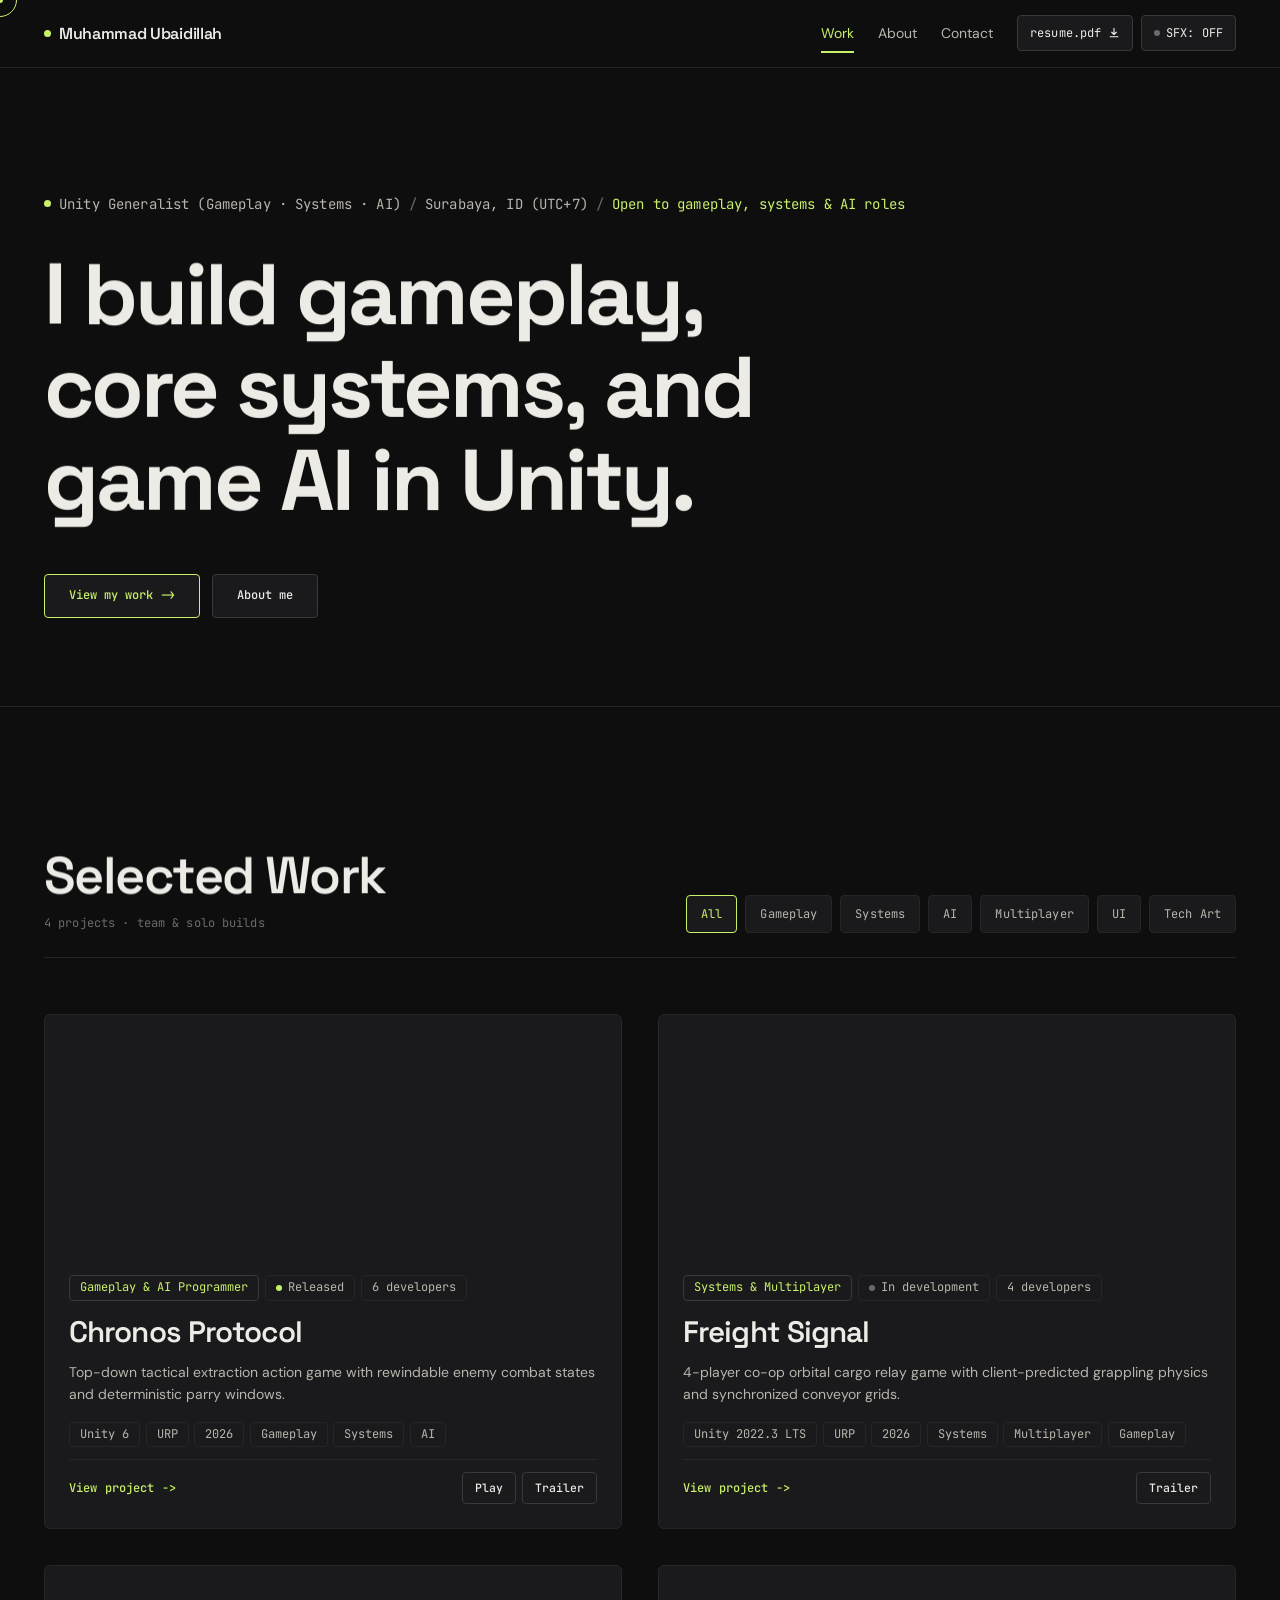
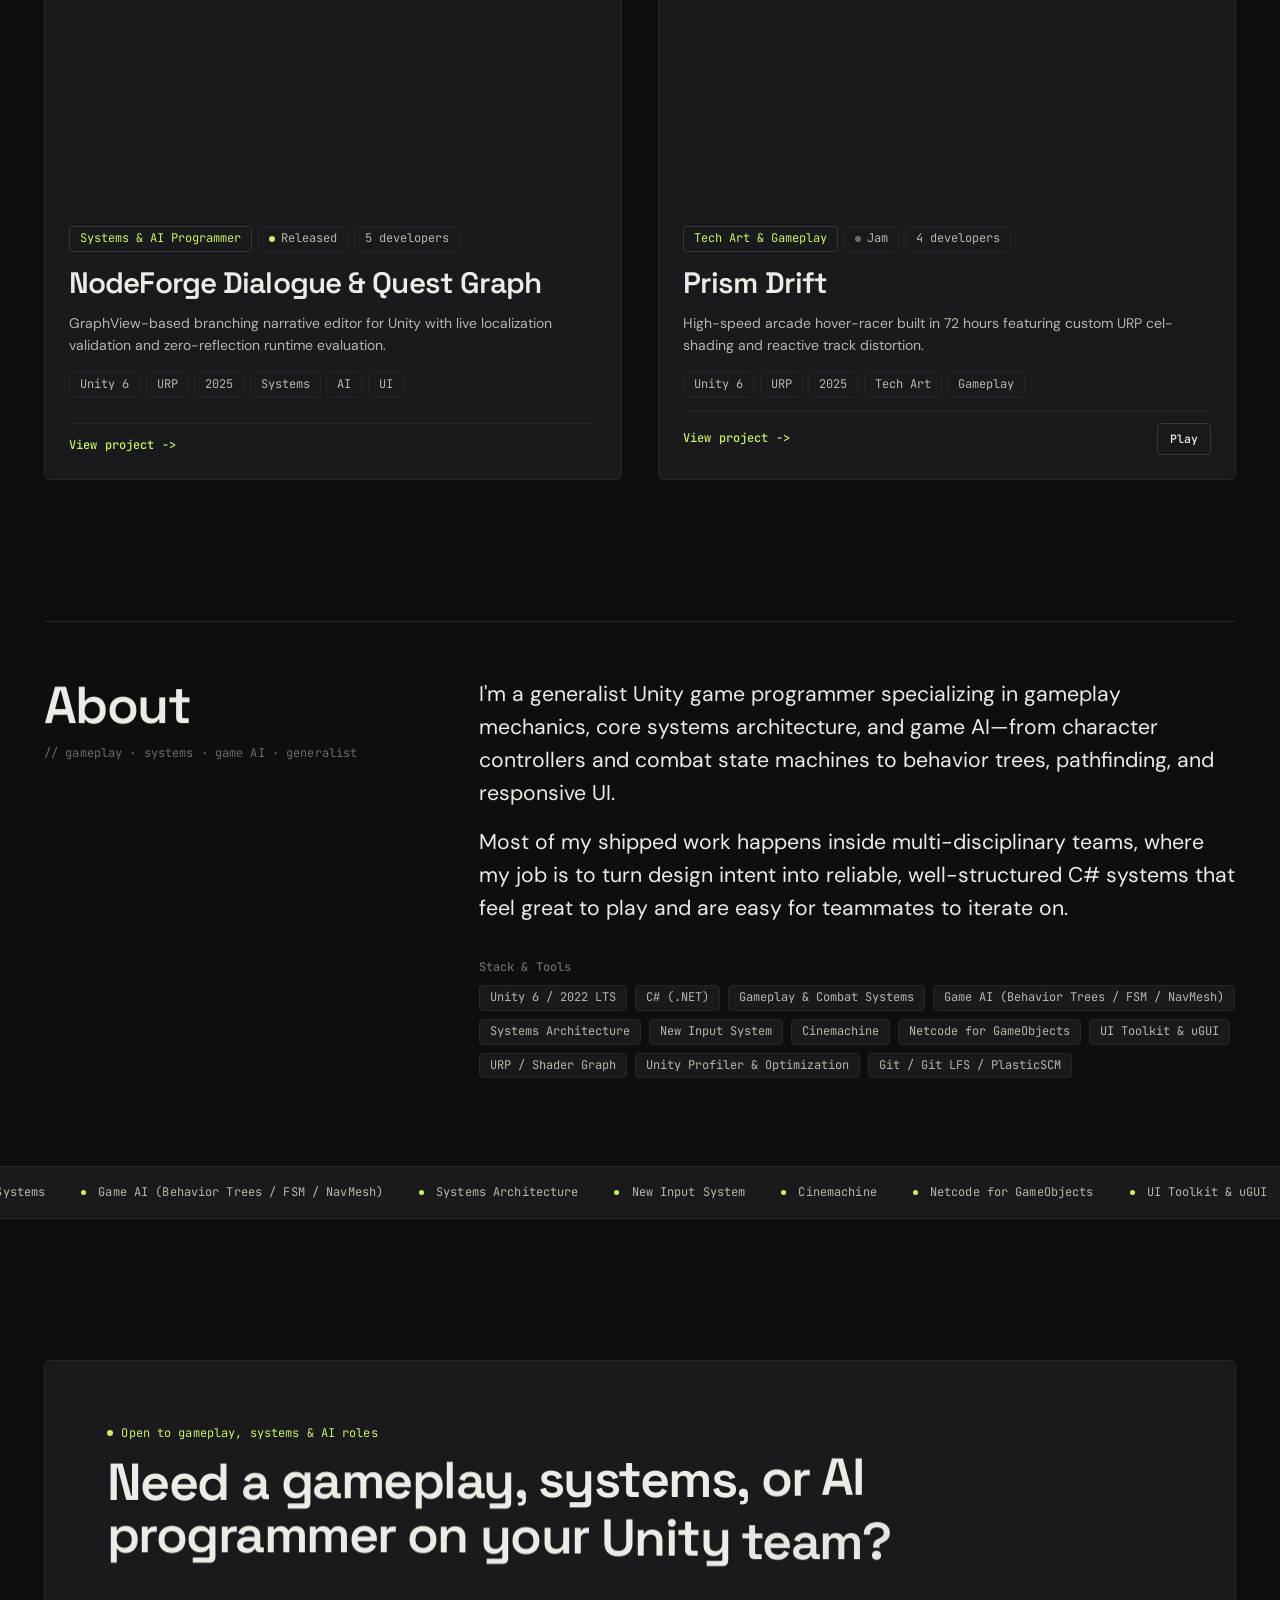
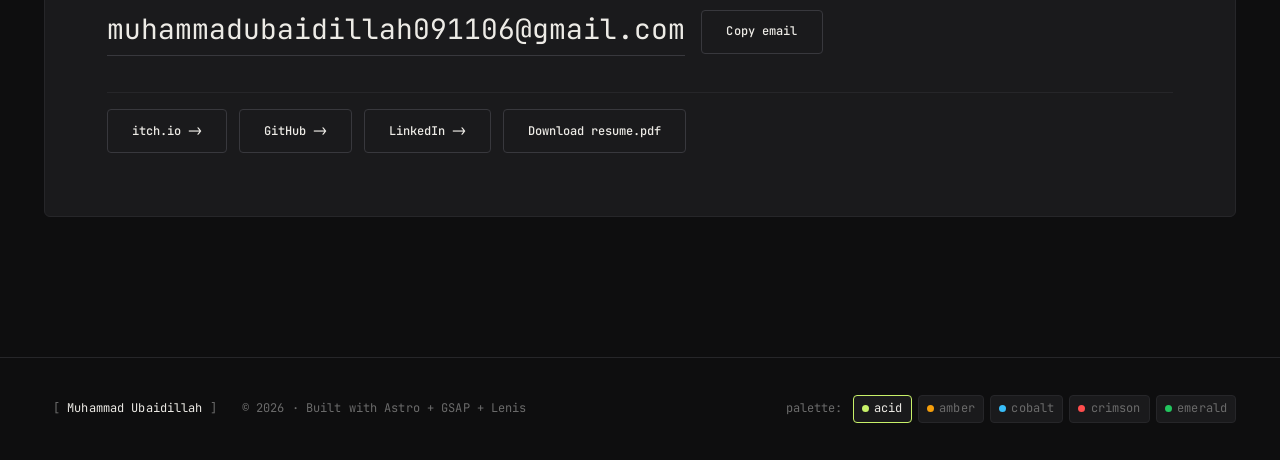
<file: index.html>
<!DOCTYPE html><html lang="en" data-theme="acid"> <head><meta charset="UTF-8"><meta name="viewport" content="width=device-width, initial-scale=1.0"><link rel="icon" type="image/svg+xml" href="/favicon.svg"><link rel="canonical" href="https://muhubaid-09.github.io/"><title>Muhammad Ubaidillah — Unity Gameplay, Systems &amp; AI Programmer</title><meta name="description" content="I build gameplay, core systems, and game AI in Unity."><!-- Open Graph / Social --><meta property="og:type" content="website"><meta property="og:url" content="https://muhubaid-09.github.io/"><meta property="og:title" content="Muhammad Ubaidillah — Unity Gameplay, Systems &#38; AI Programmer"><meta property="og:description" content="I build gameplay, core systems, and game AI in Unity."><meta property="og:image" content="/media/placeholders/hero-chronos.svg"><meta name="twitter:card" content="summary_large_image"><meta name="twitter:title" content="Muhammad Ubaidillah — Unity Gameplay, Systems &#38; AI Programmer"><meta name="twitter:description" content="I build gameplay, core systems, and game AI in Unity."><meta name="twitter:image" content="/media/placeholders/hero-chronos.svg"><!-- Google Fonts: Space Grotesk, DM Sans, JetBrains Mono (display=swap) --><link rel="preconnect" href="https://fonts.googleapis.com"><link rel="preconnect" href="https://fonts.gstatic.com" crossorigin><link href="https://fonts.googleapis.com/css2?family=DM+Sans:ital,opsz,wght@0,9..40,400;0,9..40,500;1,9..40,400&family=JetBrains+Mono:wght@400;500&family=Space+Grotesk:wght@500;600;700&display=swap" rel="stylesheet"><!-- Restore persisted color palette immediately to prevent flash --><script>
      (function () {
        try {
          var saved = localStorage.getItem('portfolio-theme');
          if (saved) document.documentElement.setAttribute('data-theme', saved);
        } catch (e) {}
      })();
    </script><meta name="astro-view-transitions-enabled" content="true"><meta name="astro-view-transitions-fallback" content="animate"><script type="module" src="/_astro/ClientRouter.astro_astro_type_script_index_0_lang.CbpIL6Cv.js"></script><link rel="stylesheet" href="/_astro/_slug_.DnzIb_zN.css">
<link rel="stylesheet" href="/_astro/index.B3Rw3OJc.css"><style>[data-astro-transition-scope="astro-3k55nfqt-1"] { view-transition-name: project-media-chronos-protocol; }@layer astro { ::view-transition-old(project-media-chronos-protocol) { 
	animation-duration: 180ms;
	animation-timing-function: cubic-bezier(0.76, 0, 0.24, 1);
	animation-fill-mode: both;
	animation-name: astroFadeOut; }::view-transition-new(project-media-chronos-protocol) { 
	animation-duration: 180ms;
	animation-timing-function: cubic-bezier(0.76, 0, 0.24, 1);
	animation-fill-mode: both;
	animation-name: astroFadeIn; }[data-astro-transition=back]::view-transition-old(project-media-chronos-protocol) { 
	animation-duration: 180ms;
	animation-timing-function: cubic-bezier(0.76, 0, 0.24, 1);
	animation-fill-mode: both;
	animation-name: astroFadeOut; }[data-astro-transition=back]::view-transition-new(project-media-chronos-protocol) { 
	animation-duration: 180ms;
	animation-timing-function: cubic-bezier(0.76, 0, 0.24, 1);
	animation-fill-mode: both;
	animation-name: astroFadeIn; } }[data-astro-transition-fallback="old"] [data-astro-transition-scope="astro-3k55nfqt-1"],
			[data-astro-transition-fallback="old"][data-astro-transition-scope="astro-3k55nfqt-1"] { 
	animation-duration: 180ms;
	animation-timing-function: cubic-bezier(0.76, 0, 0.24, 1);
	animation-fill-mode: both;
	animation-name: astroFadeOut; }[data-astro-transition-fallback="new"] [data-astro-transition-scope="astro-3k55nfqt-1"],
			[data-astro-transition-fallback="new"][data-astro-transition-scope="astro-3k55nfqt-1"] { 
	animation-duration: 180ms;
	animation-timing-function: cubic-bezier(0.76, 0, 0.24, 1);
	animation-fill-mode: both;
	animation-name: astroFadeIn; }[data-astro-transition=back][data-astro-transition-fallback="old"] [data-astro-transition-scope="astro-3k55nfqt-1"],
			[data-astro-transition=back][data-astro-transition-fallback="old"][data-astro-transition-scope="astro-3k55nfqt-1"] { 
	animation-duration: 180ms;
	animation-timing-function: cubic-bezier(0.76, 0, 0.24, 1);
	animation-fill-mode: both;
	animation-name: astroFadeOut; }[data-astro-transition=back][data-astro-transition-fallback="new"] [data-astro-transition-scope="astro-3k55nfqt-1"],
			[data-astro-transition=back][data-astro-transition-fallback="new"][data-astro-transition-scope="astro-3k55nfqt-1"] { 
	animation-duration: 180ms;
	animation-timing-function: cubic-bezier(0.76, 0, 0.24, 1);
	animation-fill-mode: both;
	animation-name: astroFadeIn; }</style><style>[data-astro-transition-scope="astro-3k55nfqt-2"] { view-transition-name: project-media-freight-signal-coop; }@layer astro { ::view-transition-old(project-media-freight-signal-coop) { 
	animation-duration: 180ms;
	animation-timing-function: cubic-bezier(0.76, 0, 0.24, 1);
	animation-fill-mode: both;
	animation-name: astroFadeOut; }::view-transition-new(project-media-freight-signal-coop) { 
	animation-duration: 180ms;
	animation-timing-function: cubic-bezier(0.76, 0, 0.24, 1);
	animation-fill-mode: both;
	animation-name: astroFadeIn; }[data-astro-transition=back]::view-transition-old(project-media-freight-signal-coop) { 
	animation-duration: 180ms;
	animation-timing-function: cubic-bezier(0.76, 0, 0.24, 1);
	animation-fill-mode: both;
	animation-name: astroFadeOut; }[data-astro-transition=back]::view-transition-new(project-media-freight-signal-coop) { 
	animation-duration: 180ms;
	animation-timing-function: cubic-bezier(0.76, 0, 0.24, 1);
	animation-fill-mode: both;
	animation-name: astroFadeIn; } }[data-astro-transition-fallback="old"] [data-astro-transition-scope="astro-3k55nfqt-2"],
			[data-astro-transition-fallback="old"][data-astro-transition-scope="astro-3k55nfqt-2"] { 
	animation-duration: 180ms;
	animation-timing-function: cubic-bezier(0.76, 0, 0.24, 1);
	animation-fill-mode: both;
	animation-name: astroFadeOut; }[data-astro-transition-fallback="new"] [data-astro-transition-scope="astro-3k55nfqt-2"],
			[data-astro-transition-fallback="new"][data-astro-transition-scope="astro-3k55nfqt-2"] { 
	animation-duration: 180ms;
	animation-timing-function: cubic-bezier(0.76, 0, 0.24, 1);
	animation-fill-mode: both;
	animation-name: astroFadeIn; }[data-astro-transition=back][data-astro-transition-fallback="old"] [data-astro-transition-scope="astro-3k55nfqt-2"],
			[data-astro-transition=back][data-astro-transition-fallback="old"][data-astro-transition-scope="astro-3k55nfqt-2"] { 
	animation-duration: 180ms;
	animation-timing-function: cubic-bezier(0.76, 0, 0.24, 1);
	animation-fill-mode: both;
	animation-name: astroFadeOut; }[data-astro-transition=back][data-astro-transition-fallback="new"] [data-astro-transition-scope="astro-3k55nfqt-2"],
			[data-astro-transition=back][data-astro-transition-fallback="new"][data-astro-transition-scope="astro-3k55nfqt-2"] { 
	animation-duration: 180ms;
	animation-timing-function: cubic-bezier(0.76, 0, 0.24, 1);
	animation-fill-mode: both;
	animation-name: astroFadeIn; }</style><style>[data-astro-transition-scope="astro-3k55nfqt-3"] { view-transition-name: project-media-nodeforge-dialogue-graph; }@layer astro { ::view-transition-old(project-media-nodeforge-dialogue-graph) { 
	animation-duration: 180ms;
	animation-timing-function: cubic-bezier(0.76, 0, 0.24, 1);
	animation-fill-mode: both;
	animation-name: astroFadeOut; }::view-transition-new(project-media-nodeforge-dialogue-graph) { 
	animation-duration: 180ms;
	animation-timing-function: cubic-bezier(0.76, 0, 0.24, 1);
	animation-fill-mode: both;
	animation-name: astroFadeIn; }[data-astro-transition=back]::view-transition-old(project-media-nodeforge-dialogue-graph) { 
	animation-duration: 180ms;
	animation-timing-function: cubic-bezier(0.76, 0, 0.24, 1);
	animation-fill-mode: both;
	animation-name: astroFadeOut; }[data-astro-transition=back]::view-transition-new(project-media-nodeforge-dialogue-graph) { 
	animation-duration: 180ms;
	animation-timing-function: cubic-bezier(0.76, 0, 0.24, 1);
	animation-fill-mode: both;
	animation-name: astroFadeIn; } }[data-astro-transition-fallback="old"] [data-astro-transition-scope="astro-3k55nfqt-3"],
			[data-astro-transition-fallback="old"][data-astro-transition-scope="astro-3k55nfqt-3"] { 
	animation-duration: 180ms;
	animation-timing-function: cubic-bezier(0.76, 0, 0.24, 1);
	animation-fill-mode: both;
	animation-name: astroFadeOut; }[data-astro-transition-fallback="new"] [data-astro-transition-scope="astro-3k55nfqt-3"],
			[data-astro-transition-fallback="new"][data-astro-transition-scope="astro-3k55nfqt-3"] { 
	animation-duration: 180ms;
	animation-timing-function: cubic-bezier(0.76, 0, 0.24, 1);
	animation-fill-mode: both;
	animation-name: astroFadeIn; }[data-astro-transition=back][data-astro-transition-fallback="old"] [data-astro-transition-scope="astro-3k55nfqt-3"],
			[data-astro-transition=back][data-astro-transition-fallback="old"][data-astro-transition-scope="astro-3k55nfqt-3"] { 
	animation-duration: 180ms;
	animation-timing-function: cubic-bezier(0.76, 0, 0.24, 1);
	animation-fill-mode: both;
	animation-name: astroFadeOut; }[data-astro-transition=back][data-astro-transition-fallback="new"] [data-astro-transition-scope="astro-3k55nfqt-3"],
			[data-astro-transition=back][data-astro-transition-fallback="new"][data-astro-transition-scope="astro-3k55nfqt-3"] { 
	animation-duration: 180ms;
	animation-timing-function: cubic-bezier(0.76, 0, 0.24, 1);
	animation-fill-mode: both;
	animation-name: astroFadeIn; }</style><style>[data-astro-transition-scope="astro-3k55nfqt-4"] { view-transition-name: project-media-prism-drift-jam; }@layer astro { ::view-transition-old(project-media-prism-drift-jam) { 
	animation-duration: 180ms;
	animation-timing-function: cubic-bezier(0.76, 0, 0.24, 1);
	animation-fill-mode: both;
	animation-name: astroFadeOut; }::view-transition-new(project-media-prism-drift-jam) { 
	animation-duration: 180ms;
	animation-timing-function: cubic-bezier(0.76, 0, 0.24, 1);
	animation-fill-mode: both;
	animation-name: astroFadeIn; }[data-astro-transition=back]::view-transition-old(project-media-prism-drift-jam) { 
	animation-duration: 180ms;
	animation-timing-function: cubic-bezier(0.76, 0, 0.24, 1);
	animation-fill-mode: both;
	animation-name: astroFadeOut; }[data-astro-transition=back]::view-transition-new(project-media-prism-drift-jam) { 
	animation-duration: 180ms;
	animation-timing-function: cubic-bezier(0.76, 0, 0.24, 1);
	animation-fill-mode: both;
	animation-name: astroFadeIn; } }[data-astro-transition-fallback="old"] [data-astro-transition-scope="astro-3k55nfqt-4"],
			[data-astro-transition-fallback="old"][data-astro-transition-scope="astro-3k55nfqt-4"] { 
	animation-duration: 180ms;
	animation-timing-function: cubic-bezier(0.76, 0, 0.24, 1);
	animation-fill-mode: both;
	animation-name: astroFadeOut; }[data-astro-transition-fallback="new"] [data-astro-transition-scope="astro-3k55nfqt-4"],
			[data-astro-transition-fallback="new"][data-astro-transition-scope="astro-3k55nfqt-4"] { 
	animation-duration: 180ms;
	animation-timing-function: cubic-bezier(0.76, 0, 0.24, 1);
	animation-fill-mode: both;
	animation-name: astroFadeIn; }[data-astro-transition=back][data-astro-transition-fallback="old"] [data-astro-transition-scope="astro-3k55nfqt-4"],
			[data-astro-transition=back][data-astro-transition-fallback="old"][data-astro-transition-scope="astro-3k55nfqt-4"] { 
	animation-duration: 180ms;
	animation-timing-function: cubic-bezier(0.76, 0, 0.24, 1);
	animation-fill-mode: both;
	animation-name: astroFadeOut; }[data-astro-transition=back][data-astro-transition-fallback="new"] [data-astro-transition-scope="astro-3k55nfqt-4"],
			[data-astro-transition=back][data-astro-transition-fallback="new"][data-astro-transition-scope="astro-3k55nfqt-4"] { 
	animation-duration: 180ms;
	animation-timing-function: cubic-bezier(0.76, 0, 0.24, 1);
	animation-fill-mode: both;
	animation-name: astroFadeIn; }</style></head> <body> <a class="skip-link" href="#main-content">Skip to main content</a> <!-- First-Visit Boot Screen & Persistent Custom Cursor --> <div class="boot-screen" id="boot-screen" aria-hidden="true" data-astro-cid-fko75tte> <div class="boot-screen__terminal mono" data-astro-cid-fko75tte> <p class="boot-line" id="boot-line-1" data-astro-cid-fko75tte>&gt; booting portfolio.exe</p> <p class="boot-line" id="boot-line-2" data-astro-cid-fko75tte>&gt; loading assets [<span id="boot-bar" data-astro-cid-fko75tte>----------</span>]</p> <p class="boot-line boot-line--ready" id="boot-line-3" data-astro-cid-fko75tte>&gt; ready</p> </div> </div> <!-- Self-contained, fail-safe inline boot script (never blocks the screen) --> <script>
  (function () {
    var bootEl = document.getElementById('boot-screen');
    if (!bootEl) return;

    function dismissImmediately() {
      bootEl.style.display = 'none';
      bootEl.remove();
    }

    try {
      var reduced = window.matchMedia('(prefers-reduced-motion: reduce)').matches;
      var alreadyBooted = sessionStorage.getItem('portfolio-booted') === '1';

      if (reduced || alreadyBooted) {
        dismissImmediately();
        return;
      }

      sessionStorage.setItem('portfolio-booted', '1');
    } catch (e) {}

    // Allow clicking anywhere on the boot screen to skip immediately
    bootEl.addEventListener('click', dismissImmediately);

    // Hard fail-safe: guarantee removal within 1.45s no matter what
    var hardFallback = setTimeout(dismissImmediately, 1450);

    var barEl = document.getElementById('boot-bar');
    var line2 = document.getElementById('boot-line-2');
    var line3 = document.getElementById('boot-line-3');

    if (line2) line2.style.opacity = '0';
    if (line3) line3.style.opacity = '0';

    var steps = ['###-------', '######----', '##########'];

    setTimeout(function () {
      if (line2) line2.style.opacity = '1';
    }, 100);

    steps.forEach(function (step, idx) {
      setTimeout(function () {
        if (barEl) barEl.textContent = step;
      }, 220 + idx * 140);
    });

    setTimeout(function () {
      if (line3) line3.style.opacity = '1';
    }, 680);

    setTimeout(function () {
      bootEl.classList.add('is-wiping');
    }, 820);

    setTimeout(function () {
      clearTimeout(hardFallback);
      dismissImmediately();
    }, 1350);
  })();
</script>  <div class="custom-cursor" id="custom-cursor" aria-hidden="true" data-astro-transition-persist="astro-4adv5l3q-5"> <div class="custom-cursor__dot" id="custom-cursor-dot"></div> <div class="custom-cursor__ring" id="custom-cursor-ring"> <span class="custom-cursor__label mono" id="custom-cursor-label"></span> </div> </div>  <!-- Top 2px Scroll Progress Bar (driven by ScrollTrigger in Phase 3) --> <div class="scroll-progress-track" aria-hidden="true"> <div class="scroll-progress-bar" id="scroll-progress-bar"></div> </div> <header class="site-header" id="site-header" data-astro-cid-dmqpwcec> <div class="container nav-inner" data-astro-cid-dmqpwcec> <!-- Left: Developer Name --> <a href="/" class="nav-brand" data-magnetic data-scramble="Muhammad Ubaidillah" data-astro-cid-dmqpwcec> <span class="nav-brand__dot" aria-hidden="true" data-astro-cid-dmqpwcec></span> <span class="nav-brand__text" data-astro-cid-dmqpwcec>Muhammad Ubaidillah</span> </a> <!-- Right: Links, Resume download, Sound toggle --> <nav class="nav-right" aria-label="Primary" data-astro-cid-dmqpwcec> <ul class="nav-links" id="nav-links" data-astro-cid-dmqpwcec> <li data-astro-cid-dmqpwcec> <a href="/#work" class="nav-link is-active" data-nav-key="work" data-magnetic data-scramble="Work" data-astro-cid-dmqpwcec>
Work
</a> </li> <li data-astro-cid-dmqpwcec> <a href="/#about" class="nav-link" data-nav-key="about" data-magnetic data-scramble="About" data-astro-cid-dmqpwcec>
About
</a> </li>  <li data-astro-cid-dmqpwcec> <a href="/#contact" class="nav-link" data-nav-key="contact" data-magnetic data-scramble="Contact" data-astro-cid-dmqpwcec>
Contact
</a> </li> </ul> <div class="nav-actions" data-astro-cid-dmqpwcec> <!-- Resume download button (mono "resume.pdf") --> <a href="/resume.pdf" download="resume.pdf" target="_blank" rel="noopener" class="nav-resume mono" data-magnetic aria-label="Download Resume PDF" data-astro-cid-dmqpwcec> <span data-astro-cid-dmqpwcec>resume.pdf</span> <svg width="12" height="12" viewBox="0 0 16 16" fill="none" aria-hidden="true" data-astro-cid-dmqpwcec> <path d="M8 2v8m0 0L5 7m3 3l3-3M3 13h10" stroke="currentColor" stroke-width="1.5" stroke-linecap="square" data-astro-cid-dmqpwcec></path> </svg> </a> <!-- Sound Toggle (OFF by default) --> <button type="button" class="nav-sound mono" id="sound-toggle" aria-pressed="false" aria-label="Toggle UI sound effects (currently off)" data-magnetic data-astro-cid-dmqpwcec> <span class="nav-sound__dot" aria-hidden="true" data-astro-cid-dmqpwcec></span> <span class="nav-sound__label" id="sound-toggle-label" data-astro-cid-dmqpwcec>SFX: OFF</span> </button> </div> </nav> </div> </header>  <div id="page-shake-wrapper"> <main id="main-content">  <section class="hero" id="top" aria-labelledby="hero-heading" data-astro-cid-bbe6dxrz> <div class="container hero-inner" data-astro-cid-bbe6dxrz> <!-- Mono Line: Unity / [location] / [availability] --> <p class="hero-meta mono" data-reveal data-astro-cid-bbe6dxrz> <!-- REPLACE: Update engine, location, and availability in src/data/site.ts --> <span class="hero-meta__dot" aria-hidden="true" data-astro-cid-bbe6dxrz></span> <span data-astro-cid-bbe6dxrz>Unity Generalist (Gameplay · Systems · AI)</span> <span class="hero-meta__sep" aria-hidden="true" data-astro-cid-bbe6dxrz>/</span> <span data-astro-cid-bbe6dxrz>Surabaya, ID (UTC+7)</span> <span class="hero-meta__sep" aria-hidden="true" data-astro-cid-bbe6dxrz>/</span> <span class="hero-meta__avail" data-astro-cid-bbe6dxrz>Open to gameplay, systems &amp; AI roles</span> </p> <!-- Huge Left-Aligned Pitch --> <h1 id="hero-heading" class="hero-pitch" data-split-heading data-astro-cid-bbe6dxrz> <!-- REPLACE: Update your one-line pitch in src/data/site.ts --> I build gameplay, core systems, and game AI in Unity. </h1> <!-- Clean Hero Shortcuts fitting the editorial dark-minimal design system --> <div class="hero-actions" data-reveal data-astro-cid-bbe6dxrz> <a href="#work" class="btn btn--primary" data-magnetic data-astro-cid-bbe6dxrz> <span data-astro-cid-bbe6dxrz>View my work</span> <span aria-hidden="true" data-astro-cid-bbe6dxrz>-&gt;</span> </a> <a href="#about" class="btn" data-magnetic data-astro-cid-bbe6dxrz> <span data-astro-cid-bbe6dxrz>About me</span> </a> </div> </div> </section>  <section class="work-section" id="work" aria-labelledby="work-heading" data-astro-cid-cam3p5ks> <div class="container" data-astro-cid-cam3p5ks> <div class="work-header" data-astro-cid-cam3p5ks> <div data-astro-cid-cam3p5ks> <h2 id="work-heading" class="work-title" data-split-heading data-astro-cid-cam3p5ks>Selected Work</h2> <p class="work-subtitle mono" data-astro-cid-cam3p5ks> 4 projects · team & solo builds
</p> </div> <!-- Filter Chips: All / Gameplay / Tools / UI / Multiplayer / Tech Art --> <div class="filter-bar" role="toolbar" aria-label="Filter projects by discipline" data-astro-cid-cam3p5ks> <button type="button" class="filter-chip mono is-active" data-filter-chip="all" aria-pressed="true" data-magnetic data-astro-cid-cam3p5ks>
All
</button> <button type="button" class="filter-chip mono" data-filter-chip="gameplay" aria-pressed="false" data-magnetic data-astro-cid-cam3p5ks> Gameplay </button><button type="button" class="filter-chip mono" data-filter-chip="systems" aria-pressed="false" data-magnetic data-astro-cid-cam3p5ks> Systems </button><button type="button" class="filter-chip mono" data-filter-chip="ai" aria-pressed="false" data-magnetic data-astro-cid-cam3p5ks> AI </button><button type="button" class="filter-chip mono" data-filter-chip="multiplayer" aria-pressed="false" data-magnetic data-astro-cid-cam3p5ks> Multiplayer </button><button type="button" class="filter-chip mono" data-filter-chip="ui" aria-pressed="false" data-magnetic data-astro-cid-cam3p5ks> UI </button><button type="button" class="filter-chip mono" data-filter-chip="tech art" aria-pressed="false" data-magnetic data-astro-cid-cam3p5ks> Tech Art </button> </div> </div> <!-- Vertical Alternating List --> <div class="work-list" id="work-list" data-astro-cid-cam3p5ks> <article class="project-card" data-project-card data-reveal data-slug="chronos-protocol" data-filters="Gameplay,Systems,AI" data-href="/work/chronos-protocol" data-popover-side="right" data-astro-cid-mspuyifq> <!-- Media Frame (Shared-Element Transition Target, compact 16:9 thumbnail) --> <div class="project-card__media-col" data-astro-cid-mspuyifq> <a href="/work/chronos-protocol" class="project-card__media-link" data-cursor="VIEW" aria-label="View Chronos Protocol case study" data-astro-cid-mspuyifq> <div class="project-card__media-frame" data-parallax-frame data-astro-cid-mspuyifq data-astro-transition-scope="astro-3k55nfqt-1"> <img src="/media/placeholders/hero-chronos.svg" alt="Chronos Protocol preview" loading="lazy" decoding="async" width="640" height="360" class="project-card__media" data-parallax-media data-astro-cid-mspuyifq> </div> </a> </div> <!-- Info Column --> <div class="project-card__body" data-astro-cid-mspuyifq> <!-- Top Meta: Role Badge + Status Tag (with accent dot for Released) --> <div class="project-card__badges" data-astro-cid-mspuyifq> <span class="tag tag--accent" data-card-chip data-astro-cid-mspuyifq>Gameplay &amp; AI Programmer</span> <span class="tag" data-card-chip data-astro-cid-mspuyifq> <span class="status-dot status-dot--released" aria-hidden="true" data-astro-cid-mspuyifq></span> <span data-astro-cid-mspuyifq>Released</span> </span> <span class="tag" data-card-chip data-astro-cid-mspuyifq>6 developers</span> </div> <!-- Title & Hook --> <h3 class="project-card__title" data-astro-cid-mspuyifq> <a href="/work/chronos-protocol" class="project-card__main-link" data-cursor="VIEW" data-astro-cid-mspuyifq> Chronos Protocol </a> </h3> <p class="project-card__hook" data-astro-cid-mspuyifq>Top-down tactical extraction action game with rewindable enemy combat states and deterministic parry windows.</p> <!-- Mono Technical Tags: Unity version, Render pipeline, Year, Filters --> <ul class="project-card__tags" aria-label="Technical specs" data-astro-cid-mspuyifq> <li class="tag" data-card-chip data-astro-cid-mspuyifq>Unity 6</li> <li class="tag" data-card-chip data-astro-cid-mspuyifq>URP</li> <li class="tag" data-card-chip data-astro-cid-mspuyifq>2026</li> <li class="tag" data-card-chip data-astro-cid-mspuyifq>Gameplay</li><li class="tag" data-card-chip data-astro-cid-mspuyifq>Systems</li><li class="tag" data-card-chip data-astro-cid-mspuyifq>AI</li> </ul> <!-- Footer Actions: View project -> plus separate Play and Trailer buttons --> <div class="project-card__actions" data-astro-cid-mspuyifq> <a href="/work/chronos-protocol" class="project-card__view mono" data-cursor="VIEW" data-astro-cid-mspuyifq>
View project -&gt;
</a> <div class="project-card__secondary-actions" data-astro-cid-mspuyifq> <a href="https://username.itch.io/chronos-protocol" target="_blank" rel="noopener noreferrer" class="btn project-card__action-btn" data-cursor="PLAY" data-stop-card-nav data-magnetic data-astro-cid-mspuyifq>
Play
</a> <button type="button" class="btn project-card__action-btn" data-trailer-btn data-trailer-url="https://www.youtube.com/embed/dQw4w9WgXcQ" data-trailer-title="Chronos Protocol — Trailer" data-stop-card-nav data-magnetic data-astro-cid-mspuyifq>
Trailer
</button> </div> </div> </div> <!-- itch.io-Style Hover Description Popover (Shows My Role + What I Did + Screenshots) --> <aside class="itch-popover itch-popover--right" aria-hidden="true" data-astro-cid-mspuyifq> <div class="itch-popover__arrow" data-astro-cid-mspuyifq></div> <div class="itch-popover__head" data-astro-cid-mspuyifq> <h4 class="itch-popover__title" data-astro-cid-mspuyifq>Chronos Protocol</h4> <p class="mono itch-popover__role" data-astro-cid-mspuyifq>Lead Gameplay &amp; Combat Systems Programmer</p> </div> <p class="itch-popover__summary" data-astro-cid-mspuyifq>Owned the player character controller, melee/ranged combat state machine, and the frame-ring buffer that allows players to rewind enemy positions by 3 seconds without desyncing physics or hitboxes.</p> <div class="itch-popover__what" data-astro-cid-mspuyifq> <span class="mono itch-popover__sublabel" data-astro-cid-mspuyifq>What I did:</span> <ul class="itch-popover__list" data-astro-cid-mspuyifq> <li data-astro-cid-mspuyifq>Built a sub-stepped kinematic 2.5D character controller with 110ms input buffering and ledge-snap forgiveness.</li><li data-astro-cid-mspuyifq>Implemented a zero-allocation circular state buffer recording 180 ticks of transform, velocity, and animator hashes per enemy.</li><li data-astro-cid-mspuyifq>Created a custom Unity Editor Timeline track for combat designers to author hitbox active frames, cancel windows, and camera impulse shakes visually.</li> </ul> </div> <div class="itch-popover__shots" data-astro-cid-mspuyifq> <img src="/media/placeholders/gal-chronos-1.svg" alt="Combat rewind debug gizmos showing 3-second trajectory trail" loading="lazy" decoding="async" width="320" height="180" data-astro-cid-mspuyifq><img src="/media/placeholders/gal-chronos-2.svg" alt="Custom Unity Editor window for authoring hitbox active frames" loading="lazy" decoding="async" width="320" height="180" data-astro-cid-mspuyifq> </div> <a href="/work/chronos-protocol" class="btn itch-popover__cta" tabindex="-1" data-astro-cid-mspuyifq> <span data-astro-cid-mspuyifq>Full breakdown</span> <span aria-hidden="true" data-astro-cid-mspuyifq>-&gt;</span> </a> </aside> </article> <article class="project-card" data-project-card data-reveal data-slug="freight-signal-coop" data-filters="Systems,Multiplayer,Gameplay" data-href="/work/freight-signal-coop" data-popover-side="left" data-astro-cid-mspuyifq> <!-- Media Frame (Shared-Element Transition Target, compact 16:9 thumbnail) --> <div class="project-card__media-col" data-astro-cid-mspuyifq> <a href="/work/freight-signal-coop" class="project-card__media-link" data-cursor="VIEW" aria-label="View Freight Signal case study" data-astro-cid-mspuyifq> <div class="project-card__media-frame" data-parallax-frame data-astro-cid-mspuyifq data-astro-transition-scope="astro-3k55nfqt-2"> <img src="/media/placeholders/hero-freight.svg" alt="Freight Signal preview" loading="lazy" decoding="async" width="640" height="360" class="project-card__media" data-parallax-media data-astro-cid-mspuyifq> </div> </a> </div> <!-- Info Column --> <div class="project-card__body" data-astro-cid-mspuyifq> <!-- Top Meta: Role Badge + Status Tag (with accent dot for Released) --> <div class="project-card__badges" data-astro-cid-mspuyifq> <span class="tag tag--accent" data-card-chip data-astro-cid-mspuyifq>Systems &amp; Multiplayer</span> <span class="tag" data-card-chip data-astro-cid-mspuyifq> <span class="status-dot" aria-hidden="true" data-astro-cid-mspuyifq></span> <span data-astro-cid-mspuyifq>In development</span> </span> <span class="tag" data-card-chip data-astro-cid-mspuyifq>4 developers</span> </div> <!-- Title & Hook --> <h3 class="project-card__title" data-astro-cid-mspuyifq> <a href="/work/freight-signal-coop" class="project-card__main-link" data-cursor="VIEW" data-astro-cid-mspuyifq> Freight Signal </a> </h3> <p class="project-card__hook" data-astro-cid-mspuyifq>4-player co-op orbital cargo relay game with client-predicted grappling physics and synchronized conveyor grids.</p> <!-- Mono Technical Tags: Unity version, Render pipeline, Year, Filters --> <ul class="project-card__tags" aria-label="Technical specs" data-astro-cid-mspuyifq> <li class="tag" data-card-chip data-astro-cid-mspuyifq>Unity 2022.3 LTS</li> <li class="tag" data-card-chip data-astro-cid-mspuyifq>URP</li> <li class="tag" data-card-chip data-astro-cid-mspuyifq>2026</li> <li class="tag" data-card-chip data-astro-cid-mspuyifq>Systems</li><li class="tag" data-card-chip data-astro-cid-mspuyifq>Multiplayer</li><li class="tag" data-card-chip data-astro-cid-mspuyifq>Gameplay</li> </ul> <!-- Footer Actions: View project -> plus separate Play and Trailer buttons --> <div class="project-card__actions" data-astro-cid-mspuyifq> <a href="/work/freight-signal-coop" class="project-card__view mono" data-cursor="VIEW" data-astro-cid-mspuyifq>
View project -&gt;
</a> <div class="project-card__secondary-actions" data-astro-cid-mspuyifq>  <button type="button" class="btn project-card__action-btn" data-trailer-btn data-trailer-url="https://www.youtube.com/embed/dQw4w9WgXcQ" data-trailer-title="Freight Signal — Trailer" data-stop-card-nav data-magnetic data-astro-cid-mspuyifq>
Trailer
</button> </div> </div> </div> <!-- itch.io-Style Hover Description Popover (Shows My Role + What I Did + Screenshots) --> <aside class="itch-popover itch-popover--left" aria-hidden="true" data-astro-cid-mspuyifq> <div class="itch-popover__arrow" data-astro-cid-mspuyifq></div> <div class="itch-popover__head" data-astro-cid-mspuyifq> <h4 class="itch-popover__title" data-astro-cid-mspuyifq>Freight Signal</h4> <p class="mono itch-popover__role" data-astro-cid-mspuyifq>Network &amp; Gameplay Programmer</p> </div> <p class="itch-popover__summary" data-astro-cid-mspuyifq>Architected the tick-based authority loop using Netcode for GameObjects, ensuring smooth cargo throwing, tether physics, and conveyor belt handoffs up to 160ms round-trip latency.</p> <div class="itch-popover__what" data-astro-cid-mspuyifq> <span class="mono itch-popover__sublabel" data-astro-cid-mspuyifq>What I did:</span> <ul class="itch-popover__list" data-astro-cid-mspuyifq> <li data-astro-cid-mspuyifq>Implemented client-side prediction and server reconciliation for player movement and magnetic cargo tethers.</li><li data-astro-cid-mspuyifq>Built a deterministic tick-driven conveyor grid where 200+ crates move in lockstep by syncing only seed ticks and switch bitmasks.</li><li data-astro-cid-mspuyifq>Designed an in-game ping and radial comms wheel with world-space screen-clamped markers.</li> </ul> </div> <div class="itch-popover__shots" data-astro-cid-mspuyifq> <img src="/media/placeholders/gal-freight-1.svg" alt="Split-screen ParrelSync debug test at 150ms simulated latency" loading="lazy" decoding="async" width="320" height="180" data-astro-cid-mspuyifq><img src="/media/placeholders/gal-freight-2.svg" alt="Conveyor grid bitmask overlay in Scene view" loading="lazy" decoding="async" width="320" height="180" data-astro-cid-mspuyifq> </div> <a href="/work/freight-signal-coop" class="btn itch-popover__cta" tabindex="-1" data-astro-cid-mspuyifq> <span data-astro-cid-mspuyifq>Full breakdown</span> <span aria-hidden="true" data-astro-cid-mspuyifq>-&gt;</span> </a> </aside> </article> <article class="project-card" data-project-card data-reveal data-slug="nodeforge-dialogue-graph" data-filters="Systems,AI,UI" data-href="/work/nodeforge-dialogue-graph" data-popover-side="right" data-astro-cid-mspuyifq> <!-- Media Frame (Shared-Element Transition Target, compact 16:9 thumbnail) --> <div class="project-card__media-col" data-astro-cid-mspuyifq> <a href="/work/nodeforge-dialogue-graph" class="project-card__media-link" data-cursor="VIEW" aria-label="View NodeForge Dialogue &#38; Quest Graph case study" data-astro-cid-mspuyifq> <div class="project-card__media-frame" data-parallax-frame data-astro-cid-mspuyifq data-astro-transition-scope="astro-3k55nfqt-3"> <img src="/media/placeholders/hero-nodeforge.svg" alt="NodeForge Dialogue &#38; Quest Graph preview" loading="lazy" decoding="async" width="640" height="360" class="project-card__media" data-parallax-media data-astro-cid-mspuyifq> </div> </a> </div> <!-- Info Column --> <div class="project-card__body" data-astro-cid-mspuyifq> <!-- Top Meta: Role Badge + Status Tag (with accent dot for Released) --> <div class="project-card__badges" data-astro-cid-mspuyifq> <span class="tag tag--accent" data-card-chip data-astro-cid-mspuyifq>Systems &amp; AI Programmer</span> <span class="tag" data-card-chip data-astro-cid-mspuyifq> <span class="status-dot status-dot--released" aria-hidden="true" data-astro-cid-mspuyifq></span> <span data-astro-cid-mspuyifq>Released</span> </span> <span class="tag" data-card-chip data-astro-cid-mspuyifq>5 developers</span> </div> <!-- Title & Hook --> <h3 class="project-card__title" data-astro-cid-mspuyifq> <a href="/work/nodeforge-dialogue-graph" class="project-card__main-link" data-cursor="VIEW" data-astro-cid-mspuyifq> NodeForge Dialogue &amp; Quest Graph </a> </h3> <p class="project-card__hook" data-astro-cid-mspuyifq>GraphView-based branching narrative editor for Unity with live localization validation and zero-reflection runtime evaluation.</p> <!-- Mono Technical Tags: Unity version, Render pipeline, Year, Filters --> <ul class="project-card__tags" aria-label="Technical specs" data-astro-cid-mspuyifq> <li class="tag" data-card-chip data-astro-cid-mspuyifq>Unity 6</li> <li class="tag" data-card-chip data-astro-cid-mspuyifq>URP</li> <li class="tag" data-card-chip data-astro-cid-mspuyifq>2025</li> <li class="tag" data-card-chip data-astro-cid-mspuyifq>Systems</li><li class="tag" data-card-chip data-astro-cid-mspuyifq>AI</li><li class="tag" data-card-chip data-astro-cid-mspuyifq>UI</li> </ul> <!-- Footer Actions: View project -> plus separate Play and Trailer buttons --> <div class="project-card__actions" data-astro-cid-mspuyifq> <a href="/work/nodeforge-dialogue-graph" class="project-card__view mono" data-cursor="VIEW" data-astro-cid-mspuyifq>
View project -&gt;
</a> <div class="project-card__secondary-actions" data-astro-cid-mspuyifq>   </div> </div> </div> <!-- itch.io-Style Hover Description Popover (Shows My Role + What I Did + Screenshots) --> <aside class="itch-popover itch-popover--right" aria-hidden="true" data-astro-cid-mspuyifq> <div class="itch-popover__arrow" data-astro-cid-mspuyifq></div> <div class="itch-popover__head" data-astro-cid-mspuyifq> <h4 class="itch-popover__title" data-astro-cid-mspuyifq>NodeForge Dialogue &amp; Quest Graph</h4> <p class="mono itch-popover__role" data-astro-cid-mspuyifq>Tools &amp; Pipeline Programmer</p> </div> <p class="itch-popover__summary" data-astro-cid-mspuyifq>Built an internal node-graph authoring suite and runtime interpreter for a narrative RPG team so writers could build branching quests, inspect variable conditions, and catch broken localization keys before entering Play Mode.</p> <div class="itch-popover__what" data-astro-cid-mspuyifq> <span class="mono itch-popover__sublabel" data-astro-cid-mspuyifq>What I did:</span> <ul class="itch-popover__list" data-astro-cid-mspuyifq> <li data-astro-cid-mspuyifq>Created a dockable GraphView editor window supporting dialogue nodes, blackboard condition branches, and event triggers.</li><li data-astro-cid-mspuyifq>Implemented a compile-time graph validator that flags orphaned nodes, missing voice-over clips, and invalid variable keys on asset save.</li><li data-astro-cid-mspuyifq>Serialized node graphs into flat contiguous ScriptableObject arrays for O(1) index jumps at runtime without reflection.</li> </ul> </div> <div class="itch-popover__shots" data-astro-cid-mspuyifq> <img src="/media/placeholders/gal-nodeforge-1.svg" alt="NodeForge GraphView window showing branching dialogue and condition nodes" loading="lazy" decoding="async" width="320" height="180" data-astro-cid-mspuyifq><img src="/media/placeholders/gal-nodeforge-2.svg" alt="Validation console listing missing localization keys with Ping buttons" loading="lazy" decoding="async" width="320" height="180" data-astro-cid-mspuyifq> </div> <a href="/work/nodeforge-dialogue-graph" class="btn itch-popover__cta" tabindex="-1" data-astro-cid-mspuyifq> <span data-astro-cid-mspuyifq>Full breakdown</span> <span aria-hidden="true" data-astro-cid-mspuyifq>-&gt;</span> </a> </aside> </article> <article class="project-card" data-project-card data-reveal data-slug="prism-drift-jam" data-filters="Tech Art,Gameplay" data-href="/work/prism-drift-jam" data-popover-side="left" data-astro-cid-mspuyifq> <!-- Media Frame (Shared-Element Transition Target, compact 16:9 thumbnail) --> <div class="project-card__media-col" data-astro-cid-mspuyifq> <a href="/work/prism-drift-jam" class="project-card__media-link" data-cursor="VIEW" aria-label="View Prism Drift case study" data-astro-cid-mspuyifq> <div class="project-card__media-frame" data-parallax-frame data-astro-cid-mspuyifq data-astro-transition-scope="astro-3k55nfqt-4"> <img src="/media/placeholders/hero-prism.svg" alt="Prism Drift preview" loading="lazy" decoding="async" width="640" height="360" class="project-card__media" data-parallax-media data-astro-cid-mspuyifq> </div> </a> </div> <!-- Info Column --> <div class="project-card__body" data-astro-cid-mspuyifq> <!-- Top Meta: Role Badge + Status Tag (with accent dot for Released) --> <div class="project-card__badges" data-astro-cid-mspuyifq> <span class="tag tag--accent" data-card-chip data-astro-cid-mspuyifq>Tech Art &amp; Gameplay</span> <span class="tag" data-card-chip data-astro-cid-mspuyifq> <span class="status-dot" aria-hidden="true" data-astro-cid-mspuyifq></span> <span data-astro-cid-mspuyifq>Jam</span> </span> <span class="tag" data-card-chip data-astro-cid-mspuyifq>4 developers</span> </div> <!-- Title & Hook --> <h3 class="project-card__title" data-astro-cid-mspuyifq> <a href="/work/prism-drift-jam" class="project-card__main-link" data-cursor="VIEW" data-astro-cid-mspuyifq> Prism Drift </a> </h3> <p class="project-card__hook" data-astro-cid-mspuyifq>High-speed arcade hover-racer built in 72 hours featuring custom URP cel-shading and reactive track distortion.</p> <!-- Mono Technical Tags: Unity version, Render pipeline, Year, Filters --> <ul class="project-card__tags" aria-label="Technical specs" data-astro-cid-mspuyifq> <li class="tag" data-card-chip data-astro-cid-mspuyifq>Unity 6</li> <li class="tag" data-card-chip data-astro-cid-mspuyifq>URP</li> <li class="tag" data-card-chip data-astro-cid-mspuyifq>2025</li> <li class="tag" data-card-chip data-astro-cid-mspuyifq>Tech Art</li><li class="tag" data-card-chip data-astro-cid-mspuyifq>Gameplay</li> </ul> <!-- Footer Actions: View project -> plus separate Play and Trailer buttons --> <div class="project-card__actions" data-astro-cid-mspuyifq> <a href="/work/prism-drift-jam" class="project-card__view mono" data-cursor="VIEW" data-astro-cid-mspuyifq>
View project -&gt;
</a> <div class="project-card__secondary-actions" data-astro-cid-mspuyifq> <a href="https://username.itch.io/prism-drift" target="_blank" rel="noopener noreferrer" class="btn project-card__action-btn" data-cursor="PLAY" data-stop-card-nav data-magnetic data-astro-cid-mspuyifq>
Play
</a>  </div> </div> </div> <!-- itch.io-Style Hover Description Popover (Shows My Role + What I Did + Screenshots) --> <aside class="itch-popover itch-popover--left" aria-hidden="true" data-astro-cid-mspuyifq> <div class="itch-popover__arrow" data-astro-cid-mspuyifq></div> <div class="itch-popover__head" data-astro-cid-mspuyifq> <h4 class="itch-popover__title" data-astro-cid-mspuyifq>Prism Drift</h4> <p class="mono itch-popover__role" data-astro-cid-mspuyifq>Gameplay &amp; Technical Art Programmer</p> </div> <p class="itch-popover__summary" data-astro-cid-mspuyifq>Built the 4-raycast hovercraft suspension physics and authored the custom URP screen-space speed-line pass and quantized cel shaders for a 72-hour game jam.</p> <div class="itch-popover__what" data-astro-cid-mspuyifq> <span class="mono itch-popover__sublabel" data-astro-cid-mspuyifq>What I did:</span> <ul class="itch-popover__list" data-astro-cid-mspuyifq> <li data-astro-cid-mspuyifq>Programmed a spring-damper 4-corner raycast hover controller that banks naturally into spline curves and boosts off track ramps.</li><li data-astro-cid-mspuyifq>Authored a custom URP Renderer Feature in HLSL/Shader Graph that drives radial speed lines and chromatic edge shift from normalized craft velocity.</li><li data-astro-cid-mspuyifq>Connected dynamic FMOD engine pitch and camera FOV kick directly to the drift-boost charge meter.</li> </ul> </div> <div class="itch-popover__shots" data-astro-cid-mspuyifq> <img src="/media/placeholders/gal-prism-1.svg" alt="Hovercraft drifting through neon canyon with suspension force vectors" loading="lazy" decoding="async" width="320" height="180" data-astro-cid-mspuyifq><img src="/media/placeholders/gal-prism-2.svg" alt="URP Shader Graph breakdown for quantized cel shading" loading="lazy" decoding="async" width="320" height="180" data-astro-cid-mspuyifq> </div> <a href="/work/prism-drift-jam" class="btn itch-popover__cta" tabindex="-1" data-astro-cid-mspuyifq> <span data-astro-cid-mspuyifq>Full breakdown</span> <span aria-hidden="true" data-astro-cid-mspuyifq>-&gt;</span> </a> </aside> </article>  </div> </div> <!-- Trailer Modal (FLIP target, Esc/backdrop closes, focus trap) --> <dialog class="trailer-modal" id="trailer-modal" aria-labelledby="trailer-modal-title" data-astro-cid-cam3p5ks> <div class="trailer-modal__backdrop" data-trailer-close data-astro-cid-cam3p5ks></div> <div class="trailer-modal__box" id="trailer-modal-box" data-astro-cid-cam3p5ks> <div class="trailer-modal__bar" data-astro-cid-cam3p5ks> <span class="mono trailer-modal__title" id="trailer-modal-title" data-astro-cid-cam3p5ks>Trailer</span> <button type="button" class="btn trailer-modal__close mono" data-trailer-close aria-label="Close trailer modal" data-astro-cid-cam3p5ks>
[ESC] Close
</button> </div> <div class="trailer-modal__frame" id="trailer-modal-frame" data-astro-cid-cam3p5ks></div> </div> </dialog> </section>  <section class="about-section" id="about" aria-labelledby="about-heading" data-astro-cid-x2lc2h5w> <div class="container" data-astro-cid-x2lc2h5w> <div class="about-grid" data-astro-cid-x2lc2h5w> <div class="about-left" data-astro-cid-x2lc2h5w> <h2 id="about-heading" class="about-title" data-split-heading data-astro-cid-x2lc2h5w>About</h2> <p class="mono about-tag" data-astro-cid-x2lc2h5w>// gameplay · systems · game AI · generalist</p> </div> <div class="about-right" data-reveal data-astro-cid-x2lc2h5w> <!-- REPLACE: Update your bio paragraphs in src/data/site.ts --> <div class="about-prose" data-astro-cid-x2lc2h5w> <p data-astro-cid-x2lc2h5w>I&#39;m a generalist Unity game programmer specializing in gameplay mechanics, core systems architecture, and game AI—from character controllers and combat state machines to behavior trees, pathfinding, and responsive UI.</p><p data-astro-cid-x2lc2h5w>Most of my shipped work happens inside multi-disciplinary teams, where my job is to turn design intent into reliable, well-structured C# systems that feel great to play and are easy for teammates to iterate on.</p> </div> <!-- Skills & Tools Mono List --> <div class="about-skills-block" data-astro-cid-x2lc2h5w> <h3 class="mono about-skills-heading" data-astro-cid-x2lc2h5w>Stack &amp; Tools</h3> <ul class="about-skills-list" aria-label="Technical skills and tools" data-astro-cid-x2lc2h5w> <li class="tag" data-astro-cid-x2lc2h5w>Unity 6 / 2022 LTS</li><li class="tag" data-astro-cid-x2lc2h5w>C# (.NET)</li><li class="tag" data-astro-cid-x2lc2h5w>Gameplay &amp; Combat Systems</li><li class="tag" data-astro-cid-x2lc2h5w>Game AI (Behavior Trees / FSM / NavMesh)</li><li class="tag" data-astro-cid-x2lc2h5w>Systems Architecture</li><li class="tag" data-astro-cid-x2lc2h5w>New Input System</li><li class="tag" data-astro-cid-x2lc2h5w>Cinemachine</li><li class="tag" data-astro-cid-x2lc2h5w>Netcode for GameObjects</li><li class="tag" data-astro-cid-x2lc2h5w>UI Toolkit &amp; uGUI</li><li class="tag" data-astro-cid-x2lc2h5w>URP / Shader Graph</li><li class="tag" data-astro-cid-x2lc2h5w>Unity Profiler &amp; Optimization</li><li class="tag" data-astro-cid-x2lc2h5w>Git / Git LFS / PlasticSCM</li> </ul> </div> </div> </div> </div> <!-- Velocity-Reactive Skills Marquee (Driven by Scroll Velocity in Phase 3) --> <div class="marquee-wrap" aria-hidden="true" data-astro-cid-x2lc2h5w> <div class="marquee-track mono" id="skills-marquee-track" data-astro-cid-x2lc2h5w> <span class="marquee-item" data-astro-cid-x2lc2h5w> <span class="marquee-dot" data-astro-cid-x2lc2h5w></span> <span data-astro-cid-x2lc2h5w>Unity 6 / 2022 LTS</span> </span><span class="marquee-item" data-astro-cid-x2lc2h5w> <span class="marquee-dot" data-astro-cid-x2lc2h5w></span> <span data-astro-cid-x2lc2h5w>C# (.NET)</span> </span><span class="marquee-item" data-astro-cid-x2lc2h5w> <span class="marquee-dot" data-astro-cid-x2lc2h5w></span> <span data-astro-cid-x2lc2h5w>Gameplay &amp; Combat Systems</span> </span><span class="marquee-item" data-astro-cid-x2lc2h5w> <span class="marquee-dot" data-astro-cid-x2lc2h5w></span> <span data-astro-cid-x2lc2h5w>Game AI (Behavior Trees / FSM / NavMesh)</span> </span><span class="marquee-item" data-astro-cid-x2lc2h5w> <span class="marquee-dot" data-astro-cid-x2lc2h5w></span> <span data-astro-cid-x2lc2h5w>Systems Architecture</span> </span><span class="marquee-item" data-astro-cid-x2lc2h5w> <span class="marquee-dot" data-astro-cid-x2lc2h5w></span> <span data-astro-cid-x2lc2h5w>New Input System</span> </span><span class="marquee-item" data-astro-cid-x2lc2h5w> <span class="marquee-dot" data-astro-cid-x2lc2h5w></span> <span data-astro-cid-x2lc2h5w>Cinemachine</span> </span><span class="marquee-item" data-astro-cid-x2lc2h5w> <span class="marquee-dot" data-astro-cid-x2lc2h5w></span> <span data-astro-cid-x2lc2h5w>Netcode for GameObjects</span> </span><span class="marquee-item" data-astro-cid-x2lc2h5w> <span class="marquee-dot" data-astro-cid-x2lc2h5w></span> <span data-astro-cid-x2lc2h5w>UI Toolkit &amp; uGUI</span> </span><span class="marquee-item" data-astro-cid-x2lc2h5w> <span class="marquee-dot" data-astro-cid-x2lc2h5w></span> <span data-astro-cid-x2lc2h5w>URP / Shader Graph</span> </span><span class="marquee-item" data-astro-cid-x2lc2h5w> <span class="marquee-dot" data-astro-cid-x2lc2h5w></span> <span data-astro-cid-x2lc2h5w>Unity Profiler &amp; Optimization</span> </span><span class="marquee-item" data-astro-cid-x2lc2h5w> <span class="marquee-dot" data-astro-cid-x2lc2h5w></span> <span data-astro-cid-x2lc2h5w>Git / Git LFS / PlasticSCM</span> </span><span class="marquee-item" data-astro-cid-x2lc2h5w> <span class="marquee-dot" data-astro-cid-x2lc2h5w></span> <span data-astro-cid-x2lc2h5w>Unity 6 / 2022 LTS</span> </span><span class="marquee-item" data-astro-cid-x2lc2h5w> <span class="marquee-dot" data-astro-cid-x2lc2h5w></span> <span data-astro-cid-x2lc2h5w>C# (.NET)</span> </span><span class="marquee-item" data-astro-cid-x2lc2h5w> <span class="marquee-dot" data-astro-cid-x2lc2h5w></span> <span data-astro-cid-x2lc2h5w>Gameplay &amp; Combat Systems</span> </span><span class="marquee-item" data-astro-cid-x2lc2h5w> <span class="marquee-dot" data-astro-cid-x2lc2h5w></span> <span data-astro-cid-x2lc2h5w>Game AI (Behavior Trees / FSM / NavMesh)</span> </span><span class="marquee-item" data-astro-cid-x2lc2h5w> <span class="marquee-dot" data-astro-cid-x2lc2h5w></span> <span data-astro-cid-x2lc2h5w>Systems Architecture</span> </span><span class="marquee-item" data-astro-cid-x2lc2h5w> <span class="marquee-dot" data-astro-cid-x2lc2h5w></span> <span data-astro-cid-x2lc2h5w>New Input System</span> </span><span class="marquee-item" data-astro-cid-x2lc2h5w> <span class="marquee-dot" data-astro-cid-x2lc2h5w></span> <span data-astro-cid-x2lc2h5w>Cinemachine</span> </span><span class="marquee-item" data-astro-cid-x2lc2h5w> <span class="marquee-dot" data-astro-cid-x2lc2h5w></span> <span data-astro-cid-x2lc2h5w>Netcode for GameObjects</span> </span><span class="marquee-item" data-astro-cid-x2lc2h5w> <span class="marquee-dot" data-astro-cid-x2lc2h5w></span> <span data-astro-cid-x2lc2h5w>UI Toolkit &amp; uGUI</span> </span><span class="marquee-item" data-astro-cid-x2lc2h5w> <span class="marquee-dot" data-astro-cid-x2lc2h5w></span> <span data-astro-cid-x2lc2h5w>URP / Shader Graph</span> </span><span class="marquee-item" data-astro-cid-x2lc2h5w> <span class="marquee-dot" data-astro-cid-x2lc2h5w></span> <span data-astro-cid-x2lc2h5w>Unity Profiler &amp; Optimization</span> </span><span class="marquee-item" data-astro-cid-x2lc2h5w> <span class="marquee-dot" data-astro-cid-x2lc2h5w></span> <span data-astro-cid-x2lc2h5w>Git / Git LFS / PlasticSCM</span> </span> </div> </div> </section>  <section class="contact-section" id="contact" aria-labelledby="contact-heading" data-astro-cid-jjagjrbk> <div class="container" data-astro-cid-jjagjrbk> <div class="contact-box" data-reveal data-astro-cid-jjagjrbk> <div class="contact-header" data-astro-cid-jjagjrbk> <p class="mono contact-status" data-astro-cid-jjagjrbk> <span class="status-dot status-dot--released" aria-hidden="true" data-astro-cid-jjagjrbk></span> <span data-astro-cid-jjagjrbk>Open to gameplay, systems &amp; AI roles</span> </p> <h2 id="contact-heading" class="contact-title" data-split-heading data-astro-cid-jjagjrbk>
Need a gameplay, systems, or AI programmer on your Unity team?
</h2> </div> <!-- Direct Email + Copy Button --> <div class="contact-email-row" data-astro-cid-jjagjrbk> <!-- REPLACE: Update your email in src/data/site.ts --> <a href="mailto:muhammadubaidillah091106@gmail.com" class="contact-email" data-scramble="muhammadubaidillah091106@gmail.com" data-astro-cid-jjagjrbk> muhammadubaidillah091106@gmail.com </a> <button type="button" class="btn mono" id="copy-email-btn" data-email="muhammadubaidillah091106@gmail.com" data-magnetic data-astro-cid-jjagjrbk>
Copy email
</button> </div> <!-- External Profile Links & Resume --> <div class="contact-links" data-astro-cid-jjagjrbk> <a href="https://muhubaid-09.itch.io" target="_blank" rel="noopener noreferrer" class="btn" data-magnetic data-scramble="itch.io ->" data-astro-cid-jjagjrbk>
itch.io -&gt;
</a> <a href="https://github.com/MuhUbaid-09" target="_blank" rel="noopener noreferrer" class="btn" data-magnetic data-scramble="GitHub ->" data-astro-cid-jjagjrbk>
GitHub -&gt;
</a> <a href="https://linkedin.com/in/muhammad-ubaidillah" target="_blank" rel="noopener noreferrer" class="btn" data-magnetic data-scramble="LinkedIn ->" data-astro-cid-jjagjrbk>
LinkedIn -&gt;
</a> <a href="/resume.pdf" download="resume.pdf" target="_blank" rel="noopener" class="btn" data-magnetic data-astro-cid-jjagjrbk>
Download resume.pdf
</a> </div> </div> </div> </section> <script type="module">function e(){const t=document.getElementById("copy-email-btn");t&&t.addEventListener("click",async()=>{const n=t.dataset.email||"";try{await navigator.clipboard.writeText(n);const a=t.textContent;t.textContent="Copied!",setTimeout(()=>{t.textContent=a},2e3)}catch{}})}e();document.addEventListener("astro:page-load",e);</script>   </main> <footer class="site-footer" data-astro-cid-sz7xmlte> <div class="container footer-inner" data-astro-cid-sz7xmlte> <div class="footer-left" data-astro-cid-sz7xmlte> <button type="button" class="footer-logo mono" id="footer-easter-trigger" title="Click 5 times..." aria-label="Muhammad Ubaidillah — click 5 times for easter egg" data-astro-cid-sz7xmlte> <span class="footer-logo__bracket" data-astro-cid-sz7xmlte>[</span> <span data-astro-cid-sz7xmlte>Muhammad Ubaidillah</span> <span class="footer-logo__bracket" data-astro-cid-sz7xmlte>]</span> </button> <span class="footer-copy mono" data-astro-cid-sz7xmlte>© 2026 · Built with Astro + GSAP + Lenis</span> </div> <!-- Swappable Color Palette Selector (allows instant palette switching) --> <div class="footer-palettes" role="group" aria-label="Color palette selector" data-astro-cid-sz7xmlte> <span class="mono footer-palettes__label" data-astro-cid-sz7xmlte>palette:</span> <button type="button" class="palette-chip mono" data-theme-btn="acid" aria-label="Switch to Acid palette" data-astro-cid-sz7xmlte> <span class="palette-chip__swatch" style="background-color: #C8F169;" data-astro-cid-sz7xmlte></span> <span data-astro-cid-sz7xmlte>acid</span> </button><button type="button" class="palette-chip mono" data-theme-btn="amber" aria-label="Switch to Amber palette" data-astro-cid-sz7xmlte> <span class="palette-chip__swatch" style="background-color: #F59E0B;" data-astro-cid-sz7xmlte></span> <span data-astro-cid-sz7xmlte>amber</span> </button><button type="button" class="palette-chip mono" data-theme-btn="cobalt" aria-label="Switch to Cobalt palette" data-astro-cid-sz7xmlte> <span class="palette-chip__swatch" style="background-color: #38BDF8;" data-astro-cid-sz7xmlte></span> <span data-astro-cid-sz7xmlte>cobalt</span> </button><button type="button" class="palette-chip mono" data-theme-btn="crimson" aria-label="Switch to Crimson palette" data-astro-cid-sz7xmlte> <span class="palette-chip__swatch" style="background-color: #FF4D4D;" data-astro-cid-sz7xmlte></span> <span data-astro-cid-sz7xmlte>crimson</span> </button><button type="button" class="palette-chip mono" data-theme-btn="emerald" aria-label="Switch to Emerald palette" data-astro-cid-sz7xmlte> <span class="palette-chip__swatch" style="background-color: #22C55E;" data-astro-cid-sz7xmlte></span> <span data-astro-cid-sz7xmlte>emerald</span> </button> </div> </div> </footer> <script type="module">function o(){const a=document.querySelectorAll("[data-theme-btn]"),c=e=>{a.forEach(t=>{const n=t.dataset.themeBtn===e;t.classList.toggle("is-active",n),t.setAttribute("aria-pressed",String(n))})},s=document.documentElement.getAttribute("data-theme")||"acid";c(s),a.forEach(e=>{e.addEventListener("click",()=>{const t=e.dataset.themeBtn||"acid";document.documentElement.setAttribute("data-theme",t);try{localStorage.setItem("portfolio-theme",t)}catch{}c(t)})})}o();document.addEventListener("astro:page-load",o);</script>  </div> <script type="module" src="/_astro/BaseLayout.astro_astro_type_script_index_0_lang.Kn-tO8Q1.js"></script> </body> </html>
</file>
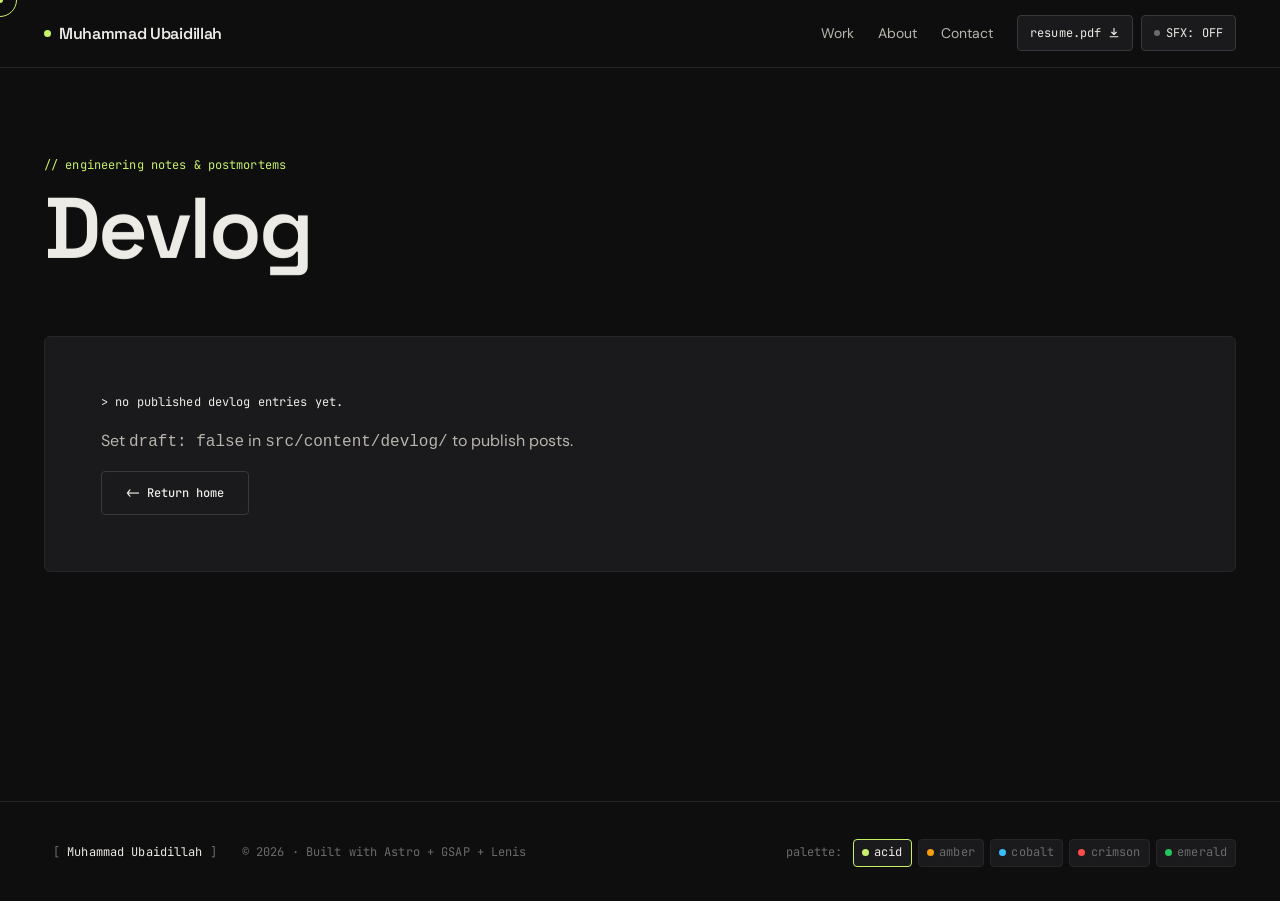
<file: devlog/index.html>
<!DOCTYPE html><html lang="en" data-theme="acid"> <head><meta charset="UTF-8"><meta name="viewport" content="width=device-width, initial-scale=1.0"><link rel="icon" type="image/svg+xml" href="/favicon.svg"><link rel="canonical" href="https://muhubaid-09.github.io/devlog/"><title>Devlog — Engineering Notes</title><meta name="description" content="I build gameplay, core systems, and game AI in Unity."><!-- Open Graph / Social --><meta property="og:type" content="website"><meta property="og:url" content="https://muhubaid-09.github.io/devlog/"><meta property="og:title" content="Devlog — Engineering Notes"><meta property="og:description" content="I build gameplay, core systems, and game AI in Unity."><meta property="og:image" content="/media/placeholders/hero-chronos.svg"><meta name="twitter:card" content="summary_large_image"><meta name="twitter:title" content="Devlog — Engineering Notes"><meta name="twitter:description" content="I build gameplay, core systems, and game AI in Unity."><meta name="twitter:image" content="/media/placeholders/hero-chronos.svg"><!-- Google Fonts: Space Grotesk, DM Sans, JetBrains Mono (display=swap) --><link rel="preconnect" href="https://fonts.googleapis.com"><link rel="preconnect" href="https://fonts.gstatic.com" crossorigin><link href="https://fonts.googleapis.com/css2?family=DM+Sans:ital,opsz,wght@0,9..40,400;0,9..40,500;1,9..40,400&family=JetBrains+Mono:wght@400;500&family=Space+Grotesk:wght@500;600;700&display=swap" rel="stylesheet"><!-- Restore persisted color palette immediately to prevent flash --><script>
      (function () {
        try {
          var saved = localStorage.getItem('portfolio-theme');
          if (saved) document.documentElement.setAttribute('data-theme', saved);
        } catch (e) {}
      })();
    </script><meta name="astro-view-transitions-enabled" content="true"><meta name="astro-view-transitions-fallback" content="animate"><script type="module" src="/_astro/ClientRouter.astro_astro_type_script_index_0_lang.CbpIL6Cv.js"></script><link rel="stylesheet" href="/_astro/_slug_.DnzIb_zN.css">
<style>.devlog-index[data-astro-cid-52x7k4lb]{padding-block:var(--space-3xl);display:flex;flex-direction:column;gap:var(--space-2xl)}.devlog-kicker[data-astro-cid-52x7k4lb]{color:var(--accent);margin-bottom:var(--space-xs)}.devlog-title[data-astro-cid-52x7k4lb]{font-size:var(--text-hero)}.devlog-empty[data-astro-cid-52x7k4lb]{padding:var(--space-2xl);background-color:var(--surface);border:var(--rule);border-radius:var(--radius-md);display:flex;flex-direction:column;align-items:flex-start;gap:var(--space-md)}.devlog-empty__sub[data-astro-cid-52x7k4lb]{color:var(--text-secondary)}.devlog-list[data-astro-cid-52x7k4lb]{list-style:none;padding:0;display:grid;gap:var(--space-lg)}.devlog-card__link[data-astro-cid-52x7k4lb]{display:flex;flex-direction:column;gap:var(--space-xs);padding:var(--space-xl);background-color:var(--surface);border:var(--rule);border-radius:var(--radius-md);transition:border-color var(--dur-fast) var(--ease-out)}.devlog-card__link[data-astro-cid-52x7k4lb]:hover{border-color:var(--accent)}.devlog-card__date[data-astro-cid-52x7k4lb]{color:var(--accent)}.devlog-card__title[data-astro-cid-52x7k4lb]{font-size:var(--text-h3)}.devlog-card__summary[data-astro-cid-52x7k4lb]{color:var(--text-secondary)}
</style></head> <body> <a class="skip-link" href="#main-content">Skip to main content</a> <!-- First-Visit Boot Screen & Persistent Custom Cursor --> <div class="boot-screen" id="boot-screen" aria-hidden="true" data-astro-cid-fko75tte> <div class="boot-screen__terminal mono" data-astro-cid-fko75tte> <p class="boot-line" id="boot-line-1" data-astro-cid-fko75tte>&gt; booting portfolio.exe</p> <p class="boot-line" id="boot-line-2" data-astro-cid-fko75tte>&gt; loading assets [<span id="boot-bar" data-astro-cid-fko75tte>----------</span>]</p> <p class="boot-line boot-line--ready" id="boot-line-3" data-astro-cid-fko75tte>&gt; ready</p> </div> </div> <!-- Self-contained, fail-safe inline boot script (never blocks the screen) --> <script>
  (function () {
    var bootEl = document.getElementById('boot-screen');
    if (!bootEl) return;

    function dismissImmediately() {
      bootEl.style.display = 'none';
      bootEl.remove();
    }

    try {
      var reduced = window.matchMedia('(prefers-reduced-motion: reduce)').matches;
      var alreadyBooted = sessionStorage.getItem('portfolio-booted') === '1';

      if (reduced || alreadyBooted) {
        dismissImmediately();
        return;
      }

      sessionStorage.setItem('portfolio-booted', '1');
    } catch (e) {}

    // Allow clicking anywhere on the boot screen to skip immediately
    bootEl.addEventListener('click', dismissImmediately);

    // Hard fail-safe: guarantee removal within 1.45s no matter what
    var hardFallback = setTimeout(dismissImmediately, 1450);

    var barEl = document.getElementById('boot-bar');
    var line2 = document.getElementById('boot-line-2');
    var line3 = document.getElementById('boot-line-3');

    if (line2) line2.style.opacity = '0';
    if (line3) line3.style.opacity = '0';

    var steps = ['###-------', '######----', '##########'];

    setTimeout(function () {
      if (line2) line2.style.opacity = '1';
    }, 100);

    steps.forEach(function (step, idx) {
      setTimeout(function () {
        if (barEl) barEl.textContent = step;
      }, 220 + idx * 140);
    });

    setTimeout(function () {
      if (line3) line3.style.opacity = '1';
    }, 680);

    setTimeout(function () {
      bootEl.classList.add('is-wiping');
    }, 820);

    setTimeout(function () {
      clearTimeout(hardFallback);
      dismissImmediately();
    }, 1350);
  })();
</script>  <div class="custom-cursor" id="custom-cursor" aria-hidden="true" data-astro-transition-persist="astro-4adv5l3q-1"> <div class="custom-cursor__dot" id="custom-cursor-dot"></div> <div class="custom-cursor__ring" id="custom-cursor-ring"> <span class="custom-cursor__label mono" id="custom-cursor-label"></span> </div> </div>  <!-- Top 2px Scroll Progress Bar (driven by ScrollTrigger in Phase 3) --> <div class="scroll-progress-track" aria-hidden="true"> <div class="scroll-progress-bar" id="scroll-progress-bar"></div> </div> <header class="site-header" id="site-header" data-astro-cid-dmqpwcec> <div class="container nav-inner" data-astro-cid-dmqpwcec> <!-- Left: Developer Name --> <a href="/" class="nav-brand" data-magnetic data-scramble="Muhammad Ubaidillah" data-astro-cid-dmqpwcec> <span class="nav-brand__dot" aria-hidden="true" data-astro-cid-dmqpwcec></span> <span class="nav-brand__text" data-astro-cid-dmqpwcec>Muhammad Ubaidillah</span> </a> <!-- Right: Links, Resume download, Sound toggle --> <nav class="nav-right" aria-label="Primary" data-astro-cid-dmqpwcec> <ul class="nav-links" id="nav-links" data-astro-cid-dmqpwcec> <li data-astro-cid-dmqpwcec> <a href="/#work" class="nav-link" data-nav-key="work" data-magnetic data-scramble="Work" data-astro-cid-dmqpwcec>
Work
</a> </li> <li data-astro-cid-dmqpwcec> <a href="/#about" class="nav-link" data-nav-key="about" data-magnetic data-scramble="About" data-astro-cid-dmqpwcec>
About
</a> </li>  <li data-astro-cid-dmqpwcec> <a href="/#contact" class="nav-link" data-nav-key="contact" data-magnetic data-scramble="Contact" data-astro-cid-dmqpwcec>
Contact
</a> </li> </ul> <div class="nav-actions" data-astro-cid-dmqpwcec> <!-- Resume download button (mono "resume.pdf") --> <a href="/resume.pdf" download="resume.pdf" target="_blank" rel="noopener" class="nav-resume mono" data-magnetic aria-label="Download Resume PDF" data-astro-cid-dmqpwcec> <span data-astro-cid-dmqpwcec>resume.pdf</span> <svg width="12" height="12" viewBox="0 0 16 16" fill="none" aria-hidden="true" data-astro-cid-dmqpwcec> <path d="M8 2v8m0 0L5 7m3 3l3-3M3 13h10" stroke="currentColor" stroke-width="1.5" stroke-linecap="square" data-astro-cid-dmqpwcec></path> </svg> </a> <!-- Sound Toggle (OFF by default) --> <button type="button" class="nav-sound mono" id="sound-toggle" aria-pressed="false" aria-label="Toggle UI sound effects (currently off)" data-magnetic data-astro-cid-dmqpwcec> <span class="nav-sound__dot" aria-hidden="true" data-astro-cid-dmqpwcec></span> <span class="nav-sound__label" id="sound-toggle-label" data-astro-cid-dmqpwcec>SFX: OFF</span> </button> </div> </nav> </div> </header>  <div id="page-shake-wrapper"> <main id="main-content">  <section class="devlog-index container" data-astro-cid-52x7k4lb> <header class="devlog-header" data-astro-cid-52x7k4lb> <p class="mono devlog-kicker" data-astro-cid-52x7k4lb>// engineering notes &amp; postmortems</p> <h1 class="devlog-title" data-split-heading data-astro-cid-52x7k4lb>Devlog</h1> </header> <div class="devlog-empty" data-astro-cid-52x7k4lb> <p class="mono" data-astro-cid-52x7k4lb>&gt; no published devlog entries yet.</p> <p class="devlog-empty__sub" data-astro-cid-52x7k4lb>
Set <code data-astro-cid-52x7k4lb>draft: false</code> in <code data-astro-cid-52x7k4lb>src/content/devlog/</code> to publish posts.
</p> <a href="/" class="btn" data-astro-cid-52x7k4lb>&lt;- Return home</a> </div> </section>  </main> <footer class="site-footer" data-astro-cid-sz7xmlte> <div class="container footer-inner" data-astro-cid-sz7xmlte> <div class="footer-left" data-astro-cid-sz7xmlte> <button type="button" class="footer-logo mono" id="footer-easter-trigger" title="Click 5 times..." aria-label="Muhammad Ubaidillah — click 5 times for easter egg" data-astro-cid-sz7xmlte> <span class="footer-logo__bracket" data-astro-cid-sz7xmlte>[</span> <span data-astro-cid-sz7xmlte>Muhammad Ubaidillah</span> <span class="footer-logo__bracket" data-astro-cid-sz7xmlte>]</span> </button> <span class="footer-copy mono" data-astro-cid-sz7xmlte>© 2026 · Built with Astro + GSAP + Lenis</span> </div> <!-- Swappable Color Palette Selector (allows instant palette switching) --> <div class="footer-palettes" role="group" aria-label="Color palette selector" data-astro-cid-sz7xmlte> <span class="mono footer-palettes__label" data-astro-cid-sz7xmlte>palette:</span> <button type="button" class="palette-chip mono" data-theme-btn="acid" aria-label="Switch to Acid palette" data-astro-cid-sz7xmlte> <span class="palette-chip__swatch" style="background-color: #C8F169;" data-astro-cid-sz7xmlte></span> <span data-astro-cid-sz7xmlte>acid</span> </button><button type="button" class="palette-chip mono" data-theme-btn="amber" aria-label="Switch to Amber palette" data-astro-cid-sz7xmlte> <span class="palette-chip__swatch" style="background-color: #F59E0B;" data-astro-cid-sz7xmlte></span> <span data-astro-cid-sz7xmlte>amber</span> </button><button type="button" class="palette-chip mono" data-theme-btn="cobalt" aria-label="Switch to Cobalt palette" data-astro-cid-sz7xmlte> <span class="palette-chip__swatch" style="background-color: #38BDF8;" data-astro-cid-sz7xmlte></span> <span data-astro-cid-sz7xmlte>cobalt</span> </button><button type="button" class="palette-chip mono" data-theme-btn="crimson" aria-label="Switch to Crimson palette" data-astro-cid-sz7xmlte> <span class="palette-chip__swatch" style="background-color: #FF4D4D;" data-astro-cid-sz7xmlte></span> <span data-astro-cid-sz7xmlte>crimson</span> </button><button type="button" class="palette-chip mono" data-theme-btn="emerald" aria-label="Switch to Emerald palette" data-astro-cid-sz7xmlte> <span class="palette-chip__swatch" style="background-color: #22C55E;" data-astro-cid-sz7xmlte></span> <span data-astro-cid-sz7xmlte>emerald</span> </button> </div> </div> </footer> <script type="module">function o(){const a=document.querySelectorAll("[data-theme-btn]"),c=e=>{a.forEach(t=>{const n=t.dataset.themeBtn===e;t.classList.toggle("is-active",n),t.setAttribute("aria-pressed",String(n))})},s=document.documentElement.getAttribute("data-theme")||"acid";c(s),a.forEach(e=>{e.addEventListener("click",()=>{const t=e.dataset.themeBtn||"acid";document.documentElement.setAttribute("data-theme",t);try{localStorage.setItem("portfolio-theme",t)}catch{}c(t)})})}o();document.addEventListener("astro:page-load",o);</script>  </div> <script type="module" src="/_astro/BaseLayout.astro_astro_type_script_index_0_lang.Kn-tO8Q1.js"></script> </body> </html>
</file>
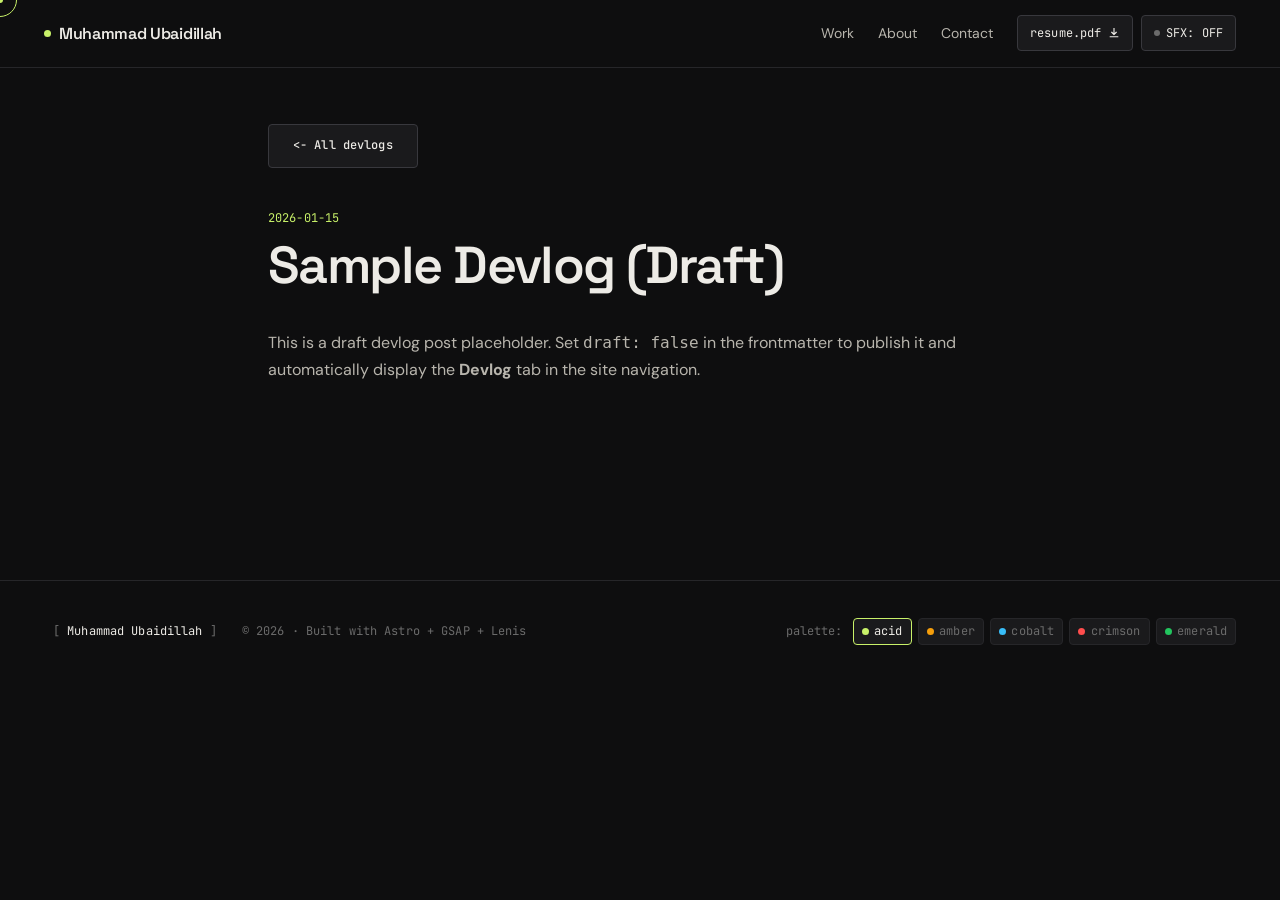
<file: devlog/00-sample-draft/index.html>
<!DOCTYPE html><html lang="en" data-theme="acid"> <head><meta charset="UTF-8"><meta name="viewport" content="width=device-width, initial-scale=1.0"><link rel="icon" type="image/svg+xml" href="/favicon.svg"><link rel="canonical" href="https://muhubaid-09.github.io/devlog/00-sample-draft/"><title>Sample Devlog (Draft) — Devlog</title><meta name="description" content="<!-- REPLACE: Set draft: false or add a new .md file in src/content/devlog/ to reveal the Devlog link in the navigation bar. -->"><!-- Open Graph / Social --><meta property="og:type" content="website"><meta property="og:url" content="https://muhubaid-09.github.io/devlog/00-sample-draft/"><meta property="og:title" content="Sample Devlog (Draft) — Devlog"><meta property="og:description" content="<!-- REPLACE: Set draft: false or add a new .md file in src/content/devlog/ to reveal the Devlog link in the navigation bar. -->"><meta property="og:image" content="/media/placeholders/hero-chronos.svg"><meta name="twitter:card" content="summary_large_image"><meta name="twitter:title" content="Sample Devlog (Draft) — Devlog"><meta name="twitter:description" content="<!-- REPLACE: Set draft: false or add a new .md file in src/content/devlog/ to reveal the Devlog link in the navigation bar. -->"><meta name="twitter:image" content="/media/placeholders/hero-chronos.svg"><!-- Google Fonts: Space Grotesk, DM Sans, JetBrains Mono (display=swap) --><link rel="preconnect" href="https://fonts.googleapis.com"><link rel="preconnect" href="https://fonts.gstatic.com" crossorigin><link href="https://fonts.googleapis.com/css2?family=DM+Sans:ital,opsz,wght@0,9..40,400;0,9..40,500;1,9..40,400&family=JetBrains+Mono:wght@400;500&family=Space+Grotesk:wght@500;600;700&display=swap" rel="stylesheet"><!-- Restore persisted color palette immediately to prevent flash --><script>
      (function () {
        try {
          var saved = localStorage.getItem('portfolio-theme');
          if (saved) document.documentElement.setAttribute('data-theme', saved);
        } catch (e) {}
      })();
    </script><meta name="astro-view-transitions-enabled" content="true"><meta name="astro-view-transitions-fallback" content="animate"><script type="module" src="/_astro/ClientRouter.astro_astro_type_script_index_0_lang.CbpIL6Cv.js"></script><link rel="stylesheet" href="/_astro/_slug_.DnzIb_zN.css">
<style>.devlog-post[data-astro-cid-uhaqmce5]{padding-block:var(--space-2xl);max-width:52rem;display:flex;flex-direction:column;align-items:flex-start;gap:var(--space-xl)}.devlog-post__date[data-astro-cid-uhaqmce5]{color:var(--accent)}.devlog-post__title[data-astro-cid-uhaqmce5]{font-size:var(--text-h2);margin-top:var(--space-xs)}.devlog-post__content[data-astro-cid-uhaqmce5]{color:var(--text-secondary);line-height:1.7}
</style></head> <body> <a class="skip-link" href="#main-content">Skip to main content</a> <!-- First-Visit Boot Screen & Persistent Custom Cursor --> <div class="boot-screen" id="boot-screen" aria-hidden="true" data-astro-cid-fko75tte> <div class="boot-screen__terminal mono" data-astro-cid-fko75tte> <p class="boot-line" id="boot-line-1" data-astro-cid-fko75tte>&gt; booting portfolio.exe</p> <p class="boot-line" id="boot-line-2" data-astro-cid-fko75tte>&gt; loading assets [<span id="boot-bar" data-astro-cid-fko75tte>----------</span>]</p> <p class="boot-line boot-line--ready" id="boot-line-3" data-astro-cid-fko75tte>&gt; ready</p> </div> </div> <!-- Self-contained, fail-safe inline boot script (never blocks the screen) --> <script>
  (function () {
    var bootEl = document.getElementById('boot-screen');
    if (!bootEl) return;

    function dismissImmediately() {
      bootEl.style.display = 'none';
      bootEl.remove();
    }

    try {
      var reduced = window.matchMedia('(prefers-reduced-motion: reduce)').matches;
      var alreadyBooted = sessionStorage.getItem('portfolio-booted') === '1';

      if (reduced || alreadyBooted) {
        dismissImmediately();
        return;
      }

      sessionStorage.setItem('portfolio-booted', '1');
    } catch (e) {}

    // Allow clicking anywhere on the boot screen to skip immediately
    bootEl.addEventListener('click', dismissImmediately);

    // Hard fail-safe: guarantee removal within 1.45s no matter what
    var hardFallback = setTimeout(dismissImmediately, 1450);

    var barEl = document.getElementById('boot-bar');
    var line2 = document.getElementById('boot-line-2');
    var line3 = document.getElementById('boot-line-3');

    if (line2) line2.style.opacity = '0';
    if (line3) line3.style.opacity = '0';

    var steps = ['###-------', '######----', '##########'];

    setTimeout(function () {
      if (line2) line2.style.opacity = '1';
    }, 100);

    steps.forEach(function (step, idx) {
      setTimeout(function () {
        if (barEl) barEl.textContent = step;
      }, 220 + idx * 140);
    });

    setTimeout(function () {
      if (line3) line3.style.opacity = '1';
    }, 680);

    setTimeout(function () {
      bootEl.classList.add('is-wiping');
    }, 820);

    setTimeout(function () {
      clearTimeout(hardFallback);
      dismissImmediately();
    }, 1350);
  })();
</script>  <div class="custom-cursor" id="custom-cursor" aria-hidden="true" data-astro-transition-persist="astro-4adv5l3q-1"> <div class="custom-cursor__dot" id="custom-cursor-dot"></div> <div class="custom-cursor__ring" id="custom-cursor-ring"> <span class="custom-cursor__label mono" id="custom-cursor-label"></span> </div> </div>  <!-- Top 2px Scroll Progress Bar (driven by ScrollTrigger in Phase 3) --> <div class="scroll-progress-track" aria-hidden="true"> <div class="scroll-progress-bar" id="scroll-progress-bar"></div> </div> <header class="site-header" id="site-header" data-astro-cid-dmqpwcec> <div class="container nav-inner" data-astro-cid-dmqpwcec> <!-- Left: Developer Name --> <a href="/" class="nav-brand" data-magnetic data-scramble="Muhammad Ubaidillah" data-astro-cid-dmqpwcec> <span class="nav-brand__dot" aria-hidden="true" data-astro-cid-dmqpwcec></span> <span class="nav-brand__text" data-astro-cid-dmqpwcec>Muhammad Ubaidillah</span> </a> <!-- Right: Links, Resume download, Sound toggle --> <nav class="nav-right" aria-label="Primary" data-astro-cid-dmqpwcec> <ul class="nav-links" id="nav-links" data-astro-cid-dmqpwcec> <li data-astro-cid-dmqpwcec> <a href="/#work" class="nav-link" data-nav-key="work" data-magnetic data-scramble="Work" data-astro-cid-dmqpwcec>
Work
</a> </li> <li data-astro-cid-dmqpwcec> <a href="/#about" class="nav-link" data-nav-key="about" data-magnetic data-scramble="About" data-astro-cid-dmqpwcec>
About
</a> </li>  <li data-astro-cid-dmqpwcec> <a href="/#contact" class="nav-link" data-nav-key="contact" data-magnetic data-scramble="Contact" data-astro-cid-dmqpwcec>
Contact
</a> </li> </ul> <div class="nav-actions" data-astro-cid-dmqpwcec> <!-- Resume download button (mono "resume.pdf") --> <a href="/resume.pdf" download="resume.pdf" target="_blank" rel="noopener" class="nav-resume mono" data-magnetic aria-label="Download Resume PDF" data-astro-cid-dmqpwcec> <span data-astro-cid-dmqpwcec>resume.pdf</span> <svg width="12" height="12" viewBox="0 0 16 16" fill="none" aria-hidden="true" data-astro-cid-dmqpwcec> <path d="M8 2v8m0 0L5 7m3 3l3-3M3 13h10" stroke="currentColor" stroke-width="1.5" stroke-linecap="square" data-astro-cid-dmqpwcec></path> </svg> </a> <!-- Sound Toggle (OFF by default) --> <button type="button" class="nav-sound mono" id="sound-toggle" aria-pressed="false" aria-label="Toggle UI sound effects (currently off)" data-magnetic data-astro-cid-dmqpwcec> <span class="nav-sound__dot" aria-hidden="true" data-astro-cid-dmqpwcec></span> <span class="nav-sound__label" id="sound-toggle-label" data-astro-cid-dmqpwcec>SFX: OFF</span> </button> </div> </nav> </div> </header>  <div id="page-shake-wrapper"> <main id="main-content">  <article class="devlog-post container" data-astro-cid-uhaqmce5> <a href="/devlog" class="btn mono" data-astro-cid-uhaqmce5>&lt;- All devlogs</a> <header class="devlog-post__header" data-astro-cid-uhaqmce5> <span class="mono devlog-post__date" data-astro-cid-uhaqmce5>2026-01-15</span> <h1 class="devlog-post__title" data-astro-cid-uhaqmce5>Sample Devlog (Draft)</h1> </header> <div class="devlog-post__content" data-astro-cid-uhaqmce5> <!-- REPLACE: Write your devlog post in Markdown here. Because draft is set to true, the Devlog tab stays hidden from the navbar until you publish at least one post with draft: false. -->
<p>This is a draft devlog post placeholder. Set <code>draft: false</code> in the frontmatter to publish it and automatically display the <strong>Devlog</strong> tab in the site navigation.</p> </div> </article>  </main> <footer class="site-footer" data-astro-cid-sz7xmlte> <div class="container footer-inner" data-astro-cid-sz7xmlte> <div class="footer-left" data-astro-cid-sz7xmlte> <button type="button" class="footer-logo mono" id="footer-easter-trigger" title="Click 5 times..." aria-label="Muhammad Ubaidillah — click 5 times for easter egg" data-astro-cid-sz7xmlte> <span class="footer-logo__bracket" data-astro-cid-sz7xmlte>[</span> <span data-astro-cid-sz7xmlte>Muhammad Ubaidillah</span> <span class="footer-logo__bracket" data-astro-cid-sz7xmlte>]</span> </button> <span class="footer-copy mono" data-astro-cid-sz7xmlte>© 2026 · Built with Astro + GSAP + Lenis</span> </div> <!-- Swappable Color Palette Selector (allows instant palette switching) --> <div class="footer-palettes" role="group" aria-label="Color palette selector" data-astro-cid-sz7xmlte> <span class="mono footer-palettes__label" data-astro-cid-sz7xmlte>palette:</span> <button type="button" class="palette-chip mono" data-theme-btn="acid" aria-label="Switch to Acid palette" data-astro-cid-sz7xmlte> <span class="palette-chip__swatch" style="background-color: #C8F169;" data-astro-cid-sz7xmlte></span> <span data-astro-cid-sz7xmlte>acid</span> </button><button type="button" class="palette-chip mono" data-theme-btn="amber" aria-label="Switch to Amber palette" data-astro-cid-sz7xmlte> <span class="palette-chip__swatch" style="background-color: #F59E0B;" data-astro-cid-sz7xmlte></span> <span data-astro-cid-sz7xmlte>amber</span> </button><button type="button" class="palette-chip mono" data-theme-btn="cobalt" aria-label="Switch to Cobalt palette" data-astro-cid-sz7xmlte> <span class="palette-chip__swatch" style="background-color: #38BDF8;" data-astro-cid-sz7xmlte></span> <span data-astro-cid-sz7xmlte>cobalt</span> </button><button type="button" class="palette-chip mono" data-theme-btn="crimson" aria-label="Switch to Crimson palette" data-astro-cid-sz7xmlte> <span class="palette-chip__swatch" style="background-color: #FF4D4D;" data-astro-cid-sz7xmlte></span> <span data-astro-cid-sz7xmlte>crimson</span> </button><button type="button" class="palette-chip mono" data-theme-btn="emerald" aria-label="Switch to Emerald palette" data-astro-cid-sz7xmlte> <span class="palette-chip__swatch" style="background-color: #22C55E;" data-astro-cid-sz7xmlte></span> <span data-astro-cid-sz7xmlte>emerald</span> </button> </div> </div> </footer> <script type="module">function o(){const a=document.querySelectorAll("[data-theme-btn]"),c=e=>{a.forEach(t=>{const n=t.dataset.themeBtn===e;t.classList.toggle("is-active",n),t.setAttribute("aria-pressed",String(n))})},s=document.documentElement.getAttribute("data-theme")||"acid";c(s),a.forEach(e=>{e.addEventListener("click",()=>{const t=e.dataset.themeBtn||"acid";document.documentElement.setAttribute("data-theme",t);try{localStorage.setItem("portfolio-theme",t)}catch{}c(t)})})}o();document.addEventListener("astro:page-load",o);</script>  </div> <script type="module" src="/_astro/BaseLayout.astro_astro_type_script_index_0_lang.Kn-tO8Q1.js"></script> </body> </html>
</file>
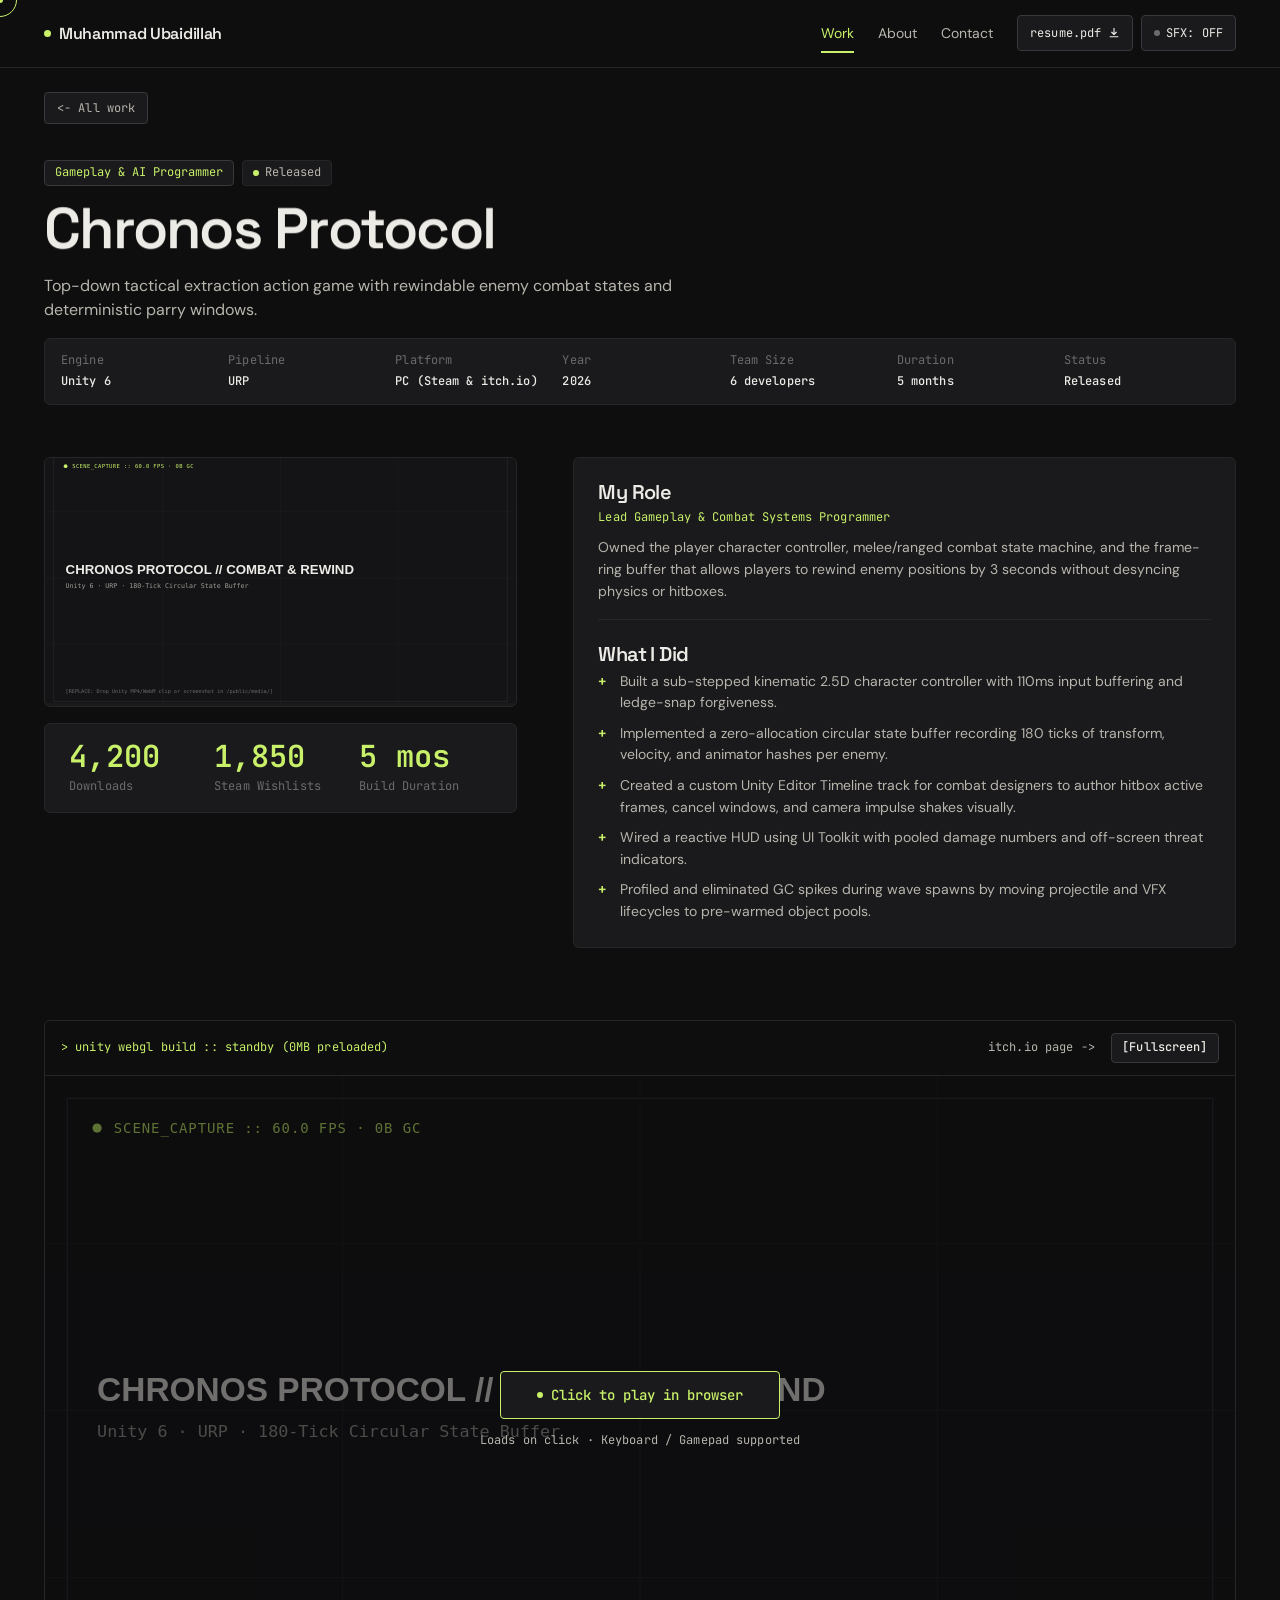
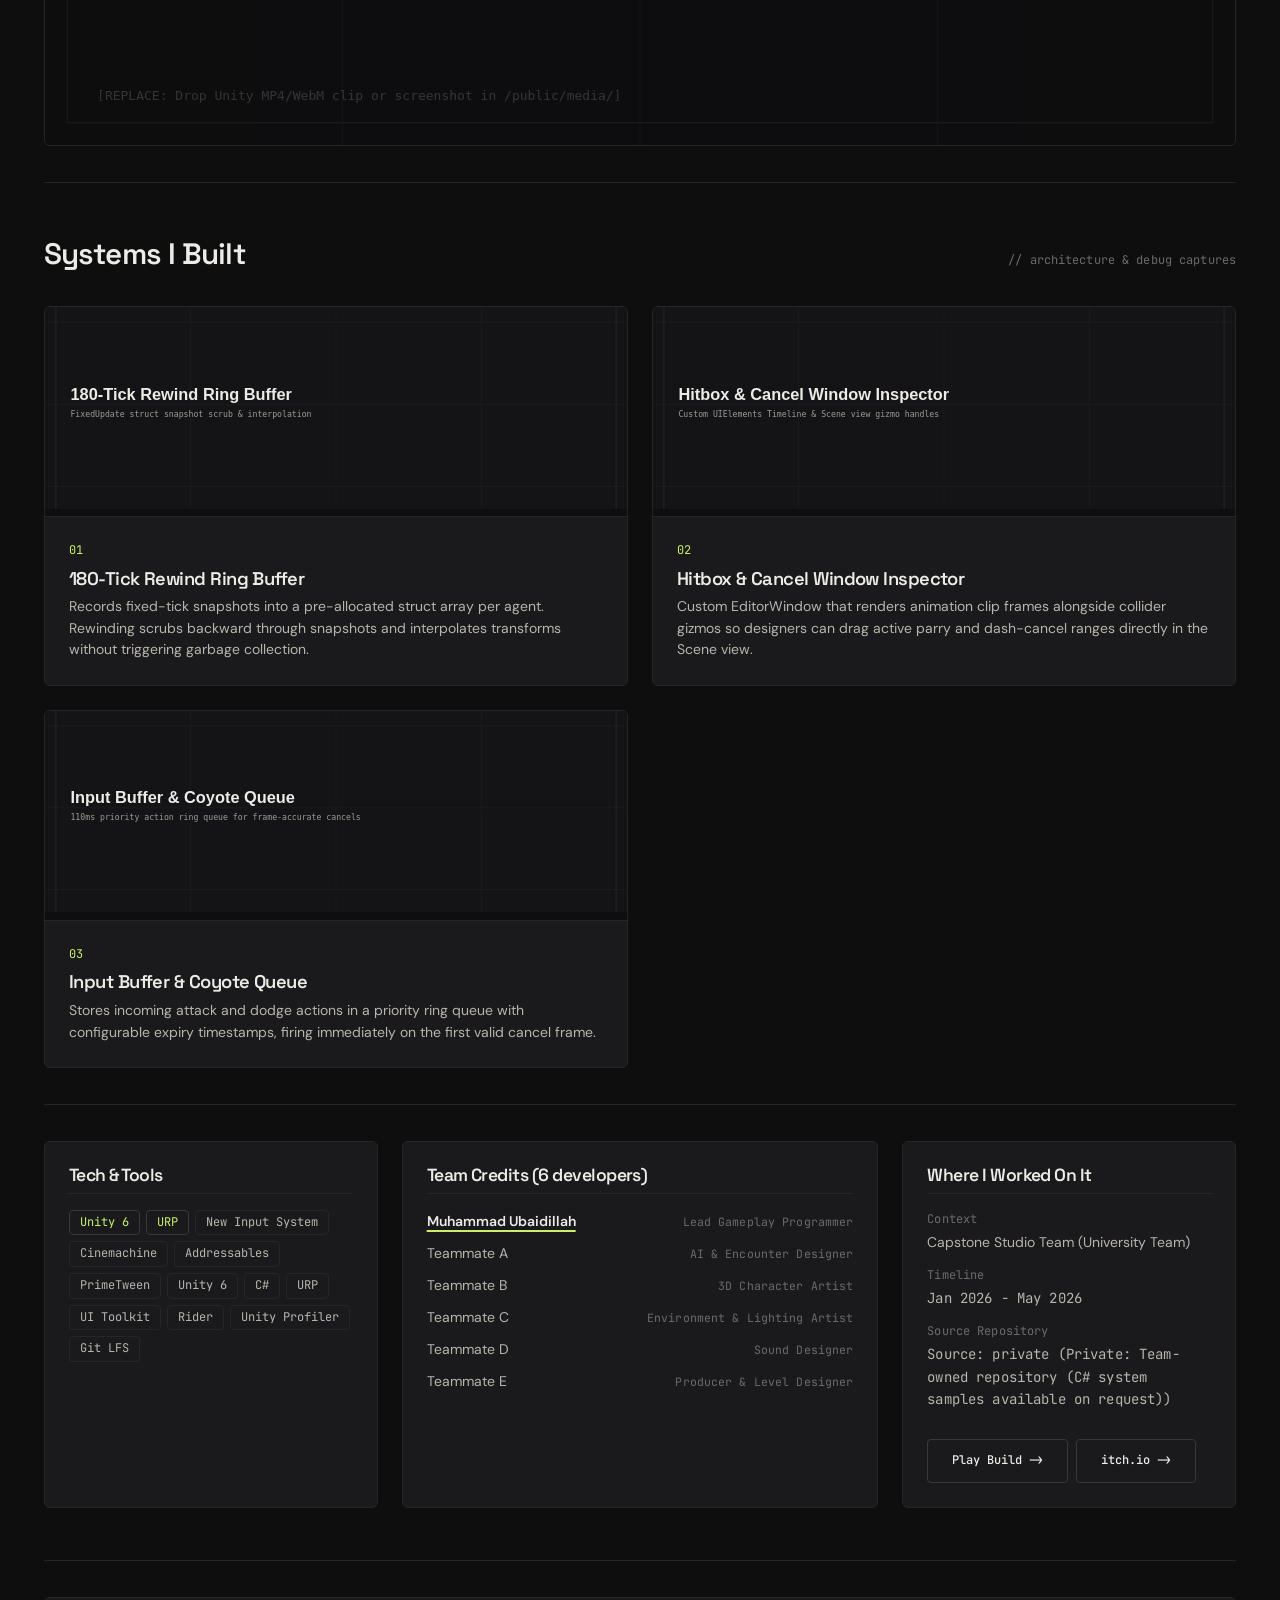
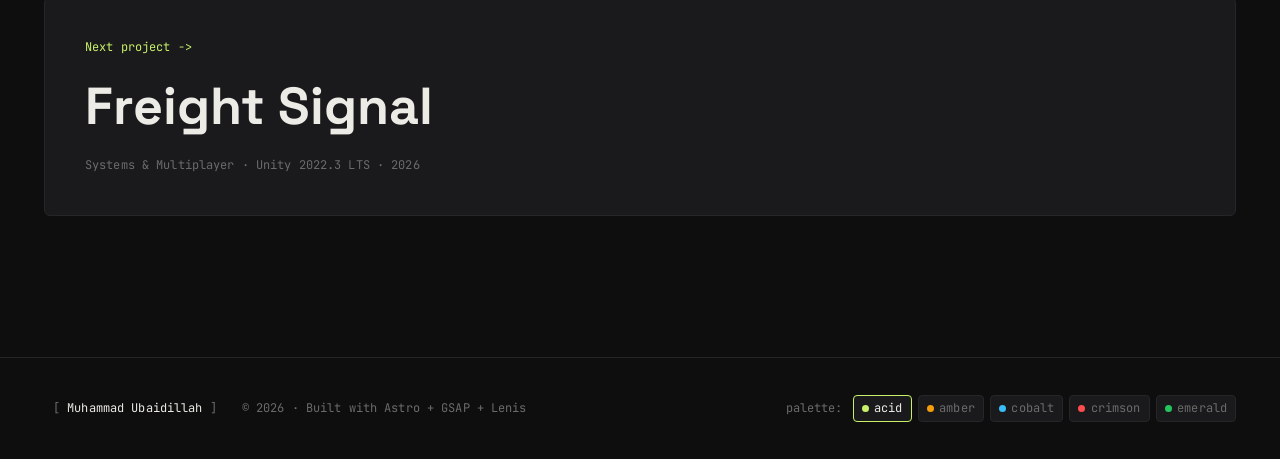
<file: work/chronos-protocol/index.html>
<!DOCTYPE html><html lang="en" data-theme="acid"> <head><meta charset="UTF-8"><meta name="viewport" content="width=device-width, initial-scale=1.0"><link rel="icon" type="image/svg+xml" href="/favicon.svg"><link rel="canonical" href="https://muhubaid-09.github.io/work/chronos-protocol/"><title>Chronos Protocol — Case Study</title><meta name="description" content="Top-down tactical extraction action game with rewindable enemy combat states and deterministic parry windows."><!-- Open Graph / Social --><meta property="og:type" content="website"><meta property="og:url" content="https://muhubaid-09.github.io/work/chronos-protocol/"><meta property="og:title" content="Chronos Protocol — Case Study"><meta property="og:description" content="Top-down tactical extraction action game with rewindable enemy combat states and deterministic parry windows."><meta property="og:image" content="/media/placeholders/hero-chronos.svg"><meta name="twitter:card" content="summary_large_image"><meta name="twitter:title" content="Chronos Protocol — Case Study"><meta name="twitter:description" content="Top-down tactical extraction action game with rewindable enemy combat states and deterministic parry windows."><meta name="twitter:image" content="/media/placeholders/hero-chronos.svg"><!-- Google Fonts: Space Grotesk, DM Sans, JetBrains Mono (display=swap) --><link rel="preconnect" href="https://fonts.googleapis.com"><link rel="preconnect" href="https://fonts.gstatic.com" crossorigin><link href="https://fonts.googleapis.com/css2?family=DM+Sans:ital,opsz,wght@0,9..40,400;0,9..40,500;1,9..40,400&family=JetBrains+Mono:wght@400;500&family=Space+Grotesk:wght@500;600;700&display=swap" rel="stylesheet"><!-- Restore persisted color palette immediately to prevent flash --><script>
      (function () {
        try {
          var saved = localStorage.getItem('portfolio-theme');
          if (saved) document.documentElement.setAttribute('data-theme', saved);
        } catch (e) {}
      })();
    </script><meta name="astro-view-transitions-enabled" content="true"><meta name="astro-view-transitions-fallback" content="animate"><script type="module" src="/_astro/ClientRouter.astro_astro_type_script_index_0_lang.CbpIL6Cv.js"></script><link rel="stylesheet" href="/_astro/_slug_.DnzIb_zN.css">
<link rel="stylesheet" href="/_astro/_slug_.CBYtprZi.css"><style>[data-astro-transition-scope="astro-jqfaywz4-1"] { view-transition-name: project-media-chronos-protocol; }@layer astro { ::view-transition-old(project-media-chronos-protocol) { 
	animation-duration: 180ms;
	animation-timing-function: cubic-bezier(0.76, 0, 0.24, 1);
	animation-fill-mode: both;
	animation-name: astroFadeOut; }::view-transition-new(project-media-chronos-protocol) { 
	animation-duration: 180ms;
	animation-timing-function: cubic-bezier(0.76, 0, 0.24, 1);
	animation-fill-mode: both;
	animation-name: astroFadeIn; }[data-astro-transition=back]::view-transition-old(project-media-chronos-protocol) { 
	animation-duration: 180ms;
	animation-timing-function: cubic-bezier(0.76, 0, 0.24, 1);
	animation-fill-mode: both;
	animation-name: astroFadeOut; }[data-astro-transition=back]::view-transition-new(project-media-chronos-protocol) { 
	animation-duration: 180ms;
	animation-timing-function: cubic-bezier(0.76, 0, 0.24, 1);
	animation-fill-mode: both;
	animation-name: astroFadeIn; } }[data-astro-transition-fallback="old"] [data-astro-transition-scope="astro-jqfaywz4-1"],
			[data-astro-transition-fallback="old"][data-astro-transition-scope="astro-jqfaywz4-1"] { 
	animation-duration: 180ms;
	animation-timing-function: cubic-bezier(0.76, 0, 0.24, 1);
	animation-fill-mode: both;
	animation-name: astroFadeOut; }[data-astro-transition-fallback="new"] [data-astro-transition-scope="astro-jqfaywz4-1"],
			[data-astro-transition-fallback="new"][data-astro-transition-scope="astro-jqfaywz4-1"] { 
	animation-duration: 180ms;
	animation-timing-function: cubic-bezier(0.76, 0, 0.24, 1);
	animation-fill-mode: both;
	animation-name: astroFadeIn; }[data-astro-transition=back][data-astro-transition-fallback="old"] [data-astro-transition-scope="astro-jqfaywz4-1"],
			[data-astro-transition=back][data-astro-transition-fallback="old"][data-astro-transition-scope="astro-jqfaywz4-1"] { 
	animation-duration: 180ms;
	animation-timing-function: cubic-bezier(0.76, 0, 0.24, 1);
	animation-fill-mode: both;
	animation-name: astroFadeOut; }[data-astro-transition=back][data-astro-transition-fallback="new"] [data-astro-transition-scope="astro-jqfaywz4-1"],
			[data-astro-transition=back][data-astro-transition-fallback="new"][data-astro-transition-scope="astro-jqfaywz4-1"] { 
	animation-duration: 180ms;
	animation-timing-function: cubic-bezier(0.76, 0, 0.24, 1);
	animation-fill-mode: both;
	animation-name: astroFadeIn; }</style></head> <body> <a class="skip-link" href="#main-content">Skip to main content</a> <!-- First-Visit Boot Screen & Persistent Custom Cursor --> <div class="boot-screen" id="boot-screen" aria-hidden="true" data-astro-cid-fko75tte> <div class="boot-screen__terminal mono" data-astro-cid-fko75tte> <p class="boot-line" id="boot-line-1" data-astro-cid-fko75tte>&gt; booting portfolio.exe</p> <p class="boot-line" id="boot-line-2" data-astro-cid-fko75tte>&gt; loading assets [<span id="boot-bar" data-astro-cid-fko75tte>----------</span>]</p> <p class="boot-line boot-line--ready" id="boot-line-3" data-astro-cid-fko75tte>&gt; ready</p> </div> </div> <!-- Self-contained, fail-safe inline boot script (never blocks the screen) --> <script>
  (function () {
    var bootEl = document.getElementById('boot-screen');
    if (!bootEl) return;

    function dismissImmediately() {
      bootEl.style.display = 'none';
      bootEl.remove();
    }

    try {
      var reduced = window.matchMedia('(prefers-reduced-motion: reduce)').matches;
      var alreadyBooted = sessionStorage.getItem('portfolio-booted') === '1';

      if (reduced || alreadyBooted) {
        dismissImmediately();
        return;
      }

      sessionStorage.setItem('portfolio-booted', '1');
    } catch (e) {}

    // Allow clicking anywhere on the boot screen to skip immediately
    bootEl.addEventListener('click', dismissImmediately);

    // Hard fail-safe: guarantee removal within 1.45s no matter what
    var hardFallback = setTimeout(dismissImmediately, 1450);

    var barEl = document.getElementById('boot-bar');
    var line2 = document.getElementById('boot-line-2');
    var line3 = document.getElementById('boot-line-3');

    if (line2) line2.style.opacity = '0';
    if (line3) line3.style.opacity = '0';

    var steps = ['###-------', '######----', '##########'];

    setTimeout(function () {
      if (line2) line2.style.opacity = '1';
    }, 100);

    steps.forEach(function (step, idx) {
      setTimeout(function () {
        if (barEl) barEl.textContent = step;
      }, 220 + idx * 140);
    });

    setTimeout(function () {
      if (line3) line3.style.opacity = '1';
    }, 680);

    setTimeout(function () {
      bootEl.classList.add('is-wiping');
    }, 820);

    setTimeout(function () {
      clearTimeout(hardFallback);
      dismissImmediately();
    }, 1350);
  })();
</script>  <div class="custom-cursor" id="custom-cursor" aria-hidden="true" data-astro-transition-persist="astro-4adv5l3q-2"> <div class="custom-cursor__dot" id="custom-cursor-dot"></div> <div class="custom-cursor__ring" id="custom-cursor-ring"> <span class="custom-cursor__label mono" id="custom-cursor-label"></span> </div> </div>  <!-- Top 2px Scroll Progress Bar (driven by ScrollTrigger in Phase 3) --> <div class="scroll-progress-track" aria-hidden="true"> <div class="scroll-progress-bar" id="scroll-progress-bar"></div> </div> <header class="site-header" id="site-header" data-astro-cid-dmqpwcec> <div class="container nav-inner" data-astro-cid-dmqpwcec> <!-- Left: Developer Name --> <a href="/" class="nav-brand" data-magnetic data-scramble="Muhammad Ubaidillah" data-astro-cid-dmqpwcec> <span class="nav-brand__dot" aria-hidden="true" data-astro-cid-dmqpwcec></span> <span class="nav-brand__text" data-astro-cid-dmqpwcec>Muhammad Ubaidillah</span> </a> <!-- Right: Links, Resume download, Sound toggle --> <nav class="nav-right" aria-label="Primary" data-astro-cid-dmqpwcec> <ul class="nav-links" id="nav-links" data-astro-cid-dmqpwcec> <li data-astro-cid-dmqpwcec> <a href="/#work" class="nav-link is-active" data-nav-key="work" data-magnetic data-scramble="Work" data-astro-cid-dmqpwcec>
Work
</a> </li> <li data-astro-cid-dmqpwcec> <a href="/#about" class="nav-link" data-nav-key="about" data-magnetic data-scramble="About" data-astro-cid-dmqpwcec>
About
</a> </li>  <li data-astro-cid-dmqpwcec> <a href="/#contact" class="nav-link" data-nav-key="contact" data-magnetic data-scramble="Contact" data-astro-cid-dmqpwcec>
Contact
</a> </li> </ul> <div class="nav-actions" data-astro-cid-dmqpwcec> <!-- Resume download button (mono "resume.pdf") --> <a href="/resume.pdf" download="resume.pdf" target="_blank" rel="noopener" class="nav-resume mono" data-magnetic aria-label="Download Resume PDF" data-astro-cid-dmqpwcec> <span data-astro-cid-dmqpwcec>resume.pdf</span> <svg width="12" height="12" viewBox="0 0 16 16" fill="none" aria-hidden="true" data-astro-cid-dmqpwcec> <path d="M8 2v8m0 0L5 7m3 3l3-3M3 13h10" stroke="currentColor" stroke-width="1.5" stroke-linecap="square" data-astro-cid-dmqpwcec></path> </svg> </a> <!-- Sound Toggle (OFF by default) --> <button type="button" class="nav-sound mono" id="sound-toggle" aria-pressed="false" aria-label="Toggle UI sound effects (currently off)" data-magnetic data-astro-cid-dmqpwcec> <span class="nav-sound__dot" aria-hidden="true" data-astro-cid-dmqpwcec></span> <span class="nav-sound__label" id="sound-toggle-label" data-astro-cid-dmqpwcec>SFX: OFF</span> </button> </div> </nav> </div> </header>  <div id="page-shake-wrapper"> <main id="main-content">  <article class="detail-page container" data-astro-cid-by4zwojz> <!-- 1. Back link "<- All work" (magnetic, scramble hover) --> <div class="detail-back-row" data-astro-cid-by4zwojz> <a href="/#work" class="detail-back mono" data-magnetic data-scramble="<- All work" data-astro-cid-by4zwojz>
&lt;- All work
</a> </div> <!-- 2. Header: title, hook, mono meta row --> <header class="detail-header" data-astro-cid-by4zwojz> <div class="detail-header__badges" data-reveal data-astro-cid-by4zwojz> <span class="tag tag--accent" data-astro-cid-by4zwojz>Gameplay &amp; AI Programmer</span> <span class="tag" data-astro-cid-by4zwojz> <span class="status-dot status-dot--released" aria-hidden="true" data-astro-cid-by4zwojz></span> <span data-astro-cid-by4zwojz>Released</span> </span> </div> <h1 class="detail-title" data-split-heading data-astro-cid-by4zwojz>Chronos Protocol</h1> <p class="detail-hook" data-reveal data-astro-cid-by4zwojz>Top-down tactical extraction action game with rewindable enemy combat states and deterministic parry windows.</p> <!-- Mono Meta Row: Engine / Pipeline / Platform / Year / Team size / Duration / Status --> <dl class="detail-meta-bar mono" data-reveal data-astro-cid-by4zwojz> <div class="detail-meta-item" data-astro-cid-by4zwojz> <dt data-astro-cid-by4zwojz>Engine</dt> <dd data-astro-cid-by4zwojz>Unity 6</dd> </div> <div class="detail-meta-item" data-astro-cid-by4zwojz> <dt data-astro-cid-by4zwojz>Pipeline</dt> <dd data-astro-cid-by4zwojz>URP</dd> </div> <div class="detail-meta-item" data-astro-cid-by4zwojz> <dt data-astro-cid-by4zwojz>Platform</dt> <dd data-astro-cid-by4zwojz>PC (Steam &amp; itch.io)</dd> </div> <div class="detail-meta-item" data-astro-cid-by4zwojz> <dt data-astro-cid-by4zwojz>Year</dt> <dd data-astro-cid-by4zwojz>2026</dd> </div> <div class="detail-meta-item" data-astro-cid-by4zwojz> <dt data-astro-cid-by4zwojz>Team Size</dt> <dd data-astro-cid-by4zwojz>6 developers</dd> </div> <div class="detail-meta-item" data-astro-cid-by4zwojz> <dt data-astro-cid-by4zwojz>Duration</dt> <dd data-astro-cid-by4zwojz>5 months</dd> </div> <div class="detail-meta-item" data-astro-cid-by4zwojz> <dt data-astro-cid-by4zwojz>Status</dt> <dd data-astro-cid-by4zwojz>Released</dd> </div> </dl> </header> <!-- 3. Above-the-Fold Split: Compact Media Left + My Role & What I Did Immediately Visible Right --> <section class="detail-overview-split" aria-labelledby="my-role-heading" data-astro-cid-by4zwojz> <div class="detail-media-col" data-astro-cid-by4zwojz> <div class="detail-hero-media" data-parallax-frame data-astro-cid-by4zwojz data-astro-transition-scope="astro-jqfaywz4-1"> <img src="/media/placeholders/hero-chronos.svg" alt="Chronos Protocol hero capture" width="800" height="450" fetchpriority="high" data-parallax-media data-astro-cid-by4zwojz> </div> <section class="metrics-row" aria-label="Project metrics" data-reveal data-astro-cid-fmthfj7l><div class="metric-item" data-astro-cid-fmthfj7l><span class="mono metric-item__value" data-countup="4,200" data-astro-cid-fmthfj7l>4,200</span><span class="mono metric-item__label" data-astro-cid-fmthfj7l>Downloads</span></div><div class="metric-item" data-astro-cid-fmthfj7l><span class="mono metric-item__value" data-countup="1,850" data-astro-cid-fmthfj7l>1,850</span><span class="mono metric-item__label" data-astro-cid-fmthfj7l>Steam Wishlists</span></div><div class="metric-item" data-astro-cid-fmthfj7l><span class="mono metric-item__value" data-countup="5 mos" data-astro-cid-fmthfj7l>5 mos</span><span class="mono metric-item__label" data-astro-cid-fmthfj7l>Build Duration</span></div></section> </div> <div class="detail-work-col" data-astro-cid-by4zwojz> <div class="detail-role-block" data-reveal data-astro-cid-by4zwojz> <h2 id="my-role-heading" class="detail-subhead" data-astro-cid-by4zwojz>My Role</h2> <p class="mono detail-role-title" data-astro-cid-by4zwojz>Lead Gameplay &amp; Combat Systems Programmer</p> <p class="detail-role-summary" data-astro-cid-by4zwojz>Owned the player character controller, melee/ranged combat state machine, and the frame-ring buffer that allows players to rewind enemy positions by 3 seconds without desyncing physics or hitboxes.</p> </div> <div class="detail-contrib-block" data-astro-cid-by4zwojz> <h2 class="detail-subhead" data-reveal data-astro-cid-by4zwojz>What I Did</h2> <ul class="detail-contrib-list" data-astro-cid-by4zwojz> <li data-contrib-item data-astro-cid-by4zwojz>Built a sub-stepped kinematic 2.5D character controller with 110ms input buffering and ledge-snap forgiveness.</li><li data-contrib-item data-astro-cid-by4zwojz>Implemented a zero-allocation circular state buffer recording 180 ticks of transform, velocity, and animator hashes per enemy.</li><li data-contrib-item data-astro-cid-by4zwojz>Created a custom Unity Editor Timeline track for combat designers to author hitbox active frames, cancel windows, and camera impulse shakes visually.</li><li data-contrib-item data-astro-cid-by4zwojz>Wired a reactive HUD using UI Toolkit with pooled damage numbers and off-screen threat indicators.</li><li data-contrib-item data-astro-cid-by4zwojz>Profiled and eliminated GC spikes during wave spawns by moving projectile and VFX lifecycles to pre-warmed object pools.</li> </ul> </div> </div> </section> <!-- 4. Play block (Unity WebGL / Itch embed on click, or Trailer/Download fallback) --> <section class="play-block" aria-label="Playable build or media actions" data-reveal data-astro-cid-f4ulrtjn> <div class="webgl-wrapper" data-webgl-container data-embed-url="/games/chronos-protocol/index.html" data-astro-cid-f4ulrtjn> <div class="webgl-bar" data-astro-cid-f4ulrtjn> <span class="mono webgl-bar__status" data-webgl-status data-astro-cid-f4ulrtjn>
&gt; unity webgl build :: standby (0MB preloaded)
</span> <div class="webgl-bar__actions" data-astro-cid-f4ulrtjn> <a href="https://username.itch.io/chronos-protocol" target="_blank" rel="noopener noreferrer" class="mono webgl-bar__link" data-astro-cid-f4ulrtjn>
itch.io page -&gt;
</a> <button type="button" class="btn mono webgl-fullscreen-btn" data-webgl-fullscreen hidden aria-label="Toggle fullscreen WebGL build" data-astro-cid-f4ulrtjn>
[Fullscreen]
</button> </div> </div> <div class="webgl-stage" data-webgl-stage data-astro-cid-f4ulrtjn> <img src="/media/placeholders/hero-chronos.svg" alt="Chronos Protocol WebGL poster" class="webgl-poster" loading="lazy" width="1280" height="720" data-astro-cid-f4ulrtjn> <div class="webgl-overlay" data-webgl-overlay data-astro-cid-f4ulrtjn> <button type="button" class="btn webgl-launch-btn" data-webgl-launch data-cursor="PLAY" data-magnetic data-astro-cid-f4ulrtjn> <span class="status-dot status-dot--released" aria-hidden="true" data-astro-cid-f4ulrtjn></span> <span data-astro-cid-f4ulrtjn>Click to play in browser</span> </button> <p class="mono webgl-note" data-astro-cid-f4ulrtjn>Loads on click · Keyboard / Gamepad supported</p> </div> </div> <div class="webgl-mobile-fallback" data-astro-cid-f4ulrtjn> <p class="mono webgl-mobile-fallback__tag" data-astro-cid-f4ulrtjn>&gt; best on desktop</p> <p class="webgl-mobile-fallback__text" data-astro-cid-f4ulrtjn>
This Unity WebGL build targets desktop browsers and keyboard/gamepad controls.
</p> <a href="https://username.itch.io/chronos-protocol" target="_blank" rel="noopener noreferrer" class="btn" data-astro-cid-f4ulrtjn>
View on itch.io -&gt;
</a> </div> </div> </section> <script type="module">function d(){document.querySelectorAll("[data-webgl-container]").forEach(e=>{if(e.dataset.bound==="true")return;e.dataset.bound="true";const s=e.querySelector("[data-webgl-launch]"),l=e.querySelector("[data-webgl-stage]"),o=e.querySelector("[data-webgl-overlay]"),a=e.querySelector("[data-webgl-status]"),n=e.querySelector("[data-webgl-fullscreen]"),r=e.dataset.embedUrl||"";s?.addEventListener("click",()=>{if(!l||!r)return;a&&(a.textContent="> loading build...");const t=document.createElement("iframe");t.src=r,t.loading="lazy",t.allow="fullscreen; autoplay; gamepad",t.setAttribute("sandbox","allow-scripts allow-same-origin allow-pointer-lock allow-popups"),t.title="Unity WebGL Playable Build",t.className="webgl-iframe",t.addEventListener("load",()=>{a&&(a.textContent="> build running (active)")}),o?.remove(),l.appendChild(t),n&&(n.hidden=!1)}),n?.addEventListener("click",()=>{l&&(document.fullscreenElement?document.exitFullscreen?.().catch(()=>{}):l.requestFullscreen?.().catch(()=>{}))})})}d();document.addEventListener("astro:page-load",d);</script>  <!-- 5. Systems I built: 2-4 entries with clip, name, 1-2 sentence explanation --> <section class="systems-section" aria-labelledby="systems-heading" data-astro-cid-hp4jaae5><div class="systems-head" data-reveal data-astro-cid-hp4jaae5><h2 id="systems-heading" class="systems-title" data-astro-cid-hp4jaae5>Systems I Built</h2><p class="mono systems-sub" data-astro-cid-hp4jaae5>// architecture &amp; debug captures</p></div><div class="systems-grid" data-astro-cid-hp4jaae5><article class="system-card" data-reveal data-astro-cid-hp4jaae5><div class="system-card__media" data-parallax-frame data-astro-cid-hp4jaae5><img src="/media/placeholders/sys-rewind.svg" alt="180-Tick Rewind Ring Buffer debug capture" loading="lazy" decoding="async" width="640" height="360" data-parallax-media data-astro-cid-hp4jaae5></div><div class="system-card__body" data-astro-cid-hp4jaae5><span class="mono system-card__index" data-astro-cid-hp4jaae5>01</span><h3 class="system-card__name" data-astro-cid-hp4jaae5>180-Tick Rewind Ring Buffer</h3><p class="system-card__desc" data-astro-cid-hp4jaae5>Records fixed-tick snapshots into a pre-allocated struct array per agent. Rewinding scrubs backward through snapshots and interpolates transforms without triggering garbage collection.</p></div></article><article class="system-card" data-reveal data-astro-cid-hp4jaae5><div class="system-card__media" data-parallax-frame data-astro-cid-hp4jaae5><img src="/media/placeholders/sys-hitbox.svg" alt="Hitbox &#38; Cancel Window Inspector debug capture" loading="lazy" decoding="async" width="640" height="360" data-parallax-media data-astro-cid-hp4jaae5></div><div class="system-card__body" data-astro-cid-hp4jaae5><span class="mono system-card__index" data-astro-cid-hp4jaae5>02</span><h3 class="system-card__name" data-astro-cid-hp4jaae5>Hitbox &amp; Cancel Window Inspector</h3><p class="system-card__desc" data-astro-cid-hp4jaae5>Custom EditorWindow that renders animation clip frames alongside collider gizmos so designers can drag active parry and dash-cancel ranges directly in the Scene view.</p></div></article><article class="system-card" data-reveal data-astro-cid-hp4jaae5><div class="system-card__media" data-parallax-frame data-astro-cid-hp4jaae5><img src="/media/placeholders/sys-input.svg" alt="Input Buffer &#38; Coyote Queue debug capture" loading="lazy" decoding="async" width="640" height="360" data-parallax-media data-astro-cid-hp4jaae5></div><div class="system-card__body" data-astro-cid-hp4jaae5><span class="mono system-card__index" data-astro-cid-hp4jaae5>03</span><h3 class="system-card__name" data-astro-cid-hp4jaae5>Input Buffer &amp; Coyote Queue</h3><p class="system-card__desc" data-astro-cid-hp4jaae5>Stores incoming attack and dodge actions in a priority ring queue with configurable expiry timestamps, firing immediately on the first valid cancel frame.</p></div></article></div></section> <!-- 6. Tech & tools + Team credits + Where I worked on it --> <section class="detail-credits-grid" aria-label="Technology, Team, and Production Context" data-astro-cid-by4zwojz> <!-- Tech & Tools --> <div class="detail-box" data-reveal data-astro-cid-by4zwojz> <h2 class="detail-box__title" data-astro-cid-by4zwojz>Tech &amp; Tools</h2> <ul class="detail-chip-list" aria-label="Packages and tools" data-astro-cid-by4zwojz> <li class="tag tag--accent" data-astro-cid-by4zwojz>Unity 6</li> <li class="tag tag--accent" data-astro-cid-by4zwojz>URP</li> <li class="tag" data-astro-cid-by4zwojz>New Input System</li><li class="tag" data-astro-cid-by4zwojz>Cinemachine</li><li class="tag" data-astro-cid-by4zwojz>Addressables</li><li class="tag" data-astro-cid-by4zwojz>PrimeTween</li> <li class="tag" data-astro-cid-by4zwojz>Unity 6</li><li class="tag" data-astro-cid-by4zwojz>C#</li><li class="tag" data-astro-cid-by4zwojz>URP</li><li class="tag" data-astro-cid-by4zwojz>UI Toolkit</li><li class="tag" data-astro-cid-by4zwojz>Rider</li><li class="tag" data-astro-cid-by4zwojz>Unity Profiler</li><li class="tag" data-astro-cid-by4zwojz>Git LFS</li> </ul> </div> <!-- Team Credits (Single-line names, Mine highlighted with accent underline) --> <div class="detail-box" data-reveal data-astro-cid-by4zwojz> <h2 class="detail-box__title" data-astro-cid-by4zwojz>Team Credits (6 developers)</h2> <ul class="detail-team-list" data-astro-cid-by4zwojz> <li class="detail-team-row" data-astro-cid-by4zwojz> <span class="detail-team-name is-me" data-astro-cid-by4zwojz> Muhammad Ubaidillah </span> <span class="mono detail-team-role" data-astro-cid-by4zwojz>Lead Gameplay Programmer</span> </li><li class="detail-team-row" data-astro-cid-by4zwojz> <span class="detail-team-name" data-astro-cid-by4zwojz> <a href="https://example.com" target="_blank" rel="noopener noreferrer" data-astro-cid-by4zwojz> Teammate A </a> </span> <span class="mono detail-team-role" data-astro-cid-by4zwojz>AI &amp; Encounter Designer</span> </li><li class="detail-team-row" data-astro-cid-by4zwojz> <span class="detail-team-name" data-astro-cid-by4zwojz> Teammate B </span> <span class="mono detail-team-role" data-astro-cid-by4zwojz>3D Character Artist</span> </li><li class="detail-team-row" data-astro-cid-by4zwojz> <span class="detail-team-name" data-astro-cid-by4zwojz> Teammate C </span> <span class="mono detail-team-role" data-astro-cid-by4zwojz>Environment &amp; Lighting Artist</span> </li><li class="detail-team-row" data-astro-cid-by4zwojz> <span class="detail-team-name" data-astro-cid-by4zwojz> Teammate D </span> <span class="mono detail-team-role" data-astro-cid-by4zwojz>Sound Designer</span> </li><li class="detail-team-row" data-astro-cid-by4zwojz> <span class="detail-team-name" data-astro-cid-by4zwojz> Teammate E </span> <span class="mono detail-team-role" data-astro-cid-by4zwojz>Producer &amp; Level Designer</span> </li> </ul> </div> <!-- Where I worked on it + Source / Private NDA note --> <div class="detail-box" data-reveal data-astro-cid-by4zwojz> <h2 class="detail-box__title" data-astro-cid-by4zwojz>Where I Worked On It</h2> <dl class="detail-worked-dl" data-astro-cid-by4zwojz> <div data-astro-cid-by4zwojz> <dt class="mono" data-astro-cid-by4zwojz>Context</dt> <dd data-astro-cid-by4zwojz>Capstone Studio Team (University Team)</dd> </div> <div data-astro-cid-by4zwojz> <dt class="mono" data-astro-cid-by4zwojz>Timeline</dt> <dd class="mono" data-astro-cid-by4zwojz>Jan 2026 - May 2026</dd> </div> <div data-astro-cid-by4zwojz> <dt class="mono" data-astro-cid-by4zwojz>Source Repository</dt> <dd class="mono" data-astro-cid-by4zwojz> <span class="detail-private-note" data-astro-cid-by4zwojz>
Source: private (Private: Team-owned repository (C# system samples available on request))
</span> </dd> </div> </dl> <div class="detail-ext-links" data-astro-cid-by4zwojz> <a href="https://username.itch.io/chronos-protocol" target="_blank" rel="noopener noreferrer" class="btn" data-astro-cid-by4zwojz>
Play Build -&gt;
</a> <a href="https://username.itch.io/chronos-protocol" target="_blank" rel="noopener noreferrer" class="btn" data-astro-cid-by4zwojz>
itch.io -&gt;
</a>  </div> </div> </section> <!-- 7. Next project: full-width link --> <nav class="detail-next" aria-label="Next project" data-astro-cid-by4zwojz> <a href="/work/freight-signal-coop" class="detail-next__link" data-cursor="VIEW" data-astro-cid-by4zwojz> <span class="mono detail-next__label" data-astro-cid-by4zwojz>Next project -&gt;</span> <span class="detail-next__title" data-scramble="Freight Signal" data-astro-cid-by4zwojz> Freight Signal </span> <span class="mono detail-next__meta" data-astro-cid-by4zwojz> Systems &amp; Multiplayer · Unity 2022.3 LTS · 2026 </span> </a> </nav> </article>  </main> <footer class="site-footer" data-astro-cid-sz7xmlte> <div class="container footer-inner" data-astro-cid-sz7xmlte> <div class="footer-left" data-astro-cid-sz7xmlte> <button type="button" class="footer-logo mono" id="footer-easter-trigger" title="Click 5 times..." aria-label="Muhammad Ubaidillah — click 5 times for easter egg" data-astro-cid-sz7xmlte> <span class="footer-logo__bracket" data-astro-cid-sz7xmlte>[</span> <span data-astro-cid-sz7xmlte>Muhammad Ubaidillah</span> <span class="footer-logo__bracket" data-astro-cid-sz7xmlte>]</span> </button> <span class="footer-copy mono" data-astro-cid-sz7xmlte>© 2026 · Built with Astro + GSAP + Lenis</span> </div> <!-- Swappable Color Palette Selector (allows instant palette switching) --> <div class="footer-palettes" role="group" aria-label="Color palette selector" data-astro-cid-sz7xmlte> <span class="mono footer-palettes__label" data-astro-cid-sz7xmlte>palette:</span> <button type="button" class="palette-chip mono" data-theme-btn="acid" aria-label="Switch to Acid palette" data-astro-cid-sz7xmlte> <span class="palette-chip__swatch" style="background-color: #C8F169;" data-astro-cid-sz7xmlte></span> <span data-astro-cid-sz7xmlte>acid</span> </button><button type="button" class="palette-chip mono" data-theme-btn="amber" aria-label="Switch to Amber palette" data-astro-cid-sz7xmlte> <span class="palette-chip__swatch" style="background-color: #F59E0B;" data-astro-cid-sz7xmlte></span> <span data-astro-cid-sz7xmlte>amber</span> </button><button type="button" class="palette-chip mono" data-theme-btn="cobalt" aria-label="Switch to Cobalt palette" data-astro-cid-sz7xmlte> <span class="palette-chip__swatch" style="background-color: #38BDF8;" data-astro-cid-sz7xmlte></span> <span data-astro-cid-sz7xmlte>cobalt</span> </button><button type="button" class="palette-chip mono" data-theme-btn="crimson" aria-label="Switch to Crimson palette" data-astro-cid-sz7xmlte> <span class="palette-chip__swatch" style="background-color: #FF4D4D;" data-astro-cid-sz7xmlte></span> <span data-astro-cid-sz7xmlte>crimson</span> </button><button type="button" class="palette-chip mono" data-theme-btn="emerald" aria-label="Switch to Emerald palette" data-astro-cid-sz7xmlte> <span class="palette-chip__swatch" style="background-color: #22C55E;" data-astro-cid-sz7xmlte></span> <span data-astro-cid-sz7xmlte>emerald</span> </button> </div> </div> </footer> <script type="module">function o(){const a=document.querySelectorAll("[data-theme-btn]"),c=e=>{a.forEach(t=>{const n=t.dataset.themeBtn===e;t.classList.toggle("is-active",n),t.setAttribute("aria-pressed",String(n))})},s=document.documentElement.getAttribute("data-theme")||"acid";c(s),a.forEach(e=>{e.addEventListener("click",()=>{const t=e.dataset.themeBtn||"acid";document.documentElement.setAttribute("data-theme",t);try{localStorage.setItem("portfolio-theme",t)}catch{}c(t)})})}o();document.addEventListener("astro:page-load",o);</script>  </div> <script type="module" src="/_astro/BaseLayout.astro_astro_type_script_index_0_lang.Kn-tO8Q1.js"></script> </body> </html>
</file>
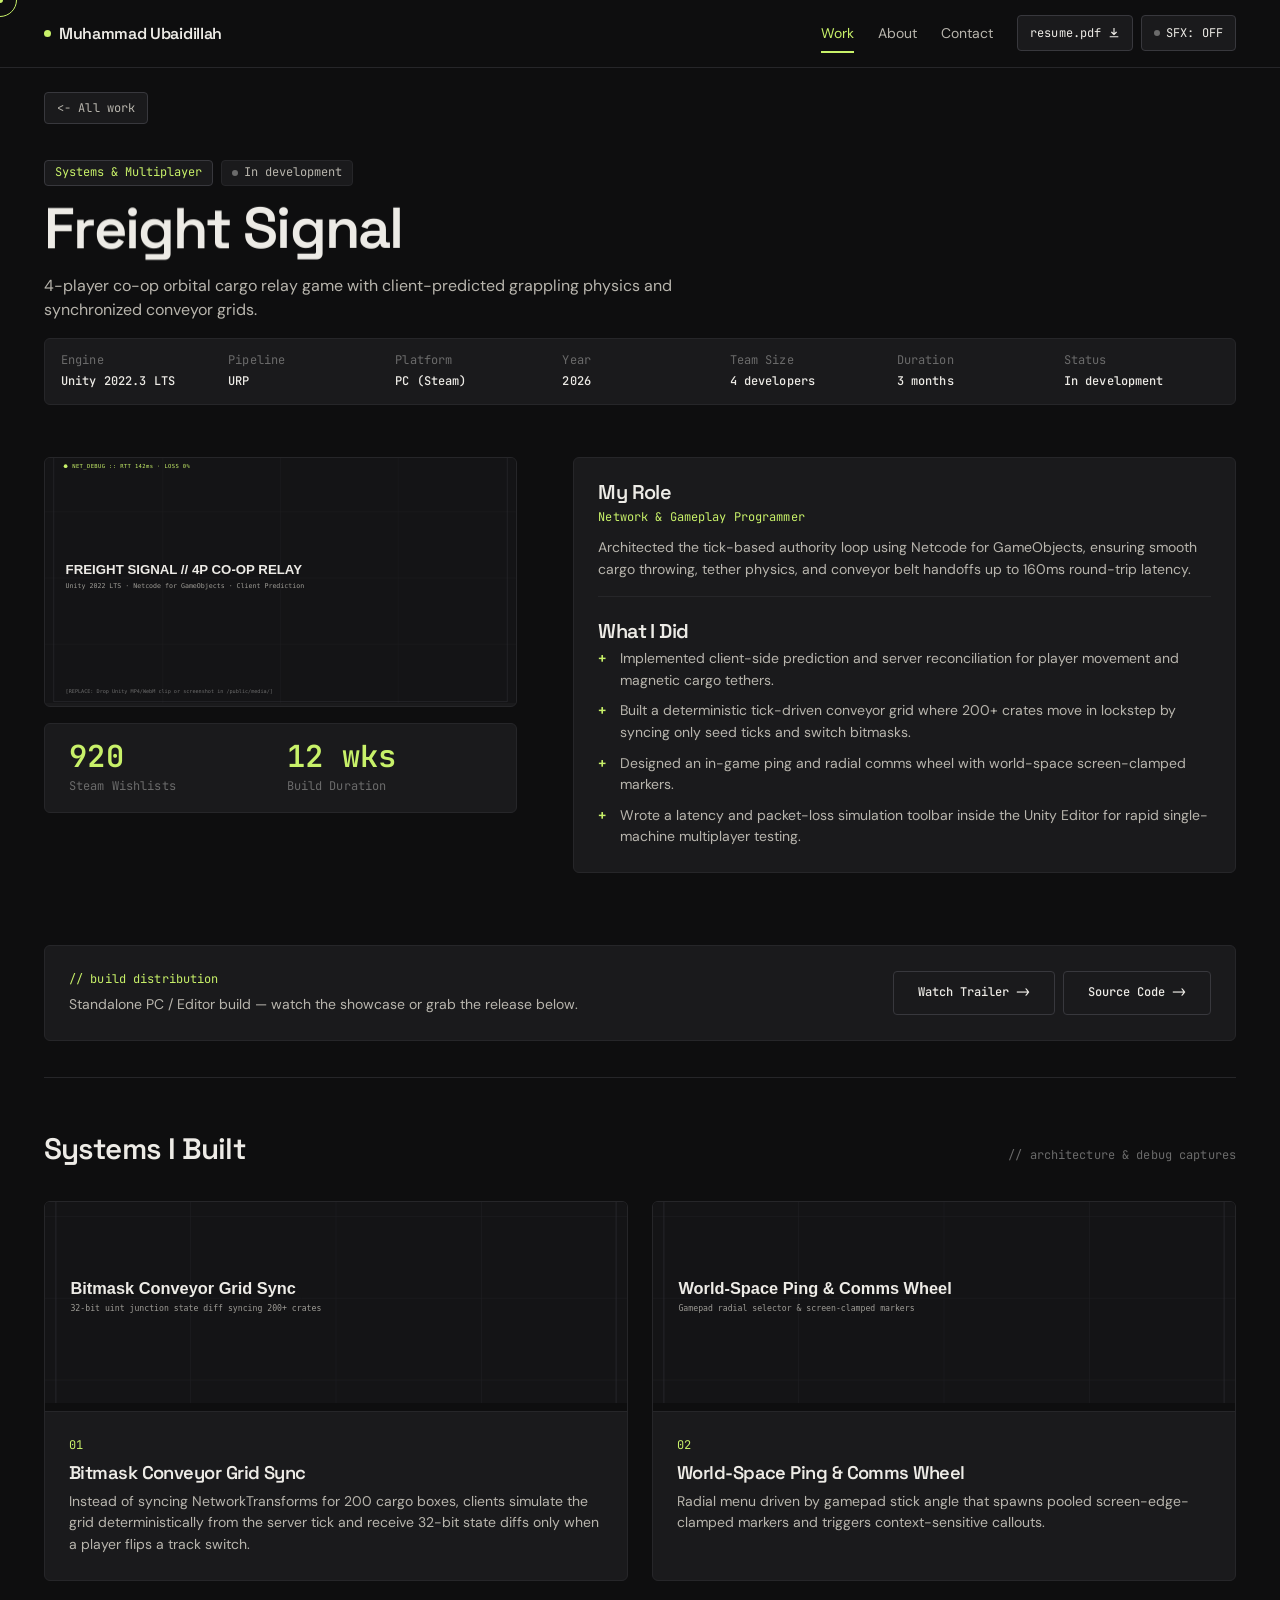
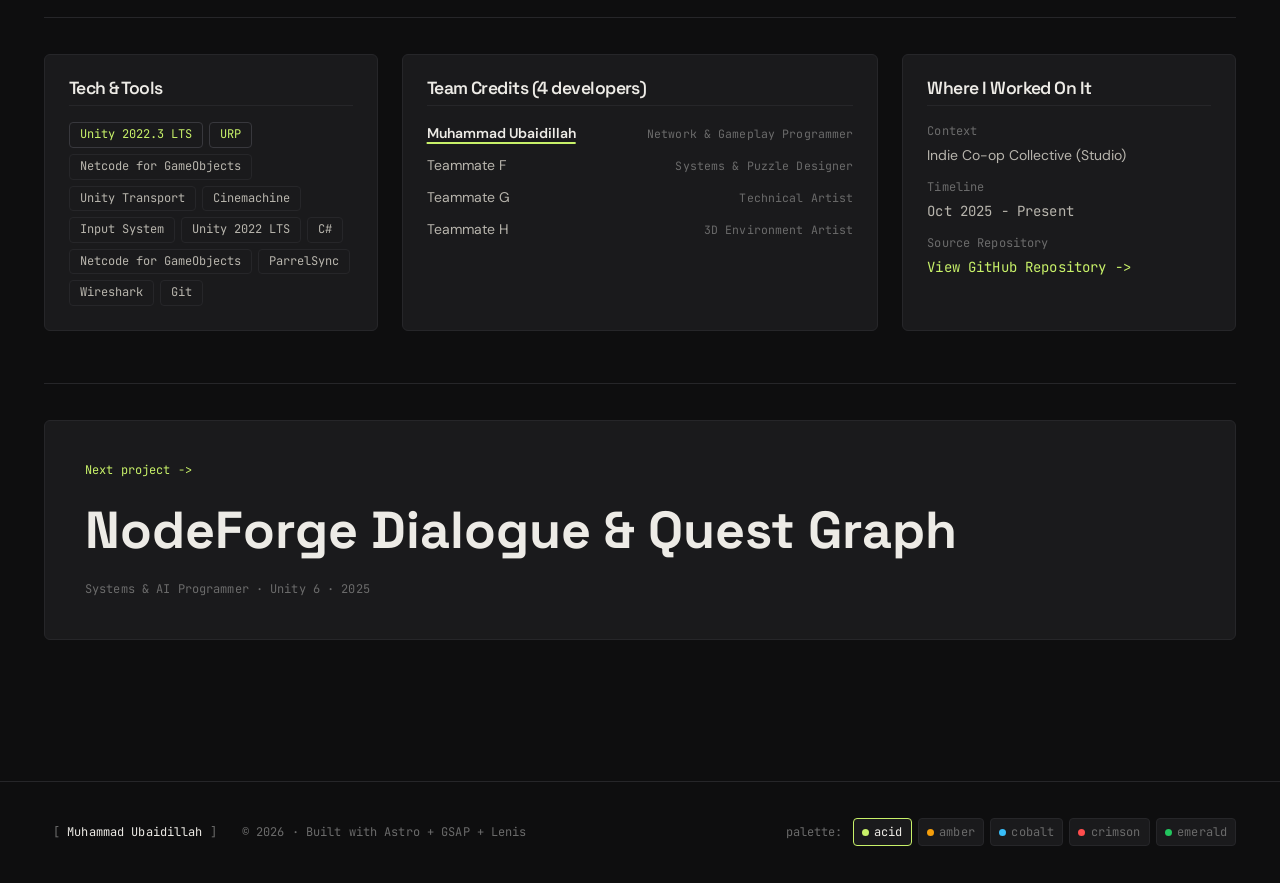
<file: work/freight-signal-coop/index.html>
<!DOCTYPE html><html lang="en" data-theme="acid"> <head><meta charset="UTF-8"><meta name="viewport" content="width=device-width, initial-scale=1.0"><link rel="icon" type="image/svg+xml" href="/favicon.svg"><link rel="canonical" href="https://muhubaid-09.github.io/work/freight-signal-coop/"><title>Freight Signal — Case Study</title><meta name="description" content="4-player co-op orbital cargo relay game with client-predicted grappling physics and synchronized conveyor grids."><!-- Open Graph / Social --><meta property="og:type" content="website"><meta property="og:url" content="https://muhubaid-09.github.io/work/freight-signal-coop/"><meta property="og:title" content="Freight Signal — Case Study"><meta property="og:description" content="4-player co-op orbital cargo relay game with client-predicted grappling physics and synchronized conveyor grids."><meta property="og:image" content="/media/placeholders/hero-freight.svg"><meta name="twitter:card" content="summary_large_image"><meta name="twitter:title" content="Freight Signal — Case Study"><meta name="twitter:description" content="4-player co-op orbital cargo relay game with client-predicted grappling physics and synchronized conveyor grids."><meta name="twitter:image" content="/media/placeholders/hero-freight.svg"><!-- Google Fonts: Space Grotesk, DM Sans, JetBrains Mono (display=swap) --><link rel="preconnect" href="https://fonts.googleapis.com"><link rel="preconnect" href="https://fonts.gstatic.com" crossorigin><link href="https://fonts.googleapis.com/css2?family=DM+Sans:ital,opsz,wght@0,9..40,400;0,9..40,500;1,9..40,400&family=JetBrains+Mono:wght@400;500&family=Space+Grotesk:wght@500;600;700&display=swap" rel="stylesheet"><!-- Restore persisted color palette immediately to prevent flash --><script>
      (function () {
        try {
          var saved = localStorage.getItem('portfolio-theme');
          if (saved) document.documentElement.setAttribute('data-theme', saved);
        } catch (e) {}
      })();
    </script><meta name="astro-view-transitions-enabled" content="true"><meta name="astro-view-transitions-fallback" content="animate"><script type="module" src="/_astro/ClientRouter.astro_astro_type_script_index_0_lang.CbpIL6Cv.js"></script><link rel="stylesheet" href="/_astro/_slug_.DnzIb_zN.css">
<link rel="stylesheet" href="/_astro/_slug_.CBYtprZi.css"><style>[data-astro-transition-scope="astro-jqfaywz4-1"] { view-transition-name: project-media-freight-signal-coop; }@layer astro { ::view-transition-old(project-media-freight-signal-coop) { 
	animation-duration: 180ms;
	animation-timing-function: cubic-bezier(0.76, 0, 0.24, 1);
	animation-fill-mode: both;
	animation-name: astroFadeOut; }::view-transition-new(project-media-freight-signal-coop) { 
	animation-duration: 180ms;
	animation-timing-function: cubic-bezier(0.76, 0, 0.24, 1);
	animation-fill-mode: both;
	animation-name: astroFadeIn; }[data-astro-transition=back]::view-transition-old(project-media-freight-signal-coop) { 
	animation-duration: 180ms;
	animation-timing-function: cubic-bezier(0.76, 0, 0.24, 1);
	animation-fill-mode: both;
	animation-name: astroFadeOut; }[data-astro-transition=back]::view-transition-new(project-media-freight-signal-coop) { 
	animation-duration: 180ms;
	animation-timing-function: cubic-bezier(0.76, 0, 0.24, 1);
	animation-fill-mode: both;
	animation-name: astroFadeIn; } }[data-astro-transition-fallback="old"] [data-astro-transition-scope="astro-jqfaywz4-1"],
			[data-astro-transition-fallback="old"][data-astro-transition-scope="astro-jqfaywz4-1"] { 
	animation-duration: 180ms;
	animation-timing-function: cubic-bezier(0.76, 0, 0.24, 1);
	animation-fill-mode: both;
	animation-name: astroFadeOut; }[data-astro-transition-fallback="new"] [data-astro-transition-scope="astro-jqfaywz4-1"],
			[data-astro-transition-fallback="new"][data-astro-transition-scope="astro-jqfaywz4-1"] { 
	animation-duration: 180ms;
	animation-timing-function: cubic-bezier(0.76, 0, 0.24, 1);
	animation-fill-mode: both;
	animation-name: astroFadeIn; }[data-astro-transition=back][data-astro-transition-fallback="old"] [data-astro-transition-scope="astro-jqfaywz4-1"],
			[data-astro-transition=back][data-astro-transition-fallback="old"][data-astro-transition-scope="astro-jqfaywz4-1"] { 
	animation-duration: 180ms;
	animation-timing-function: cubic-bezier(0.76, 0, 0.24, 1);
	animation-fill-mode: both;
	animation-name: astroFadeOut; }[data-astro-transition=back][data-astro-transition-fallback="new"] [data-astro-transition-scope="astro-jqfaywz4-1"],
			[data-astro-transition=back][data-astro-transition-fallback="new"][data-astro-transition-scope="astro-jqfaywz4-1"] { 
	animation-duration: 180ms;
	animation-timing-function: cubic-bezier(0.76, 0, 0.24, 1);
	animation-fill-mode: both;
	animation-name: astroFadeIn; }</style></head> <body> <a class="skip-link" href="#main-content">Skip to main content</a> <!-- First-Visit Boot Screen & Persistent Custom Cursor --> <div class="boot-screen" id="boot-screen" aria-hidden="true" data-astro-cid-fko75tte> <div class="boot-screen__terminal mono" data-astro-cid-fko75tte> <p class="boot-line" id="boot-line-1" data-astro-cid-fko75tte>&gt; booting portfolio.exe</p> <p class="boot-line" id="boot-line-2" data-astro-cid-fko75tte>&gt; loading assets [<span id="boot-bar" data-astro-cid-fko75tte>----------</span>]</p> <p class="boot-line boot-line--ready" id="boot-line-3" data-astro-cid-fko75tte>&gt; ready</p> </div> </div> <!-- Self-contained, fail-safe inline boot script (never blocks the screen) --> <script>
  (function () {
    var bootEl = document.getElementById('boot-screen');
    if (!bootEl) return;

    function dismissImmediately() {
      bootEl.style.display = 'none';
      bootEl.remove();
    }

    try {
      var reduced = window.matchMedia('(prefers-reduced-motion: reduce)').matches;
      var alreadyBooted = sessionStorage.getItem('portfolio-booted') === '1';

      if (reduced || alreadyBooted) {
        dismissImmediately();
        return;
      }

      sessionStorage.setItem('portfolio-booted', '1');
    } catch (e) {}

    // Allow clicking anywhere on the boot screen to skip immediately
    bootEl.addEventListener('click', dismissImmediately);

    // Hard fail-safe: guarantee removal within 1.45s no matter what
    var hardFallback = setTimeout(dismissImmediately, 1450);

    var barEl = document.getElementById('boot-bar');
    var line2 = document.getElementById('boot-line-2');
    var line3 = document.getElementById('boot-line-3');

    if (line2) line2.style.opacity = '0';
    if (line3) line3.style.opacity = '0';

    var steps = ['###-------', '######----', '##########'];

    setTimeout(function () {
      if (line2) line2.style.opacity = '1';
    }, 100);

    steps.forEach(function (step, idx) {
      setTimeout(function () {
        if (barEl) barEl.textContent = step;
      }, 220 + idx * 140);
    });

    setTimeout(function () {
      if (line3) line3.style.opacity = '1';
    }, 680);

    setTimeout(function () {
      bootEl.classList.add('is-wiping');
    }, 820);

    setTimeout(function () {
      clearTimeout(hardFallback);
      dismissImmediately();
    }, 1350);
  })();
</script>  <div class="custom-cursor" id="custom-cursor" aria-hidden="true" data-astro-transition-persist="astro-4adv5l3q-2"> <div class="custom-cursor__dot" id="custom-cursor-dot"></div> <div class="custom-cursor__ring" id="custom-cursor-ring"> <span class="custom-cursor__label mono" id="custom-cursor-label"></span> </div> </div>  <!-- Top 2px Scroll Progress Bar (driven by ScrollTrigger in Phase 3) --> <div class="scroll-progress-track" aria-hidden="true"> <div class="scroll-progress-bar" id="scroll-progress-bar"></div> </div> <header class="site-header" id="site-header" data-astro-cid-dmqpwcec> <div class="container nav-inner" data-astro-cid-dmqpwcec> <!-- Left: Developer Name --> <a href="/" class="nav-brand" data-magnetic data-scramble="Muhammad Ubaidillah" data-astro-cid-dmqpwcec> <span class="nav-brand__dot" aria-hidden="true" data-astro-cid-dmqpwcec></span> <span class="nav-brand__text" data-astro-cid-dmqpwcec>Muhammad Ubaidillah</span> </a> <!-- Right: Links, Resume download, Sound toggle --> <nav class="nav-right" aria-label="Primary" data-astro-cid-dmqpwcec> <ul class="nav-links" id="nav-links" data-astro-cid-dmqpwcec> <li data-astro-cid-dmqpwcec> <a href="/#work" class="nav-link is-active" data-nav-key="work" data-magnetic data-scramble="Work" data-astro-cid-dmqpwcec>
Work
</a> </li> <li data-astro-cid-dmqpwcec> <a href="/#about" class="nav-link" data-nav-key="about" data-magnetic data-scramble="About" data-astro-cid-dmqpwcec>
About
</a> </li>  <li data-astro-cid-dmqpwcec> <a href="/#contact" class="nav-link" data-nav-key="contact" data-magnetic data-scramble="Contact" data-astro-cid-dmqpwcec>
Contact
</a> </li> </ul> <div class="nav-actions" data-astro-cid-dmqpwcec> <!-- Resume download button (mono "resume.pdf") --> <a href="/resume.pdf" download="resume.pdf" target="_blank" rel="noopener" class="nav-resume mono" data-magnetic aria-label="Download Resume PDF" data-astro-cid-dmqpwcec> <span data-astro-cid-dmqpwcec>resume.pdf</span> <svg width="12" height="12" viewBox="0 0 16 16" fill="none" aria-hidden="true" data-astro-cid-dmqpwcec> <path d="M8 2v8m0 0L5 7m3 3l3-3M3 13h10" stroke="currentColor" stroke-width="1.5" stroke-linecap="square" data-astro-cid-dmqpwcec></path> </svg> </a> <!-- Sound Toggle (OFF by default) --> <button type="button" class="nav-sound mono" id="sound-toggle" aria-pressed="false" aria-label="Toggle UI sound effects (currently off)" data-magnetic data-astro-cid-dmqpwcec> <span class="nav-sound__dot" aria-hidden="true" data-astro-cid-dmqpwcec></span> <span class="nav-sound__label" id="sound-toggle-label" data-astro-cid-dmqpwcec>SFX: OFF</span> </button> </div> </nav> </div> </header>  <div id="page-shake-wrapper"> <main id="main-content">  <article class="detail-page container" data-astro-cid-by4zwojz> <!-- 1. Back link "<- All work" (magnetic, scramble hover) --> <div class="detail-back-row" data-astro-cid-by4zwojz> <a href="/#work" class="detail-back mono" data-magnetic data-scramble="<- All work" data-astro-cid-by4zwojz>
&lt;- All work
</a> </div> <!-- 2. Header: title, hook, mono meta row --> <header class="detail-header" data-astro-cid-by4zwojz> <div class="detail-header__badges" data-reveal data-astro-cid-by4zwojz> <span class="tag tag--accent" data-astro-cid-by4zwojz>Systems &amp; Multiplayer</span> <span class="tag" data-astro-cid-by4zwojz> <span class="status-dot" aria-hidden="true" data-astro-cid-by4zwojz></span> <span data-astro-cid-by4zwojz>In development</span> </span> </div> <h1 class="detail-title" data-split-heading data-astro-cid-by4zwojz>Freight Signal</h1> <p class="detail-hook" data-reveal data-astro-cid-by4zwojz>4-player co-op orbital cargo relay game with client-predicted grappling physics and synchronized conveyor grids.</p> <!-- Mono Meta Row: Engine / Pipeline / Platform / Year / Team size / Duration / Status --> <dl class="detail-meta-bar mono" data-reveal data-astro-cid-by4zwojz> <div class="detail-meta-item" data-astro-cid-by4zwojz> <dt data-astro-cid-by4zwojz>Engine</dt> <dd data-astro-cid-by4zwojz>Unity 2022.3 LTS</dd> </div> <div class="detail-meta-item" data-astro-cid-by4zwojz> <dt data-astro-cid-by4zwojz>Pipeline</dt> <dd data-astro-cid-by4zwojz>URP</dd> </div> <div class="detail-meta-item" data-astro-cid-by4zwojz> <dt data-astro-cid-by4zwojz>Platform</dt> <dd data-astro-cid-by4zwojz>PC (Steam)</dd> </div> <div class="detail-meta-item" data-astro-cid-by4zwojz> <dt data-astro-cid-by4zwojz>Year</dt> <dd data-astro-cid-by4zwojz>2026</dd> </div> <div class="detail-meta-item" data-astro-cid-by4zwojz> <dt data-astro-cid-by4zwojz>Team Size</dt> <dd data-astro-cid-by4zwojz>4 developers</dd> </div> <div class="detail-meta-item" data-astro-cid-by4zwojz> <dt data-astro-cid-by4zwojz>Duration</dt> <dd data-astro-cid-by4zwojz>3 months</dd> </div> <div class="detail-meta-item" data-astro-cid-by4zwojz> <dt data-astro-cid-by4zwojz>Status</dt> <dd data-astro-cid-by4zwojz>In development</dd> </div> </dl> </header> <!-- 3. Above-the-Fold Split: Compact Media Left + My Role & What I Did Immediately Visible Right --> <section class="detail-overview-split" aria-labelledby="my-role-heading" data-astro-cid-by4zwojz> <div class="detail-media-col" data-astro-cid-by4zwojz> <div class="detail-hero-media" data-parallax-frame data-astro-cid-by4zwojz data-astro-transition-scope="astro-jqfaywz4-1"> <img src="/media/placeholders/hero-freight.svg" alt="Freight Signal hero capture" width="800" height="450" fetchpriority="high" data-parallax-media data-astro-cid-by4zwojz> </div> <section class="metrics-row" aria-label="Project metrics" data-reveal data-astro-cid-fmthfj7l><div class="metric-item" data-astro-cid-fmthfj7l><span class="mono metric-item__value" data-countup="920" data-astro-cid-fmthfj7l>920</span><span class="mono metric-item__label" data-astro-cid-fmthfj7l>Steam Wishlists</span></div><div class="metric-item" data-astro-cid-fmthfj7l><span class="mono metric-item__value" data-countup="12 wks" data-astro-cid-fmthfj7l>12 wks</span><span class="mono metric-item__label" data-astro-cid-fmthfj7l>Build Duration</span></div></section> </div> <div class="detail-work-col" data-astro-cid-by4zwojz> <div class="detail-role-block" data-reveal data-astro-cid-by4zwojz> <h2 id="my-role-heading" class="detail-subhead" data-astro-cid-by4zwojz>My Role</h2> <p class="mono detail-role-title" data-astro-cid-by4zwojz>Network &amp; Gameplay Programmer</p> <p class="detail-role-summary" data-astro-cid-by4zwojz>Architected the tick-based authority loop using Netcode for GameObjects, ensuring smooth cargo throwing, tether physics, and conveyor belt handoffs up to 160ms round-trip latency.</p> </div> <div class="detail-contrib-block" data-astro-cid-by4zwojz> <h2 class="detail-subhead" data-reveal data-astro-cid-by4zwojz>What I Did</h2> <ul class="detail-contrib-list" data-astro-cid-by4zwojz> <li data-contrib-item data-astro-cid-by4zwojz>Implemented client-side prediction and server reconciliation for player movement and magnetic cargo tethers.</li><li data-contrib-item data-astro-cid-by4zwojz>Built a deterministic tick-driven conveyor grid where 200+ crates move in lockstep by syncing only seed ticks and switch bitmasks.</li><li data-contrib-item data-astro-cid-by4zwojz>Designed an in-game ping and radial comms wheel with world-space screen-clamped markers.</li><li data-contrib-item data-astro-cid-by4zwojz>Wrote a latency and packet-loss simulation toolbar inside the Unity Editor for rapid single-machine multiplayer testing.</li> </ul> </div> </div> </section> <!-- 4. Play block (Unity WebGL / Itch embed on click, or Trailer/Download fallback) --> <section class="play-block" aria-label="Playable build or media actions" data-reveal data-astro-cid-f4ulrtjn> <div class="non-webgl-actions" data-astro-cid-f4ulrtjn> <div class="non-webgl-actions__text" data-astro-cid-f4ulrtjn> <span class="mono non-webgl-actions__label" data-astro-cid-f4ulrtjn>// build distribution</span> <p data-astro-cid-f4ulrtjn>Standalone PC / Editor build — watch the showcase or grab the release below.</p> </div> <div class="non-webgl-actions__btns" data-astro-cid-f4ulrtjn>  <a href="https://www.youtube.com/embed/dQw4w9WgXcQ" target="_blank" rel="noopener noreferrer" class="btn" data-magnetic data-astro-cid-f4ulrtjn>
Watch Trailer -&gt;
</a> <a href="https://github.com/username/freight-signal-netcode-sample" target="_blank" rel="noopener noreferrer" class="btn" data-magnetic data-astro-cid-f4ulrtjn>
Source Code -&gt;
</a> </div> </div> </section> <script type="module">function d(){document.querySelectorAll("[data-webgl-container]").forEach(e=>{if(e.dataset.bound==="true")return;e.dataset.bound="true";const s=e.querySelector("[data-webgl-launch]"),l=e.querySelector("[data-webgl-stage]"),o=e.querySelector("[data-webgl-overlay]"),a=e.querySelector("[data-webgl-status]"),n=e.querySelector("[data-webgl-fullscreen]"),r=e.dataset.embedUrl||"";s?.addEventListener("click",()=>{if(!l||!r)return;a&&(a.textContent="> loading build...");const t=document.createElement("iframe");t.src=r,t.loading="lazy",t.allow="fullscreen; autoplay; gamepad",t.setAttribute("sandbox","allow-scripts allow-same-origin allow-pointer-lock allow-popups"),t.title="Unity WebGL Playable Build",t.className="webgl-iframe",t.addEventListener("load",()=>{a&&(a.textContent="> build running (active)")}),o?.remove(),l.appendChild(t),n&&(n.hidden=!1)}),n?.addEventListener("click",()=>{l&&(document.fullscreenElement?document.exitFullscreen?.().catch(()=>{}):l.requestFullscreen?.().catch(()=>{}))})})}d();document.addEventListener("astro:page-load",d);</script>  <!-- 5. Systems I built: 2-4 entries with clip, name, 1-2 sentence explanation --> <section class="systems-section" aria-labelledby="systems-heading" data-astro-cid-hp4jaae5><div class="systems-head" data-reveal data-astro-cid-hp4jaae5><h2 id="systems-heading" class="systems-title" data-astro-cid-hp4jaae5>Systems I Built</h2><p class="mono systems-sub" data-astro-cid-hp4jaae5>// architecture &amp; debug captures</p></div><div class="systems-grid" data-astro-cid-hp4jaae5><article class="system-card" data-reveal data-astro-cid-hp4jaae5><div class="system-card__media" data-parallax-frame data-astro-cid-hp4jaae5><img src="/media/placeholders/sys-netgrid.svg" alt="Bitmask Conveyor Grid Sync debug capture" loading="lazy" decoding="async" width="640" height="360" data-parallax-media data-astro-cid-hp4jaae5></div><div class="system-card__body" data-astro-cid-hp4jaae5><span class="mono system-card__index" data-astro-cid-hp4jaae5>01</span><h3 class="system-card__name" data-astro-cid-hp4jaae5>Bitmask Conveyor Grid Sync</h3><p class="system-card__desc" data-astro-cid-hp4jaae5>Instead of syncing NetworkTransforms for 200 cargo boxes, clients simulate the grid deterministically from the server tick and receive 32-bit state diffs only when a player flips a track switch.</p></div></article><article class="system-card" data-reveal data-astro-cid-hp4jaae5><div class="system-card__media" data-parallax-frame data-astro-cid-hp4jaae5><img src="/media/placeholders/sys-ping.svg" alt="World-Space Ping &#38; Comms Wheel debug capture" loading="lazy" decoding="async" width="640" height="360" data-parallax-media data-astro-cid-hp4jaae5></div><div class="system-card__body" data-astro-cid-hp4jaae5><span class="mono system-card__index" data-astro-cid-hp4jaae5>02</span><h3 class="system-card__name" data-astro-cid-hp4jaae5>World-Space Ping &amp; Comms Wheel</h3><p class="system-card__desc" data-astro-cid-hp4jaae5>Radial menu driven by gamepad stick angle that spawns pooled screen-edge-clamped markers and triggers context-sensitive callouts.</p></div></article></div></section> <!-- 6. Tech & tools + Team credits + Where I worked on it --> <section class="detail-credits-grid" aria-label="Technology, Team, and Production Context" data-astro-cid-by4zwojz> <!-- Tech & Tools --> <div class="detail-box" data-reveal data-astro-cid-by4zwojz> <h2 class="detail-box__title" data-astro-cid-by4zwojz>Tech &amp; Tools</h2> <ul class="detail-chip-list" aria-label="Packages and tools" data-astro-cid-by4zwojz> <li class="tag tag--accent" data-astro-cid-by4zwojz>Unity 2022.3 LTS</li> <li class="tag tag--accent" data-astro-cid-by4zwojz>URP</li> <li class="tag" data-astro-cid-by4zwojz>Netcode for GameObjects</li><li class="tag" data-astro-cid-by4zwojz>Unity Transport</li><li class="tag" data-astro-cid-by4zwojz>Cinemachine</li><li class="tag" data-astro-cid-by4zwojz>Input System</li> <li class="tag" data-astro-cid-by4zwojz>Unity 2022 LTS</li><li class="tag" data-astro-cid-by4zwojz>C#</li><li class="tag" data-astro-cid-by4zwojz>Netcode for GameObjects</li><li class="tag" data-astro-cid-by4zwojz>ParrelSync</li><li class="tag" data-astro-cid-by4zwojz>Wireshark</li><li class="tag" data-astro-cid-by4zwojz>Git</li> </ul> </div> <!-- Team Credits (Single-line names, Mine highlighted with accent underline) --> <div class="detail-box" data-reveal data-astro-cid-by4zwojz> <h2 class="detail-box__title" data-astro-cid-by4zwojz>Team Credits (4 developers)</h2> <ul class="detail-team-list" data-astro-cid-by4zwojz> <li class="detail-team-row" data-astro-cid-by4zwojz> <span class="detail-team-name is-me" data-astro-cid-by4zwojz> Muhammad Ubaidillah </span> <span class="mono detail-team-role" data-astro-cid-by4zwojz>Network &amp; Gameplay Programmer</span> </li><li class="detail-team-row" data-astro-cid-by4zwojz> <span class="detail-team-name" data-astro-cid-by4zwojz> Teammate F </span> <span class="mono detail-team-role" data-astro-cid-by4zwojz>Systems &amp; Puzzle Designer</span> </li><li class="detail-team-row" data-astro-cid-by4zwojz> <span class="detail-team-name" data-astro-cid-by4zwojz> Teammate G </span> <span class="mono detail-team-role" data-astro-cid-by4zwojz>Technical Artist</span> </li><li class="detail-team-row" data-astro-cid-by4zwojz> <span class="detail-team-name" data-astro-cid-by4zwojz> Teammate H </span> <span class="mono detail-team-role" data-astro-cid-by4zwojz>3D Environment Artist</span> </li> </ul> </div> <!-- Where I worked on it + Source / Private NDA note --> <div class="detail-box" data-reveal data-astro-cid-by4zwojz> <h2 class="detail-box__title" data-astro-cid-by4zwojz>Where I Worked On It</h2> <dl class="detail-worked-dl" data-astro-cid-by4zwojz> <div data-astro-cid-by4zwojz> <dt class="mono" data-astro-cid-by4zwojz>Context</dt> <dd data-astro-cid-by4zwojz>Indie Co-op Collective (Studio)</dd> </div> <div data-astro-cid-by4zwojz> <dt class="mono" data-astro-cid-by4zwojz>Timeline</dt> <dd class="mono" data-astro-cid-by4zwojz>Oct 2025 - Present</dd> </div> <div data-astro-cid-by4zwojz> <dt class="mono" data-astro-cid-by4zwojz>Source Repository</dt> <dd class="mono" data-astro-cid-by4zwojz> <a href="https://github.com/username/freight-signal-netcode-sample" target="_blank" rel="noopener noreferrer" class="detail-source-link" data-astro-cid-by4zwojz>
View GitHub Repository -&gt;
</a> </dd> </div> </dl> <div class="detail-ext-links" data-astro-cid-by4zwojz>    </div> </div> </section> <!-- 7. Next project: full-width link --> <nav class="detail-next" aria-label="Next project" data-astro-cid-by4zwojz> <a href="/work/nodeforge-dialogue-graph" class="detail-next__link" data-cursor="VIEW" data-astro-cid-by4zwojz> <span class="mono detail-next__label" data-astro-cid-by4zwojz>Next project -&gt;</span> <span class="detail-next__title" data-scramble="NodeForge Dialogue &#38; Quest Graph" data-astro-cid-by4zwojz> NodeForge Dialogue &amp; Quest Graph </span> <span class="mono detail-next__meta" data-astro-cid-by4zwojz> Systems &amp; AI Programmer · Unity 6 · 2025 </span> </a> </nav> </article>  </main> <footer class="site-footer" data-astro-cid-sz7xmlte> <div class="container footer-inner" data-astro-cid-sz7xmlte> <div class="footer-left" data-astro-cid-sz7xmlte> <button type="button" class="footer-logo mono" id="footer-easter-trigger" title="Click 5 times..." aria-label="Muhammad Ubaidillah — click 5 times for easter egg" data-astro-cid-sz7xmlte> <span class="footer-logo__bracket" data-astro-cid-sz7xmlte>[</span> <span data-astro-cid-sz7xmlte>Muhammad Ubaidillah</span> <span class="footer-logo__bracket" data-astro-cid-sz7xmlte>]</span> </button> <span class="footer-copy mono" data-astro-cid-sz7xmlte>© 2026 · Built with Astro + GSAP + Lenis</span> </div> <!-- Swappable Color Palette Selector (allows instant palette switching) --> <div class="footer-palettes" role="group" aria-label="Color palette selector" data-astro-cid-sz7xmlte> <span class="mono footer-palettes__label" data-astro-cid-sz7xmlte>palette:</span> <button type="button" class="palette-chip mono" data-theme-btn="acid" aria-label="Switch to Acid palette" data-astro-cid-sz7xmlte> <span class="palette-chip__swatch" style="background-color: #C8F169;" data-astro-cid-sz7xmlte></span> <span data-astro-cid-sz7xmlte>acid</span> </button><button type="button" class="palette-chip mono" data-theme-btn="amber" aria-label="Switch to Amber palette" data-astro-cid-sz7xmlte> <span class="palette-chip__swatch" style="background-color: #F59E0B;" data-astro-cid-sz7xmlte></span> <span data-astro-cid-sz7xmlte>amber</span> </button><button type="button" class="palette-chip mono" data-theme-btn="cobalt" aria-label="Switch to Cobalt palette" data-astro-cid-sz7xmlte> <span class="palette-chip__swatch" style="background-color: #38BDF8;" data-astro-cid-sz7xmlte></span> <span data-astro-cid-sz7xmlte>cobalt</span> </button><button type="button" class="palette-chip mono" data-theme-btn="crimson" aria-label="Switch to Crimson palette" data-astro-cid-sz7xmlte> <span class="palette-chip__swatch" style="background-color: #FF4D4D;" data-astro-cid-sz7xmlte></span> <span data-astro-cid-sz7xmlte>crimson</span> </button><button type="button" class="palette-chip mono" data-theme-btn="emerald" aria-label="Switch to Emerald palette" data-astro-cid-sz7xmlte> <span class="palette-chip__swatch" style="background-color: #22C55E;" data-astro-cid-sz7xmlte></span> <span data-astro-cid-sz7xmlte>emerald</span> </button> </div> </div> </footer> <script type="module">function o(){const a=document.querySelectorAll("[data-theme-btn]"),c=e=>{a.forEach(t=>{const n=t.dataset.themeBtn===e;t.classList.toggle("is-active",n),t.setAttribute("aria-pressed",String(n))})},s=document.documentElement.getAttribute("data-theme")||"acid";c(s),a.forEach(e=>{e.addEventListener("click",()=>{const t=e.dataset.themeBtn||"acid";document.documentElement.setAttribute("data-theme",t);try{localStorage.setItem("portfolio-theme",t)}catch{}c(t)})})}o();document.addEventListener("astro:page-load",o);</script>  </div> <script type="module" src="/_astro/BaseLayout.astro_astro_type_script_index_0_lang.Kn-tO8Q1.js"></script> </body> </html>
</file>
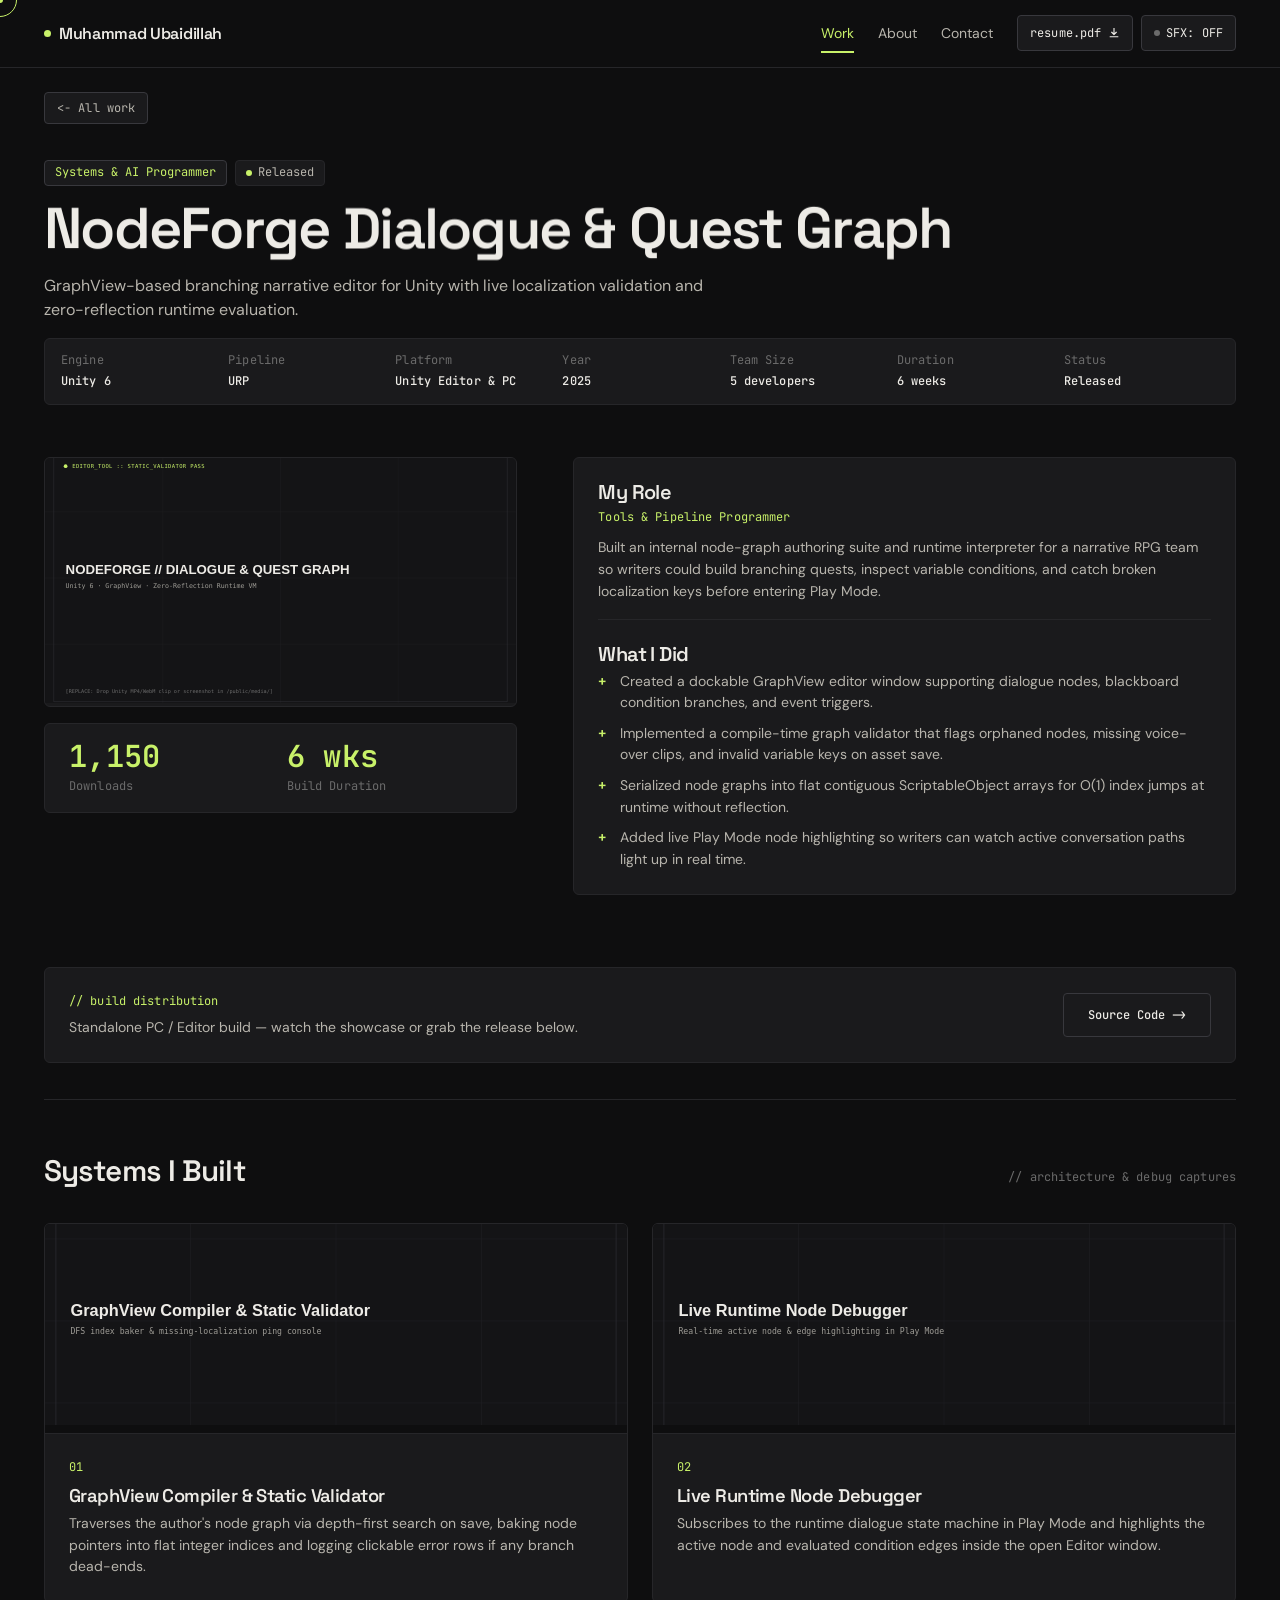
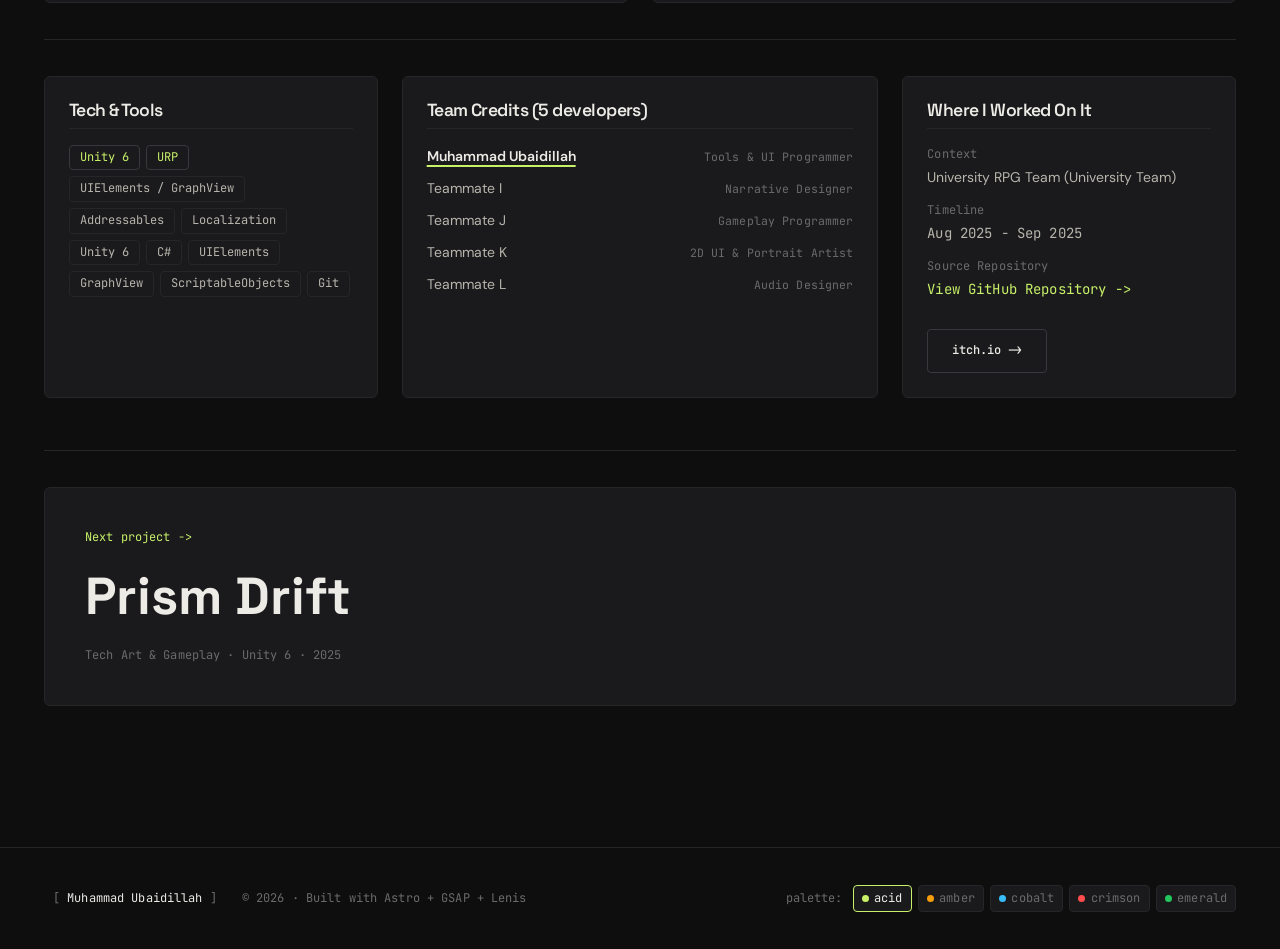
<file: work/nodeforge-dialogue-graph/index.html>
<!DOCTYPE html><html lang="en" data-theme="acid"> <head><meta charset="UTF-8"><meta name="viewport" content="width=device-width, initial-scale=1.0"><link rel="icon" type="image/svg+xml" href="/favicon.svg"><link rel="canonical" href="https://muhubaid-09.github.io/work/nodeforge-dialogue-graph/"><title>NodeForge Dialogue &amp; Quest Graph — Case Study</title><meta name="description" content="GraphView-based branching narrative editor for Unity with live localization validation and zero-reflection runtime evaluation."><!-- Open Graph / Social --><meta property="og:type" content="website"><meta property="og:url" content="https://muhubaid-09.github.io/work/nodeforge-dialogue-graph/"><meta property="og:title" content="NodeForge Dialogue &#38; Quest Graph — Case Study"><meta property="og:description" content="GraphView-based branching narrative editor for Unity with live localization validation and zero-reflection runtime evaluation."><meta property="og:image" content="/media/placeholders/hero-nodeforge.svg"><meta name="twitter:card" content="summary_large_image"><meta name="twitter:title" content="NodeForge Dialogue &#38; Quest Graph — Case Study"><meta name="twitter:description" content="GraphView-based branching narrative editor for Unity with live localization validation and zero-reflection runtime evaluation."><meta name="twitter:image" content="/media/placeholders/hero-nodeforge.svg"><!-- Google Fonts: Space Grotesk, DM Sans, JetBrains Mono (display=swap) --><link rel="preconnect" href="https://fonts.googleapis.com"><link rel="preconnect" href="https://fonts.gstatic.com" crossorigin><link href="https://fonts.googleapis.com/css2?family=DM+Sans:ital,opsz,wght@0,9..40,400;0,9..40,500;1,9..40,400&family=JetBrains+Mono:wght@400;500&family=Space+Grotesk:wght@500;600;700&display=swap" rel="stylesheet"><!-- Restore persisted color palette immediately to prevent flash --><script>
      (function () {
        try {
          var saved = localStorage.getItem('portfolio-theme');
          if (saved) document.documentElement.setAttribute('data-theme', saved);
        } catch (e) {}
      })();
    </script><meta name="astro-view-transitions-enabled" content="true"><meta name="astro-view-transitions-fallback" content="animate"><script type="module" src="/_astro/ClientRouter.astro_astro_type_script_index_0_lang.CbpIL6Cv.js"></script><link rel="stylesheet" href="/_astro/_slug_.DnzIb_zN.css">
<link rel="stylesheet" href="/_astro/_slug_.CBYtprZi.css"><style>[data-astro-transition-scope="astro-jqfaywz4-1"] { view-transition-name: project-media-nodeforge-dialogue-graph; }@layer astro { ::view-transition-old(project-media-nodeforge-dialogue-graph) { 
	animation-duration: 180ms;
	animation-timing-function: cubic-bezier(0.76, 0, 0.24, 1);
	animation-fill-mode: both;
	animation-name: astroFadeOut; }::view-transition-new(project-media-nodeforge-dialogue-graph) { 
	animation-duration: 180ms;
	animation-timing-function: cubic-bezier(0.76, 0, 0.24, 1);
	animation-fill-mode: both;
	animation-name: astroFadeIn; }[data-astro-transition=back]::view-transition-old(project-media-nodeforge-dialogue-graph) { 
	animation-duration: 180ms;
	animation-timing-function: cubic-bezier(0.76, 0, 0.24, 1);
	animation-fill-mode: both;
	animation-name: astroFadeOut; }[data-astro-transition=back]::view-transition-new(project-media-nodeforge-dialogue-graph) { 
	animation-duration: 180ms;
	animation-timing-function: cubic-bezier(0.76, 0, 0.24, 1);
	animation-fill-mode: both;
	animation-name: astroFadeIn; } }[data-astro-transition-fallback="old"] [data-astro-transition-scope="astro-jqfaywz4-1"],
			[data-astro-transition-fallback="old"][data-astro-transition-scope="astro-jqfaywz4-1"] { 
	animation-duration: 180ms;
	animation-timing-function: cubic-bezier(0.76, 0, 0.24, 1);
	animation-fill-mode: both;
	animation-name: astroFadeOut; }[data-astro-transition-fallback="new"] [data-astro-transition-scope="astro-jqfaywz4-1"],
			[data-astro-transition-fallback="new"][data-astro-transition-scope="astro-jqfaywz4-1"] { 
	animation-duration: 180ms;
	animation-timing-function: cubic-bezier(0.76, 0, 0.24, 1);
	animation-fill-mode: both;
	animation-name: astroFadeIn; }[data-astro-transition=back][data-astro-transition-fallback="old"] [data-astro-transition-scope="astro-jqfaywz4-1"],
			[data-astro-transition=back][data-astro-transition-fallback="old"][data-astro-transition-scope="astro-jqfaywz4-1"] { 
	animation-duration: 180ms;
	animation-timing-function: cubic-bezier(0.76, 0, 0.24, 1);
	animation-fill-mode: both;
	animation-name: astroFadeOut; }[data-astro-transition=back][data-astro-transition-fallback="new"] [data-astro-transition-scope="astro-jqfaywz4-1"],
			[data-astro-transition=back][data-astro-transition-fallback="new"][data-astro-transition-scope="astro-jqfaywz4-1"] { 
	animation-duration: 180ms;
	animation-timing-function: cubic-bezier(0.76, 0, 0.24, 1);
	animation-fill-mode: both;
	animation-name: astroFadeIn; }</style></head> <body> <a class="skip-link" href="#main-content">Skip to main content</a> <!-- First-Visit Boot Screen & Persistent Custom Cursor --> <div class="boot-screen" id="boot-screen" aria-hidden="true" data-astro-cid-fko75tte> <div class="boot-screen__terminal mono" data-astro-cid-fko75tte> <p class="boot-line" id="boot-line-1" data-astro-cid-fko75tte>&gt; booting portfolio.exe</p> <p class="boot-line" id="boot-line-2" data-astro-cid-fko75tte>&gt; loading assets [<span id="boot-bar" data-astro-cid-fko75tte>----------</span>]</p> <p class="boot-line boot-line--ready" id="boot-line-3" data-astro-cid-fko75tte>&gt; ready</p> </div> </div> <!-- Self-contained, fail-safe inline boot script (never blocks the screen) --> <script>
  (function () {
    var bootEl = document.getElementById('boot-screen');
    if (!bootEl) return;

    function dismissImmediately() {
      bootEl.style.display = 'none';
      bootEl.remove();
    }

    try {
      var reduced = window.matchMedia('(prefers-reduced-motion: reduce)').matches;
      var alreadyBooted = sessionStorage.getItem('portfolio-booted') === '1';

      if (reduced || alreadyBooted) {
        dismissImmediately();
        return;
      }

      sessionStorage.setItem('portfolio-booted', '1');
    } catch (e) {}

    // Allow clicking anywhere on the boot screen to skip immediately
    bootEl.addEventListener('click', dismissImmediately);

    // Hard fail-safe: guarantee removal within 1.45s no matter what
    var hardFallback = setTimeout(dismissImmediately, 1450);

    var barEl = document.getElementById('boot-bar');
    var line2 = document.getElementById('boot-line-2');
    var line3 = document.getElementById('boot-line-3');

    if (line2) line2.style.opacity = '0';
    if (line3) line3.style.opacity = '0';

    var steps = ['###-------', '######----', '##########'];

    setTimeout(function () {
      if (line2) line2.style.opacity = '1';
    }, 100);

    steps.forEach(function (step, idx) {
      setTimeout(function () {
        if (barEl) barEl.textContent = step;
      }, 220 + idx * 140);
    });

    setTimeout(function () {
      if (line3) line3.style.opacity = '1';
    }, 680);

    setTimeout(function () {
      bootEl.classList.add('is-wiping');
    }, 820);

    setTimeout(function () {
      clearTimeout(hardFallback);
      dismissImmediately();
    }, 1350);
  })();
</script>  <div class="custom-cursor" id="custom-cursor" aria-hidden="true" data-astro-transition-persist="astro-4adv5l3q-2"> <div class="custom-cursor__dot" id="custom-cursor-dot"></div> <div class="custom-cursor__ring" id="custom-cursor-ring"> <span class="custom-cursor__label mono" id="custom-cursor-label"></span> </div> </div>  <!-- Top 2px Scroll Progress Bar (driven by ScrollTrigger in Phase 3) --> <div class="scroll-progress-track" aria-hidden="true"> <div class="scroll-progress-bar" id="scroll-progress-bar"></div> </div> <header class="site-header" id="site-header" data-astro-cid-dmqpwcec> <div class="container nav-inner" data-astro-cid-dmqpwcec> <!-- Left: Developer Name --> <a href="/" class="nav-brand" data-magnetic data-scramble="Muhammad Ubaidillah" data-astro-cid-dmqpwcec> <span class="nav-brand__dot" aria-hidden="true" data-astro-cid-dmqpwcec></span> <span class="nav-brand__text" data-astro-cid-dmqpwcec>Muhammad Ubaidillah</span> </a> <!-- Right: Links, Resume download, Sound toggle --> <nav class="nav-right" aria-label="Primary" data-astro-cid-dmqpwcec> <ul class="nav-links" id="nav-links" data-astro-cid-dmqpwcec> <li data-astro-cid-dmqpwcec> <a href="/#work" class="nav-link is-active" data-nav-key="work" data-magnetic data-scramble="Work" data-astro-cid-dmqpwcec>
Work
</a> </li> <li data-astro-cid-dmqpwcec> <a href="/#about" class="nav-link" data-nav-key="about" data-magnetic data-scramble="About" data-astro-cid-dmqpwcec>
About
</a> </li>  <li data-astro-cid-dmqpwcec> <a href="/#contact" class="nav-link" data-nav-key="contact" data-magnetic data-scramble="Contact" data-astro-cid-dmqpwcec>
Contact
</a> </li> </ul> <div class="nav-actions" data-astro-cid-dmqpwcec> <!-- Resume download button (mono "resume.pdf") --> <a href="/resume.pdf" download="resume.pdf" target="_blank" rel="noopener" class="nav-resume mono" data-magnetic aria-label="Download Resume PDF" data-astro-cid-dmqpwcec> <span data-astro-cid-dmqpwcec>resume.pdf</span> <svg width="12" height="12" viewBox="0 0 16 16" fill="none" aria-hidden="true" data-astro-cid-dmqpwcec> <path d="M8 2v8m0 0L5 7m3 3l3-3M3 13h10" stroke="currentColor" stroke-width="1.5" stroke-linecap="square" data-astro-cid-dmqpwcec></path> </svg> </a> <!-- Sound Toggle (OFF by default) --> <button type="button" class="nav-sound mono" id="sound-toggle" aria-pressed="false" aria-label="Toggle UI sound effects (currently off)" data-magnetic data-astro-cid-dmqpwcec> <span class="nav-sound__dot" aria-hidden="true" data-astro-cid-dmqpwcec></span> <span class="nav-sound__label" id="sound-toggle-label" data-astro-cid-dmqpwcec>SFX: OFF</span> </button> </div> </nav> </div> </header>  <div id="page-shake-wrapper"> <main id="main-content">  <article class="detail-page container" data-astro-cid-by4zwojz> <!-- 1. Back link "<- All work" (magnetic, scramble hover) --> <div class="detail-back-row" data-astro-cid-by4zwojz> <a href="/#work" class="detail-back mono" data-magnetic data-scramble="<- All work" data-astro-cid-by4zwojz>
&lt;- All work
</a> </div> <!-- 2. Header: title, hook, mono meta row --> <header class="detail-header" data-astro-cid-by4zwojz> <div class="detail-header__badges" data-reveal data-astro-cid-by4zwojz> <span class="tag tag--accent" data-astro-cid-by4zwojz>Systems &amp; AI Programmer</span> <span class="tag" data-astro-cid-by4zwojz> <span class="status-dot status-dot--released" aria-hidden="true" data-astro-cid-by4zwojz></span> <span data-astro-cid-by4zwojz>Released</span> </span> </div> <h1 class="detail-title" data-split-heading data-astro-cid-by4zwojz>NodeForge Dialogue &amp; Quest Graph</h1> <p class="detail-hook" data-reveal data-astro-cid-by4zwojz>GraphView-based branching narrative editor for Unity with live localization validation and zero-reflection runtime evaluation.</p> <!-- Mono Meta Row: Engine / Pipeline / Platform / Year / Team size / Duration / Status --> <dl class="detail-meta-bar mono" data-reveal data-astro-cid-by4zwojz> <div class="detail-meta-item" data-astro-cid-by4zwojz> <dt data-astro-cid-by4zwojz>Engine</dt> <dd data-astro-cid-by4zwojz>Unity 6</dd> </div> <div class="detail-meta-item" data-astro-cid-by4zwojz> <dt data-astro-cid-by4zwojz>Pipeline</dt> <dd data-astro-cid-by4zwojz>URP</dd> </div> <div class="detail-meta-item" data-astro-cid-by4zwojz> <dt data-astro-cid-by4zwojz>Platform</dt> <dd data-astro-cid-by4zwojz>Unity Editor &amp; PC</dd> </div> <div class="detail-meta-item" data-astro-cid-by4zwojz> <dt data-astro-cid-by4zwojz>Year</dt> <dd data-astro-cid-by4zwojz>2025</dd> </div> <div class="detail-meta-item" data-astro-cid-by4zwojz> <dt data-astro-cid-by4zwojz>Team Size</dt> <dd data-astro-cid-by4zwojz>5 developers</dd> </div> <div class="detail-meta-item" data-astro-cid-by4zwojz> <dt data-astro-cid-by4zwojz>Duration</dt> <dd data-astro-cid-by4zwojz>6 weeks</dd> </div> <div class="detail-meta-item" data-astro-cid-by4zwojz> <dt data-astro-cid-by4zwojz>Status</dt> <dd data-astro-cid-by4zwojz>Released</dd> </div> </dl> </header> <!-- 3. Above-the-Fold Split: Compact Media Left + My Role & What I Did Immediately Visible Right --> <section class="detail-overview-split" aria-labelledby="my-role-heading" data-astro-cid-by4zwojz> <div class="detail-media-col" data-astro-cid-by4zwojz> <div class="detail-hero-media" data-parallax-frame data-astro-cid-by4zwojz data-astro-transition-scope="astro-jqfaywz4-1"> <img src="/media/placeholders/hero-nodeforge.svg" alt="NodeForge Dialogue &#38; Quest Graph hero capture" width="800" height="450" fetchpriority="high" data-parallax-media data-astro-cid-by4zwojz> </div> <section class="metrics-row" aria-label="Project metrics" data-reveal data-astro-cid-fmthfj7l><div class="metric-item" data-astro-cid-fmthfj7l><span class="mono metric-item__value" data-countup="1,150" data-astro-cid-fmthfj7l>1,150</span><span class="mono metric-item__label" data-astro-cid-fmthfj7l>Downloads</span></div><div class="metric-item" data-astro-cid-fmthfj7l><span class="mono metric-item__value" data-countup="6 wks" data-astro-cid-fmthfj7l>6 wks</span><span class="mono metric-item__label" data-astro-cid-fmthfj7l>Build Duration</span></div></section> </div> <div class="detail-work-col" data-astro-cid-by4zwojz> <div class="detail-role-block" data-reveal data-astro-cid-by4zwojz> <h2 id="my-role-heading" class="detail-subhead" data-astro-cid-by4zwojz>My Role</h2> <p class="mono detail-role-title" data-astro-cid-by4zwojz>Tools &amp; Pipeline Programmer</p> <p class="detail-role-summary" data-astro-cid-by4zwojz>Built an internal node-graph authoring suite and runtime interpreter for a narrative RPG team so writers could build branching quests, inspect variable conditions, and catch broken localization keys before entering Play Mode.</p> </div> <div class="detail-contrib-block" data-astro-cid-by4zwojz> <h2 class="detail-subhead" data-reveal data-astro-cid-by4zwojz>What I Did</h2> <ul class="detail-contrib-list" data-astro-cid-by4zwojz> <li data-contrib-item data-astro-cid-by4zwojz>Created a dockable GraphView editor window supporting dialogue nodes, blackboard condition branches, and event triggers.</li><li data-contrib-item data-astro-cid-by4zwojz>Implemented a compile-time graph validator that flags orphaned nodes, missing voice-over clips, and invalid variable keys on asset save.</li><li data-contrib-item data-astro-cid-by4zwojz>Serialized node graphs into flat contiguous ScriptableObject arrays for O(1) index jumps at runtime without reflection.</li><li data-contrib-item data-astro-cid-by4zwojz>Added live Play Mode node highlighting so writers can watch active conversation paths light up in real time.</li> </ul> </div> </div> </section> <!-- 4. Play block (Unity WebGL / Itch embed on click, or Trailer/Download fallback) --> <section class="play-block" aria-label="Playable build or media actions" data-reveal data-astro-cid-f4ulrtjn> <div class="non-webgl-actions" data-astro-cid-f4ulrtjn> <div class="non-webgl-actions__text" data-astro-cid-f4ulrtjn> <span class="mono non-webgl-actions__label" data-astro-cid-f4ulrtjn>// build distribution</span> <p data-astro-cid-f4ulrtjn>Standalone PC / Editor build — watch the showcase or grab the release below.</p> </div> <div class="non-webgl-actions__btns" data-astro-cid-f4ulrtjn>   <a href="https://github.com/username/nodeforge-dialogue" target="_blank" rel="noopener noreferrer" class="btn" data-magnetic data-astro-cid-f4ulrtjn>
Source Code -&gt;
</a> </div> </div> </section> <script type="module">function d(){document.querySelectorAll("[data-webgl-container]").forEach(e=>{if(e.dataset.bound==="true")return;e.dataset.bound="true";const s=e.querySelector("[data-webgl-launch]"),l=e.querySelector("[data-webgl-stage]"),o=e.querySelector("[data-webgl-overlay]"),a=e.querySelector("[data-webgl-status]"),n=e.querySelector("[data-webgl-fullscreen]"),r=e.dataset.embedUrl||"";s?.addEventListener("click",()=>{if(!l||!r)return;a&&(a.textContent="> loading build...");const t=document.createElement("iframe");t.src=r,t.loading="lazy",t.allow="fullscreen; autoplay; gamepad",t.setAttribute("sandbox","allow-scripts allow-same-origin allow-pointer-lock allow-popups"),t.title="Unity WebGL Playable Build",t.className="webgl-iframe",t.addEventListener("load",()=>{a&&(a.textContent="> build running (active)")}),o?.remove(),l.appendChild(t),n&&(n.hidden=!1)}),n?.addEventListener("click",()=>{l&&(document.fullscreenElement?document.exitFullscreen?.().catch(()=>{}):l.requestFullscreen?.().catch(()=>{}))})})}d();document.addEventListener("astro:page-load",d);</script>  <!-- 5. Systems I built: 2-4 entries with clip, name, 1-2 sentence explanation --> <section class="systems-section" aria-labelledby="systems-heading" data-astro-cid-hp4jaae5><div class="systems-head" data-reveal data-astro-cid-hp4jaae5><h2 id="systems-heading" class="systems-title" data-astro-cid-hp4jaae5>Systems I Built</h2><p class="mono systems-sub" data-astro-cid-hp4jaae5>// architecture &amp; debug captures</p></div><div class="systems-grid" data-astro-cid-hp4jaae5><article class="system-card" data-reveal data-astro-cid-hp4jaae5><div class="system-card__media" data-parallax-frame data-astro-cid-hp4jaae5><img src="/media/placeholders/sys-graph.svg" alt="GraphView Compiler &#38; Static Validator debug capture" loading="lazy" decoding="async" width="640" height="360" data-parallax-media data-astro-cid-hp4jaae5></div><div class="system-card__body" data-astro-cid-hp4jaae5><span class="mono system-card__index" data-astro-cid-hp4jaae5>01</span><h3 class="system-card__name" data-astro-cid-hp4jaae5>GraphView Compiler &amp; Static Validator</h3><p class="system-card__desc" data-astro-cid-hp4jaae5>Traverses the author&#39;s node graph via depth-first search on save, baking node pointers into flat integer indices and logging clickable error rows if any branch dead-ends.</p></div></article><article class="system-card" data-reveal data-astro-cid-hp4jaae5><div class="system-card__media" data-parallax-frame data-astro-cid-hp4jaae5><img src="/media/placeholders/sys-livedebug.svg" alt="Live Runtime Node Debugger debug capture" loading="lazy" decoding="async" width="640" height="360" data-parallax-media data-astro-cid-hp4jaae5></div><div class="system-card__body" data-astro-cid-hp4jaae5><span class="mono system-card__index" data-astro-cid-hp4jaae5>02</span><h3 class="system-card__name" data-astro-cid-hp4jaae5>Live Runtime Node Debugger</h3><p class="system-card__desc" data-astro-cid-hp4jaae5>Subscribes to the runtime dialogue state machine in Play Mode and highlights the active node and evaluated condition edges inside the open Editor window.</p></div></article></div></section> <!-- 6. Tech & tools + Team credits + Where I worked on it --> <section class="detail-credits-grid" aria-label="Technology, Team, and Production Context" data-astro-cid-by4zwojz> <!-- Tech & Tools --> <div class="detail-box" data-reveal data-astro-cid-by4zwojz> <h2 class="detail-box__title" data-astro-cid-by4zwojz>Tech &amp; Tools</h2> <ul class="detail-chip-list" aria-label="Packages and tools" data-astro-cid-by4zwojz> <li class="tag tag--accent" data-astro-cid-by4zwojz>Unity 6</li> <li class="tag tag--accent" data-astro-cid-by4zwojz>URP</li> <li class="tag" data-astro-cid-by4zwojz>UIElements / GraphView</li><li class="tag" data-astro-cid-by4zwojz>Addressables</li><li class="tag" data-astro-cid-by4zwojz>Localization</li> <li class="tag" data-astro-cid-by4zwojz>Unity 6</li><li class="tag" data-astro-cid-by4zwojz>C#</li><li class="tag" data-astro-cid-by4zwojz>UIElements</li><li class="tag" data-astro-cid-by4zwojz>GraphView</li><li class="tag" data-astro-cid-by4zwojz>ScriptableObjects</li><li class="tag" data-astro-cid-by4zwojz>Git</li> </ul> </div> <!-- Team Credits (Single-line names, Mine highlighted with accent underline) --> <div class="detail-box" data-reveal data-astro-cid-by4zwojz> <h2 class="detail-box__title" data-astro-cid-by4zwojz>Team Credits (5 developers)</h2> <ul class="detail-team-list" data-astro-cid-by4zwojz> <li class="detail-team-row" data-astro-cid-by4zwojz> <span class="detail-team-name is-me" data-astro-cid-by4zwojz> Muhammad Ubaidillah </span> <span class="mono detail-team-role" data-astro-cid-by4zwojz>Tools &amp; UI Programmer</span> </li><li class="detail-team-row" data-astro-cid-by4zwojz> <span class="detail-team-name" data-astro-cid-by4zwojz> Teammate I </span> <span class="mono detail-team-role" data-astro-cid-by4zwojz>Narrative Designer</span> </li><li class="detail-team-row" data-astro-cid-by4zwojz> <span class="detail-team-name" data-astro-cid-by4zwojz> Teammate J </span> <span class="mono detail-team-role" data-astro-cid-by4zwojz>Gameplay Programmer</span> </li><li class="detail-team-row" data-astro-cid-by4zwojz> <span class="detail-team-name" data-astro-cid-by4zwojz> Teammate K </span> <span class="mono detail-team-role" data-astro-cid-by4zwojz>2D UI &amp; Portrait Artist</span> </li><li class="detail-team-row" data-astro-cid-by4zwojz> <span class="detail-team-name" data-astro-cid-by4zwojz> Teammate L </span> <span class="mono detail-team-role" data-astro-cid-by4zwojz>Audio Designer</span> </li> </ul> </div> <!-- Where I worked on it + Source / Private NDA note --> <div class="detail-box" data-reveal data-astro-cid-by4zwojz> <h2 class="detail-box__title" data-astro-cid-by4zwojz>Where I Worked On It</h2> <dl class="detail-worked-dl" data-astro-cid-by4zwojz> <div data-astro-cid-by4zwojz> <dt class="mono" data-astro-cid-by4zwojz>Context</dt> <dd data-astro-cid-by4zwojz>University RPG Team (University Team)</dd> </div> <div data-astro-cid-by4zwojz> <dt class="mono" data-astro-cid-by4zwojz>Timeline</dt> <dd class="mono" data-astro-cid-by4zwojz>Aug 2025 - Sep 2025</dd> </div> <div data-astro-cid-by4zwojz> <dt class="mono" data-astro-cid-by4zwojz>Source Repository</dt> <dd class="mono" data-astro-cid-by4zwojz> <a href="https://github.com/username/nodeforge-dialogue" target="_blank" rel="noopener noreferrer" class="detail-source-link" data-astro-cid-by4zwojz>
View GitHub Repository -&gt;
</a> </dd> </div> </dl> <div class="detail-ext-links" data-astro-cid-by4zwojz>  <a href="https://username.itch.io/nodeforge-demo" target="_blank" rel="noopener noreferrer" class="btn" data-astro-cid-by4zwojz>
itch.io -&gt;
</a>  </div> </div> </section> <!-- 7. Next project: full-width link --> <nav class="detail-next" aria-label="Next project" data-astro-cid-by4zwojz> <a href="/work/prism-drift-jam" class="detail-next__link" data-cursor="VIEW" data-astro-cid-by4zwojz> <span class="mono detail-next__label" data-astro-cid-by4zwojz>Next project -&gt;</span> <span class="detail-next__title" data-scramble="Prism Drift" data-astro-cid-by4zwojz> Prism Drift </span> <span class="mono detail-next__meta" data-astro-cid-by4zwojz> Tech Art &amp; Gameplay · Unity 6 · 2025 </span> </a> </nav> </article>  </main> <footer class="site-footer" data-astro-cid-sz7xmlte> <div class="container footer-inner" data-astro-cid-sz7xmlte> <div class="footer-left" data-astro-cid-sz7xmlte> <button type="button" class="footer-logo mono" id="footer-easter-trigger" title="Click 5 times..." aria-label="Muhammad Ubaidillah — click 5 times for easter egg" data-astro-cid-sz7xmlte> <span class="footer-logo__bracket" data-astro-cid-sz7xmlte>[</span> <span data-astro-cid-sz7xmlte>Muhammad Ubaidillah</span> <span class="footer-logo__bracket" data-astro-cid-sz7xmlte>]</span> </button> <span class="footer-copy mono" data-astro-cid-sz7xmlte>© 2026 · Built with Astro + GSAP + Lenis</span> </div> <!-- Swappable Color Palette Selector (allows instant palette switching) --> <div class="footer-palettes" role="group" aria-label="Color palette selector" data-astro-cid-sz7xmlte> <span class="mono footer-palettes__label" data-astro-cid-sz7xmlte>palette:</span> <button type="button" class="palette-chip mono" data-theme-btn="acid" aria-label="Switch to Acid palette" data-astro-cid-sz7xmlte> <span class="palette-chip__swatch" style="background-color: #C8F169;" data-astro-cid-sz7xmlte></span> <span data-astro-cid-sz7xmlte>acid</span> </button><button type="button" class="palette-chip mono" data-theme-btn="amber" aria-label="Switch to Amber palette" data-astro-cid-sz7xmlte> <span class="palette-chip__swatch" style="background-color: #F59E0B;" data-astro-cid-sz7xmlte></span> <span data-astro-cid-sz7xmlte>amber</span> </button><button type="button" class="palette-chip mono" data-theme-btn="cobalt" aria-label="Switch to Cobalt palette" data-astro-cid-sz7xmlte> <span class="palette-chip__swatch" style="background-color: #38BDF8;" data-astro-cid-sz7xmlte></span> <span data-astro-cid-sz7xmlte>cobalt</span> </button><button type="button" class="palette-chip mono" data-theme-btn="crimson" aria-label="Switch to Crimson palette" data-astro-cid-sz7xmlte> <span class="palette-chip__swatch" style="background-color: #FF4D4D;" data-astro-cid-sz7xmlte></span> <span data-astro-cid-sz7xmlte>crimson</span> </button><button type="button" class="palette-chip mono" data-theme-btn="emerald" aria-label="Switch to Emerald palette" data-astro-cid-sz7xmlte> <span class="palette-chip__swatch" style="background-color: #22C55E;" data-astro-cid-sz7xmlte></span> <span data-astro-cid-sz7xmlte>emerald</span> </button> </div> </div> </footer> <script type="module">function o(){const a=document.querySelectorAll("[data-theme-btn]"),c=e=>{a.forEach(t=>{const n=t.dataset.themeBtn===e;t.classList.toggle("is-active",n),t.setAttribute("aria-pressed",String(n))})},s=document.documentElement.getAttribute("data-theme")||"acid";c(s),a.forEach(e=>{e.addEventListener("click",()=>{const t=e.dataset.themeBtn||"acid";document.documentElement.setAttribute("data-theme",t);try{localStorage.setItem("portfolio-theme",t)}catch{}c(t)})})}o();document.addEventListener("astro:page-load",o);</script>  </div> <script type="module" src="/_astro/BaseLayout.astro_astro_type_script_index_0_lang.Kn-tO8Q1.js"></script> </body> </html>
</file>
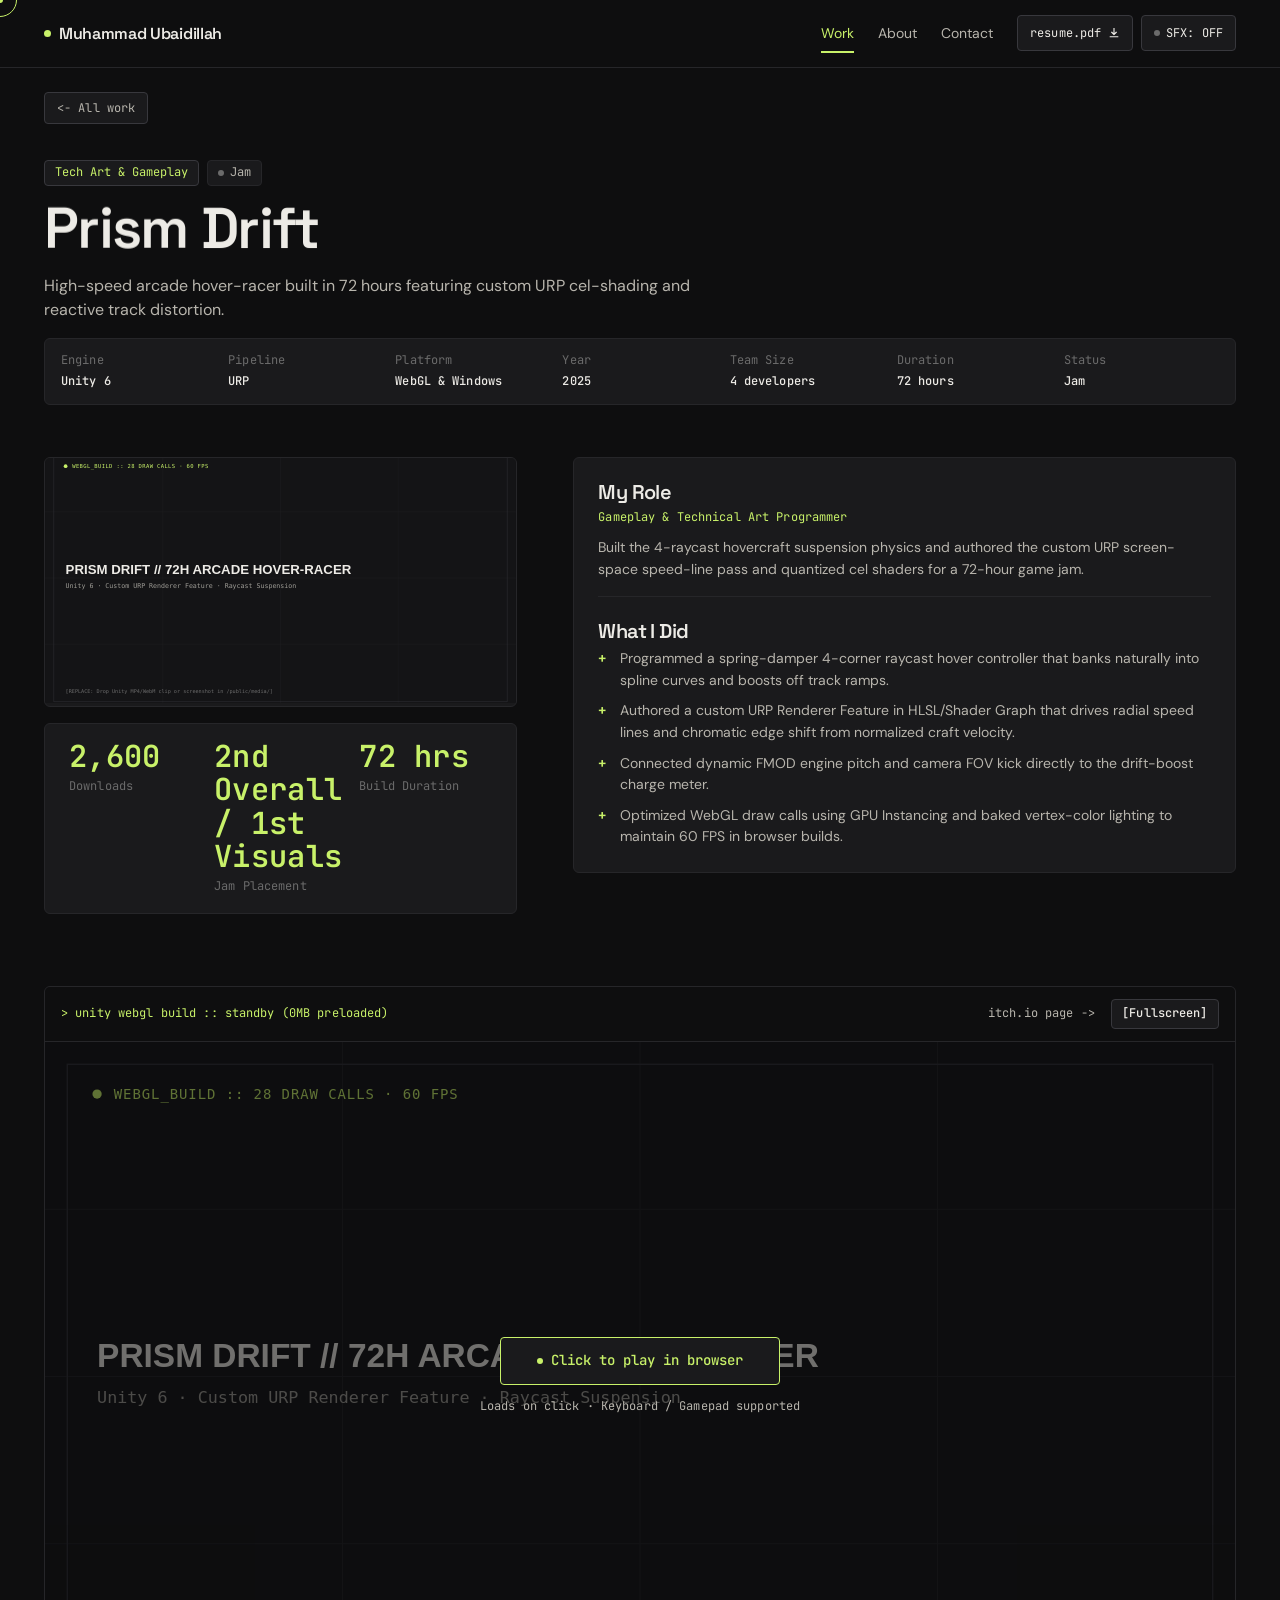
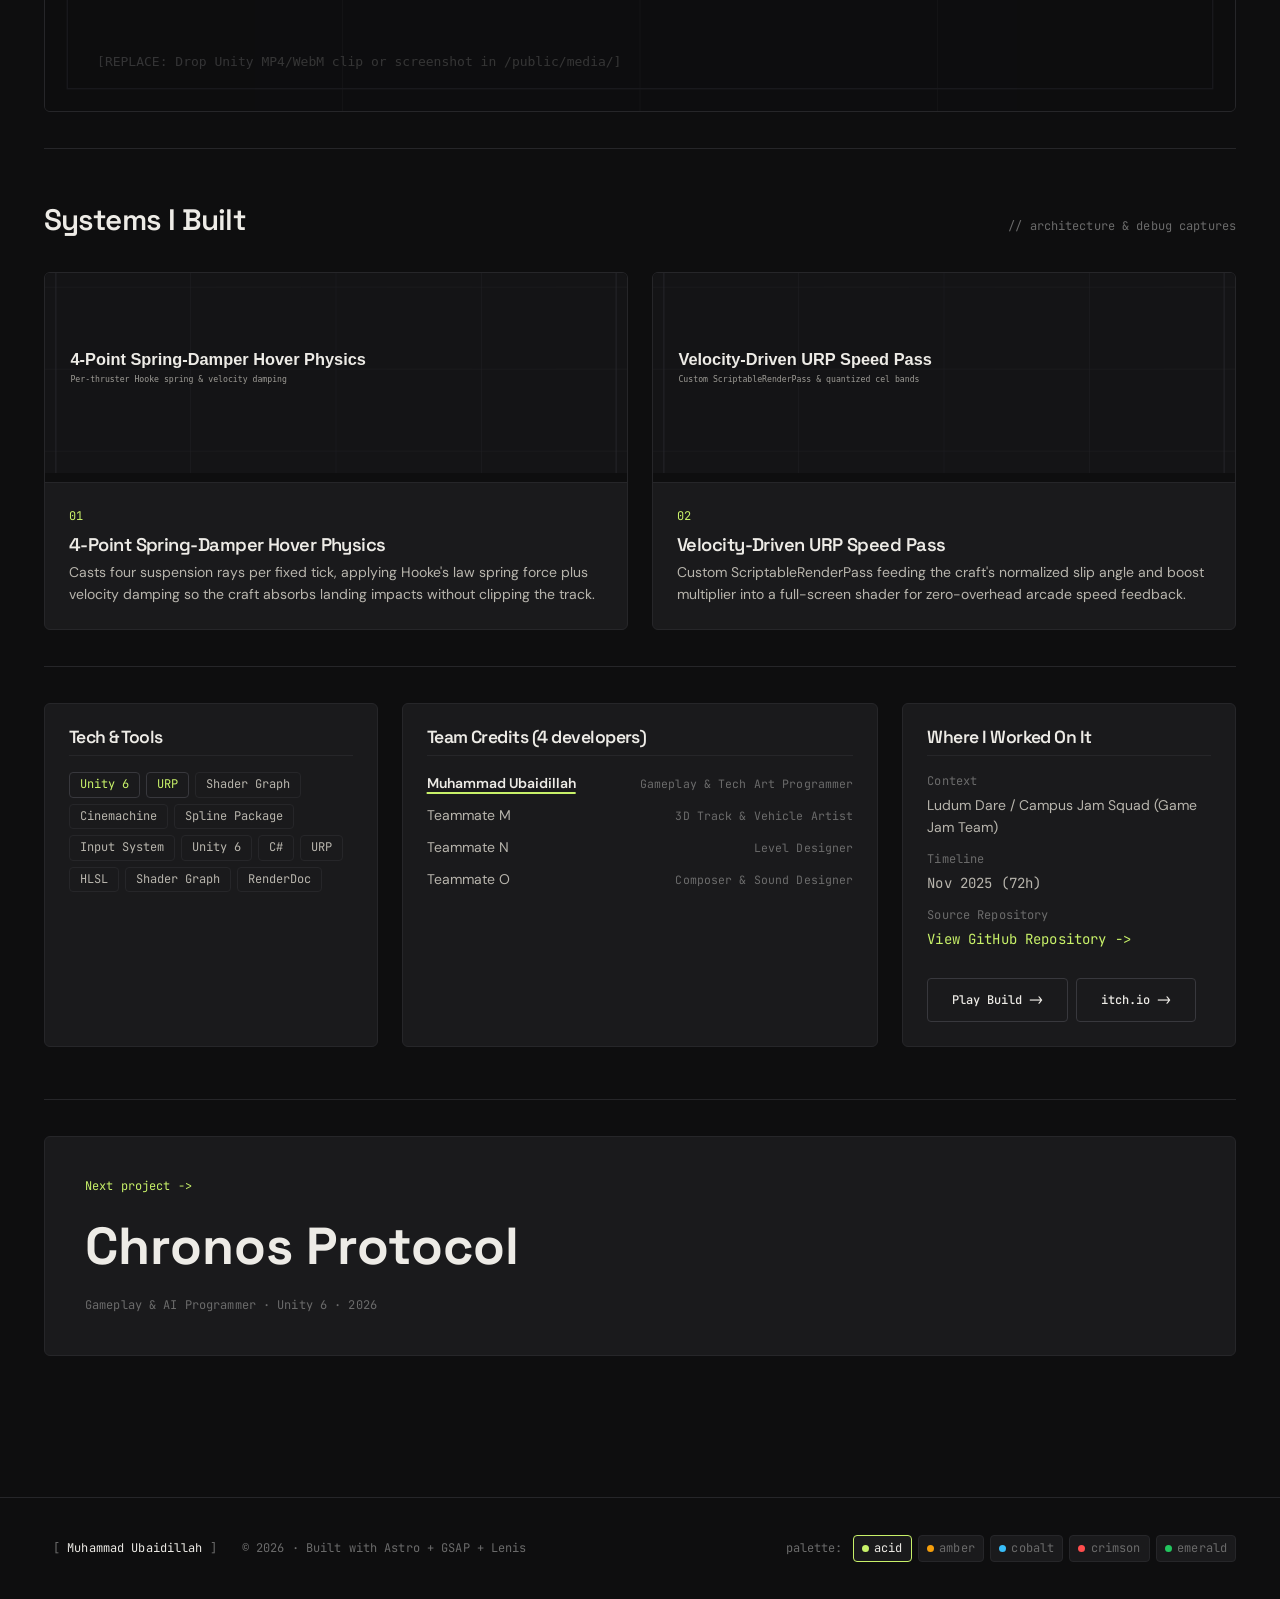
<file: work/prism-drift-jam/index.html>
<!DOCTYPE html><html lang="en" data-theme="acid"> <head><meta charset="UTF-8"><meta name="viewport" content="width=device-width, initial-scale=1.0"><link rel="icon" type="image/svg+xml" href="/favicon.svg"><link rel="canonical" href="https://muhubaid-09.github.io/work/prism-drift-jam/"><title>Prism Drift — Case Study</title><meta name="description" content="High-speed arcade hover-racer built in 72 hours featuring custom URP cel-shading and reactive track distortion."><!-- Open Graph / Social --><meta property="og:type" content="website"><meta property="og:url" content="https://muhubaid-09.github.io/work/prism-drift-jam/"><meta property="og:title" content="Prism Drift — Case Study"><meta property="og:description" content="High-speed arcade hover-racer built in 72 hours featuring custom URP cel-shading and reactive track distortion."><meta property="og:image" content="/media/placeholders/hero-prism.svg"><meta name="twitter:card" content="summary_large_image"><meta name="twitter:title" content="Prism Drift — Case Study"><meta name="twitter:description" content="High-speed arcade hover-racer built in 72 hours featuring custom URP cel-shading and reactive track distortion."><meta name="twitter:image" content="/media/placeholders/hero-prism.svg"><!-- Google Fonts: Space Grotesk, DM Sans, JetBrains Mono (display=swap) --><link rel="preconnect" href="https://fonts.googleapis.com"><link rel="preconnect" href="https://fonts.gstatic.com" crossorigin><link href="https://fonts.googleapis.com/css2?family=DM+Sans:ital,opsz,wght@0,9..40,400;0,9..40,500;1,9..40,400&family=JetBrains+Mono:wght@400;500&family=Space+Grotesk:wght@500;600;700&display=swap" rel="stylesheet"><!-- Restore persisted color palette immediately to prevent flash --><script>
      (function () {
        try {
          var saved = localStorage.getItem('portfolio-theme');
          if (saved) document.documentElement.setAttribute('data-theme', saved);
        } catch (e) {}
      })();
    </script><meta name="astro-view-transitions-enabled" content="true"><meta name="astro-view-transitions-fallback" content="animate"><script type="module" src="/_astro/ClientRouter.astro_astro_type_script_index_0_lang.CbpIL6Cv.js"></script><link rel="stylesheet" href="/_astro/_slug_.DnzIb_zN.css">
<link rel="stylesheet" href="/_astro/_slug_.CBYtprZi.css"><style>[data-astro-transition-scope="astro-jqfaywz4-1"] { view-transition-name: project-media-prism-drift-jam; }@layer astro { ::view-transition-old(project-media-prism-drift-jam) { 
	animation-duration: 180ms;
	animation-timing-function: cubic-bezier(0.76, 0, 0.24, 1);
	animation-fill-mode: both;
	animation-name: astroFadeOut; }::view-transition-new(project-media-prism-drift-jam) { 
	animation-duration: 180ms;
	animation-timing-function: cubic-bezier(0.76, 0, 0.24, 1);
	animation-fill-mode: both;
	animation-name: astroFadeIn; }[data-astro-transition=back]::view-transition-old(project-media-prism-drift-jam) { 
	animation-duration: 180ms;
	animation-timing-function: cubic-bezier(0.76, 0, 0.24, 1);
	animation-fill-mode: both;
	animation-name: astroFadeOut; }[data-astro-transition=back]::view-transition-new(project-media-prism-drift-jam) { 
	animation-duration: 180ms;
	animation-timing-function: cubic-bezier(0.76, 0, 0.24, 1);
	animation-fill-mode: both;
	animation-name: astroFadeIn; } }[data-astro-transition-fallback="old"] [data-astro-transition-scope="astro-jqfaywz4-1"],
			[data-astro-transition-fallback="old"][data-astro-transition-scope="astro-jqfaywz4-1"] { 
	animation-duration: 180ms;
	animation-timing-function: cubic-bezier(0.76, 0, 0.24, 1);
	animation-fill-mode: both;
	animation-name: astroFadeOut; }[data-astro-transition-fallback="new"] [data-astro-transition-scope="astro-jqfaywz4-1"],
			[data-astro-transition-fallback="new"][data-astro-transition-scope="astro-jqfaywz4-1"] { 
	animation-duration: 180ms;
	animation-timing-function: cubic-bezier(0.76, 0, 0.24, 1);
	animation-fill-mode: both;
	animation-name: astroFadeIn; }[data-astro-transition=back][data-astro-transition-fallback="old"] [data-astro-transition-scope="astro-jqfaywz4-1"],
			[data-astro-transition=back][data-astro-transition-fallback="old"][data-astro-transition-scope="astro-jqfaywz4-1"] { 
	animation-duration: 180ms;
	animation-timing-function: cubic-bezier(0.76, 0, 0.24, 1);
	animation-fill-mode: both;
	animation-name: astroFadeOut; }[data-astro-transition=back][data-astro-transition-fallback="new"] [data-astro-transition-scope="astro-jqfaywz4-1"],
			[data-astro-transition=back][data-astro-transition-fallback="new"][data-astro-transition-scope="astro-jqfaywz4-1"] { 
	animation-duration: 180ms;
	animation-timing-function: cubic-bezier(0.76, 0, 0.24, 1);
	animation-fill-mode: both;
	animation-name: astroFadeIn; }</style></head> <body> <a class="skip-link" href="#main-content">Skip to main content</a> <!-- First-Visit Boot Screen & Persistent Custom Cursor --> <div class="boot-screen" id="boot-screen" aria-hidden="true" data-astro-cid-fko75tte> <div class="boot-screen__terminal mono" data-astro-cid-fko75tte> <p class="boot-line" id="boot-line-1" data-astro-cid-fko75tte>&gt; booting portfolio.exe</p> <p class="boot-line" id="boot-line-2" data-astro-cid-fko75tte>&gt; loading assets [<span id="boot-bar" data-astro-cid-fko75tte>----------</span>]</p> <p class="boot-line boot-line--ready" id="boot-line-3" data-astro-cid-fko75tte>&gt; ready</p> </div> </div> <!-- Self-contained, fail-safe inline boot script (never blocks the screen) --> <script>
  (function () {
    var bootEl = document.getElementById('boot-screen');
    if (!bootEl) return;

    function dismissImmediately() {
      bootEl.style.display = 'none';
      bootEl.remove();
    }

    try {
      var reduced = window.matchMedia('(prefers-reduced-motion: reduce)').matches;
      var alreadyBooted = sessionStorage.getItem('portfolio-booted') === '1';

      if (reduced || alreadyBooted) {
        dismissImmediately();
        return;
      }

      sessionStorage.setItem('portfolio-booted', '1');
    } catch (e) {}

    // Allow clicking anywhere on the boot screen to skip immediately
    bootEl.addEventListener('click', dismissImmediately);

    // Hard fail-safe: guarantee removal within 1.45s no matter what
    var hardFallback = setTimeout(dismissImmediately, 1450);

    var barEl = document.getElementById('boot-bar');
    var line2 = document.getElementById('boot-line-2');
    var line3 = document.getElementById('boot-line-3');

    if (line2) line2.style.opacity = '0';
    if (line3) line3.style.opacity = '0';

    var steps = ['###-------', '######----', '##########'];

    setTimeout(function () {
      if (line2) line2.style.opacity = '1';
    }, 100);

    steps.forEach(function (step, idx) {
      setTimeout(function () {
        if (barEl) barEl.textContent = step;
      }, 220 + idx * 140);
    });

    setTimeout(function () {
      if (line3) line3.style.opacity = '1';
    }, 680);

    setTimeout(function () {
      bootEl.classList.add('is-wiping');
    }, 820);

    setTimeout(function () {
      clearTimeout(hardFallback);
      dismissImmediately();
    }, 1350);
  })();
</script>  <div class="custom-cursor" id="custom-cursor" aria-hidden="true" data-astro-transition-persist="astro-4adv5l3q-2"> <div class="custom-cursor__dot" id="custom-cursor-dot"></div> <div class="custom-cursor__ring" id="custom-cursor-ring"> <span class="custom-cursor__label mono" id="custom-cursor-label"></span> </div> </div>  <!-- Top 2px Scroll Progress Bar (driven by ScrollTrigger in Phase 3) --> <div class="scroll-progress-track" aria-hidden="true"> <div class="scroll-progress-bar" id="scroll-progress-bar"></div> </div> <header class="site-header" id="site-header" data-astro-cid-dmqpwcec> <div class="container nav-inner" data-astro-cid-dmqpwcec> <!-- Left: Developer Name --> <a href="/" class="nav-brand" data-magnetic data-scramble="Muhammad Ubaidillah" data-astro-cid-dmqpwcec> <span class="nav-brand__dot" aria-hidden="true" data-astro-cid-dmqpwcec></span> <span class="nav-brand__text" data-astro-cid-dmqpwcec>Muhammad Ubaidillah</span> </a> <!-- Right: Links, Resume download, Sound toggle --> <nav class="nav-right" aria-label="Primary" data-astro-cid-dmqpwcec> <ul class="nav-links" id="nav-links" data-astro-cid-dmqpwcec> <li data-astro-cid-dmqpwcec> <a href="/#work" class="nav-link is-active" data-nav-key="work" data-magnetic data-scramble="Work" data-astro-cid-dmqpwcec>
Work
</a> </li> <li data-astro-cid-dmqpwcec> <a href="/#about" class="nav-link" data-nav-key="about" data-magnetic data-scramble="About" data-astro-cid-dmqpwcec>
About
</a> </li>  <li data-astro-cid-dmqpwcec> <a href="/#contact" class="nav-link" data-nav-key="contact" data-magnetic data-scramble="Contact" data-astro-cid-dmqpwcec>
Contact
</a> </li> </ul> <div class="nav-actions" data-astro-cid-dmqpwcec> <!-- Resume download button (mono "resume.pdf") --> <a href="/resume.pdf" download="resume.pdf" target="_blank" rel="noopener" class="nav-resume mono" data-magnetic aria-label="Download Resume PDF" data-astro-cid-dmqpwcec> <span data-astro-cid-dmqpwcec>resume.pdf</span> <svg width="12" height="12" viewBox="0 0 16 16" fill="none" aria-hidden="true" data-astro-cid-dmqpwcec> <path d="M8 2v8m0 0L5 7m3 3l3-3M3 13h10" stroke="currentColor" stroke-width="1.5" stroke-linecap="square" data-astro-cid-dmqpwcec></path> </svg> </a> <!-- Sound Toggle (OFF by default) --> <button type="button" class="nav-sound mono" id="sound-toggle" aria-pressed="false" aria-label="Toggle UI sound effects (currently off)" data-magnetic data-astro-cid-dmqpwcec> <span class="nav-sound__dot" aria-hidden="true" data-astro-cid-dmqpwcec></span> <span class="nav-sound__label" id="sound-toggle-label" data-astro-cid-dmqpwcec>SFX: OFF</span> </button> </div> </nav> </div> </header>  <div id="page-shake-wrapper"> <main id="main-content">  <article class="detail-page container" data-astro-cid-by4zwojz> <!-- 1. Back link "<- All work" (magnetic, scramble hover) --> <div class="detail-back-row" data-astro-cid-by4zwojz> <a href="/#work" class="detail-back mono" data-magnetic data-scramble="<- All work" data-astro-cid-by4zwojz>
&lt;- All work
</a> </div> <!-- 2. Header: title, hook, mono meta row --> <header class="detail-header" data-astro-cid-by4zwojz> <div class="detail-header__badges" data-reveal data-astro-cid-by4zwojz> <span class="tag tag--accent" data-astro-cid-by4zwojz>Tech Art &amp; Gameplay</span> <span class="tag" data-astro-cid-by4zwojz> <span class="status-dot" aria-hidden="true" data-astro-cid-by4zwojz></span> <span data-astro-cid-by4zwojz>Jam</span> </span> </div> <h1 class="detail-title" data-split-heading data-astro-cid-by4zwojz>Prism Drift</h1> <p class="detail-hook" data-reveal data-astro-cid-by4zwojz>High-speed arcade hover-racer built in 72 hours featuring custom URP cel-shading and reactive track distortion.</p> <!-- Mono Meta Row: Engine / Pipeline / Platform / Year / Team size / Duration / Status --> <dl class="detail-meta-bar mono" data-reveal data-astro-cid-by4zwojz> <div class="detail-meta-item" data-astro-cid-by4zwojz> <dt data-astro-cid-by4zwojz>Engine</dt> <dd data-astro-cid-by4zwojz>Unity 6</dd> </div> <div class="detail-meta-item" data-astro-cid-by4zwojz> <dt data-astro-cid-by4zwojz>Pipeline</dt> <dd data-astro-cid-by4zwojz>URP</dd> </div> <div class="detail-meta-item" data-astro-cid-by4zwojz> <dt data-astro-cid-by4zwojz>Platform</dt> <dd data-astro-cid-by4zwojz>WebGL &amp; Windows</dd> </div> <div class="detail-meta-item" data-astro-cid-by4zwojz> <dt data-astro-cid-by4zwojz>Year</dt> <dd data-astro-cid-by4zwojz>2025</dd> </div> <div class="detail-meta-item" data-astro-cid-by4zwojz> <dt data-astro-cid-by4zwojz>Team Size</dt> <dd data-astro-cid-by4zwojz>4 developers</dd> </div> <div class="detail-meta-item" data-astro-cid-by4zwojz> <dt data-astro-cid-by4zwojz>Duration</dt> <dd data-astro-cid-by4zwojz>72 hours</dd> </div> <div class="detail-meta-item" data-astro-cid-by4zwojz> <dt data-astro-cid-by4zwojz>Status</dt> <dd data-astro-cid-by4zwojz>Jam</dd> </div> </dl> </header> <!-- 3. Above-the-Fold Split: Compact Media Left + My Role & What I Did Immediately Visible Right --> <section class="detail-overview-split" aria-labelledby="my-role-heading" data-astro-cid-by4zwojz> <div class="detail-media-col" data-astro-cid-by4zwojz> <div class="detail-hero-media" data-parallax-frame data-astro-cid-by4zwojz data-astro-transition-scope="astro-jqfaywz4-1"> <img src="/media/placeholders/hero-prism.svg" alt="Prism Drift hero capture" width="800" height="450" fetchpriority="high" data-parallax-media data-astro-cid-by4zwojz> </div> <section class="metrics-row" aria-label="Project metrics" data-reveal data-astro-cid-fmthfj7l><div class="metric-item" data-astro-cid-fmthfj7l><span class="mono metric-item__value" data-countup="2,600" data-astro-cid-fmthfj7l>2,600</span><span class="mono metric-item__label" data-astro-cid-fmthfj7l>Downloads</span></div><div class="metric-item" data-astro-cid-fmthfj7l><span class="mono metric-item__value" data-countup="2nd Overall / 1st Visuals" data-astro-cid-fmthfj7l>2nd Overall / 1st Visuals</span><span class="mono metric-item__label" data-astro-cid-fmthfj7l>Jam Placement</span></div><div class="metric-item" data-astro-cid-fmthfj7l><span class="mono metric-item__value" data-countup="72 hrs" data-astro-cid-fmthfj7l>72 hrs</span><span class="mono metric-item__label" data-astro-cid-fmthfj7l>Build Duration</span></div></section> </div> <div class="detail-work-col" data-astro-cid-by4zwojz> <div class="detail-role-block" data-reveal data-astro-cid-by4zwojz> <h2 id="my-role-heading" class="detail-subhead" data-astro-cid-by4zwojz>My Role</h2> <p class="mono detail-role-title" data-astro-cid-by4zwojz>Gameplay &amp; Technical Art Programmer</p> <p class="detail-role-summary" data-astro-cid-by4zwojz>Built the 4-raycast hovercraft suspension physics and authored the custom URP screen-space speed-line pass and quantized cel shaders for a 72-hour game jam.</p> </div> <div class="detail-contrib-block" data-astro-cid-by4zwojz> <h2 class="detail-subhead" data-reveal data-astro-cid-by4zwojz>What I Did</h2> <ul class="detail-contrib-list" data-astro-cid-by4zwojz> <li data-contrib-item data-astro-cid-by4zwojz>Programmed a spring-damper 4-corner raycast hover controller that banks naturally into spline curves and boosts off track ramps.</li><li data-contrib-item data-astro-cid-by4zwojz>Authored a custom URP Renderer Feature in HLSL/Shader Graph that drives radial speed lines and chromatic edge shift from normalized craft velocity.</li><li data-contrib-item data-astro-cid-by4zwojz>Connected dynamic FMOD engine pitch and camera FOV kick directly to the drift-boost charge meter.</li><li data-contrib-item data-astro-cid-by4zwojz>Optimized WebGL draw calls using GPU Instancing and baked vertex-color lighting to maintain 60 FPS in browser builds.</li> </ul> </div> </div> </section> <!-- 4. Play block (Unity WebGL / Itch embed on click, or Trailer/Download fallback) --> <section class="play-block" aria-label="Playable build or media actions" data-reveal data-astro-cid-f4ulrtjn> <div class="webgl-wrapper" data-webgl-container data-embed-url="https://itch.io/embed-upload/placeholder" data-astro-cid-f4ulrtjn> <div class="webgl-bar" data-astro-cid-f4ulrtjn> <span class="mono webgl-bar__status" data-webgl-status data-astro-cid-f4ulrtjn>
&gt; unity webgl build :: standby (0MB preloaded)
</span> <div class="webgl-bar__actions" data-astro-cid-f4ulrtjn> <a href="https://username.itch.io/prism-drift" target="_blank" rel="noopener noreferrer" class="mono webgl-bar__link" data-astro-cid-f4ulrtjn>
itch.io page -&gt;
</a> <button type="button" class="btn mono webgl-fullscreen-btn" data-webgl-fullscreen hidden aria-label="Toggle fullscreen WebGL build" data-astro-cid-f4ulrtjn>
[Fullscreen]
</button> </div> </div> <div class="webgl-stage" data-webgl-stage data-astro-cid-f4ulrtjn> <img src="/media/placeholders/hero-prism.svg" alt="Prism Drift WebGL poster" class="webgl-poster" loading="lazy" width="1280" height="720" data-astro-cid-f4ulrtjn> <div class="webgl-overlay" data-webgl-overlay data-astro-cid-f4ulrtjn> <button type="button" class="btn webgl-launch-btn" data-webgl-launch data-cursor="PLAY" data-magnetic data-astro-cid-f4ulrtjn> <span class="status-dot status-dot--released" aria-hidden="true" data-astro-cid-f4ulrtjn></span> <span data-astro-cid-f4ulrtjn>Click to play in browser</span> </button> <p class="mono webgl-note" data-astro-cid-f4ulrtjn>Loads on click · Keyboard / Gamepad supported</p> </div> </div> <div class="webgl-mobile-fallback" data-astro-cid-f4ulrtjn> <p class="mono webgl-mobile-fallback__tag" data-astro-cid-f4ulrtjn>&gt; best on desktop</p> <p class="webgl-mobile-fallback__text" data-astro-cid-f4ulrtjn>
This Unity WebGL build targets desktop browsers and keyboard/gamepad controls.
</p> <a href="https://username.itch.io/prism-drift" target="_blank" rel="noopener noreferrer" class="btn" data-astro-cid-f4ulrtjn>
View on itch.io -&gt;
</a> </div> </div> </section> <script type="module">function d(){document.querySelectorAll("[data-webgl-container]").forEach(e=>{if(e.dataset.bound==="true")return;e.dataset.bound="true";const s=e.querySelector("[data-webgl-launch]"),l=e.querySelector("[data-webgl-stage]"),o=e.querySelector("[data-webgl-overlay]"),a=e.querySelector("[data-webgl-status]"),n=e.querySelector("[data-webgl-fullscreen]"),r=e.dataset.embedUrl||"";s?.addEventListener("click",()=>{if(!l||!r)return;a&&(a.textContent="> loading build...");const t=document.createElement("iframe");t.src=r,t.loading="lazy",t.allow="fullscreen; autoplay; gamepad",t.setAttribute("sandbox","allow-scripts allow-same-origin allow-pointer-lock allow-popups"),t.title="Unity WebGL Playable Build",t.className="webgl-iframe",t.addEventListener("load",()=>{a&&(a.textContent="> build running (active)")}),o?.remove(),l.appendChild(t),n&&(n.hidden=!1)}),n?.addEventListener("click",()=>{l&&(document.fullscreenElement?document.exitFullscreen?.().catch(()=>{}):l.requestFullscreen?.().catch(()=>{}))})})}d();document.addEventListener("astro:page-load",d);</script>  <!-- 5. Systems I built: 2-4 entries with clip, name, 1-2 sentence explanation --> <section class="systems-section" aria-labelledby="systems-heading" data-astro-cid-hp4jaae5><div class="systems-head" data-reveal data-astro-cid-hp4jaae5><h2 id="systems-heading" class="systems-title" data-astro-cid-hp4jaae5>Systems I Built</h2><p class="mono systems-sub" data-astro-cid-hp4jaae5>// architecture &amp; debug captures</p></div><div class="systems-grid" data-astro-cid-hp4jaae5><article class="system-card" data-reveal data-astro-cid-hp4jaae5><div class="system-card__media" data-parallax-frame data-astro-cid-hp4jaae5><img src="/media/placeholders/sys-hover.svg" alt="4-Point Spring-Damper Hover Physics debug capture" loading="lazy" decoding="async" width="640" height="360" data-parallax-media data-astro-cid-hp4jaae5></div><div class="system-card__body" data-astro-cid-hp4jaae5><span class="mono system-card__index" data-astro-cid-hp4jaae5>01</span><h3 class="system-card__name" data-astro-cid-hp4jaae5>4-Point Spring-Damper Hover Physics</h3><p class="system-card__desc" data-astro-cid-hp4jaae5>Casts four suspension rays per fixed tick, applying Hooke&#39;s law spring force plus velocity damping so the craft absorbs landing impacts without clipping the track.</p></div></article><article class="system-card" data-reveal data-astro-cid-hp4jaae5><div class="system-card__media" data-parallax-frame data-astro-cid-hp4jaae5><img src="/media/placeholders/sys-shader.svg" alt="Velocity-Driven URP Speed Pass debug capture" loading="lazy" decoding="async" width="640" height="360" data-parallax-media data-astro-cid-hp4jaae5></div><div class="system-card__body" data-astro-cid-hp4jaae5><span class="mono system-card__index" data-astro-cid-hp4jaae5>02</span><h3 class="system-card__name" data-astro-cid-hp4jaae5>Velocity-Driven URP Speed Pass</h3><p class="system-card__desc" data-astro-cid-hp4jaae5>Custom ScriptableRenderPass feeding the craft&#39;s normalized slip angle and boost multiplier into a full-screen shader for zero-overhead arcade speed feedback.</p></div></article></div></section> <!-- 6. Tech & tools + Team credits + Where I worked on it --> <section class="detail-credits-grid" aria-label="Technology, Team, and Production Context" data-astro-cid-by4zwojz> <!-- Tech & Tools --> <div class="detail-box" data-reveal data-astro-cid-by4zwojz> <h2 class="detail-box__title" data-astro-cid-by4zwojz>Tech &amp; Tools</h2> <ul class="detail-chip-list" aria-label="Packages and tools" data-astro-cid-by4zwojz> <li class="tag tag--accent" data-astro-cid-by4zwojz>Unity 6</li> <li class="tag tag--accent" data-astro-cid-by4zwojz>URP</li> <li class="tag" data-astro-cid-by4zwojz>Shader Graph</li><li class="tag" data-astro-cid-by4zwojz>Cinemachine</li><li class="tag" data-astro-cid-by4zwojz>Spline Package</li><li class="tag" data-astro-cid-by4zwojz>Input System</li> <li class="tag" data-astro-cid-by4zwojz>Unity 6</li><li class="tag" data-astro-cid-by4zwojz>C#</li><li class="tag" data-astro-cid-by4zwojz>URP</li><li class="tag" data-astro-cid-by4zwojz>HLSL</li><li class="tag" data-astro-cid-by4zwojz>Shader Graph</li><li class="tag" data-astro-cid-by4zwojz>RenderDoc</li> </ul> </div> <!-- Team Credits (Single-line names, Mine highlighted with accent underline) --> <div class="detail-box" data-reveal data-astro-cid-by4zwojz> <h2 class="detail-box__title" data-astro-cid-by4zwojz>Team Credits (4 developers)</h2> <ul class="detail-team-list" data-astro-cid-by4zwojz> <li class="detail-team-row" data-astro-cid-by4zwojz> <span class="detail-team-name is-me" data-astro-cid-by4zwojz> Muhammad Ubaidillah </span> <span class="mono detail-team-role" data-astro-cid-by4zwojz>Gameplay &amp; Tech Art Programmer</span> </li><li class="detail-team-row" data-astro-cid-by4zwojz> <span class="detail-team-name" data-astro-cid-by4zwojz> Teammate M </span> <span class="mono detail-team-role" data-astro-cid-by4zwojz>3D Track &amp; Vehicle Artist</span> </li><li class="detail-team-row" data-astro-cid-by4zwojz> <span class="detail-team-name" data-astro-cid-by4zwojz> Teammate N </span> <span class="mono detail-team-role" data-astro-cid-by4zwojz>Level Designer</span> </li><li class="detail-team-row" data-astro-cid-by4zwojz> <span class="detail-team-name" data-astro-cid-by4zwojz> Teammate O </span> <span class="mono detail-team-role" data-astro-cid-by4zwojz>Composer &amp; Sound Designer</span> </li> </ul> </div> <!-- Where I worked on it + Source / Private NDA note --> <div class="detail-box" data-reveal data-astro-cid-by4zwojz> <h2 class="detail-box__title" data-astro-cid-by4zwojz>Where I Worked On It</h2> <dl class="detail-worked-dl" data-astro-cid-by4zwojz> <div data-astro-cid-by4zwojz> <dt class="mono" data-astro-cid-by4zwojz>Context</dt> <dd data-astro-cid-by4zwojz>Ludum Dare / Campus Jam Squad (Game Jam Team)</dd> </div> <div data-astro-cid-by4zwojz> <dt class="mono" data-astro-cid-by4zwojz>Timeline</dt> <dd class="mono" data-astro-cid-by4zwojz>Nov 2025 (72h)</dd> </div> <div data-astro-cid-by4zwojz> <dt class="mono" data-astro-cid-by4zwojz>Source Repository</dt> <dd class="mono" data-astro-cid-by4zwojz> <a href="https://github.com/username/prism-drift-jam" target="_blank" rel="noopener noreferrer" class="detail-source-link" data-astro-cid-by4zwojz>
View GitHub Repository -&gt;
</a> </dd> </div> </dl> <div class="detail-ext-links" data-astro-cid-by4zwojz> <a href="https://username.itch.io/prism-drift" target="_blank" rel="noopener noreferrer" class="btn" data-astro-cid-by4zwojz>
Play Build -&gt;
</a> <a href="https://username.itch.io/prism-drift" target="_blank" rel="noopener noreferrer" class="btn" data-astro-cid-by4zwojz>
itch.io -&gt;
</a>  </div> </div> </section> <!-- 7. Next project: full-width link --> <nav class="detail-next" aria-label="Next project" data-astro-cid-by4zwojz> <a href="/work/chronos-protocol" class="detail-next__link" data-cursor="VIEW" data-astro-cid-by4zwojz> <span class="mono detail-next__label" data-astro-cid-by4zwojz>Next project -&gt;</span> <span class="detail-next__title" data-scramble="Chronos Protocol" data-astro-cid-by4zwojz> Chronos Protocol </span> <span class="mono detail-next__meta" data-astro-cid-by4zwojz> Gameplay &amp; AI Programmer · Unity 6 · 2026 </span> </a> </nav> </article>  </main> <footer class="site-footer" data-astro-cid-sz7xmlte> <div class="container footer-inner" data-astro-cid-sz7xmlte> <div class="footer-left" data-astro-cid-sz7xmlte> <button type="button" class="footer-logo mono" id="footer-easter-trigger" title="Click 5 times..." aria-label="Muhammad Ubaidillah — click 5 times for easter egg" data-astro-cid-sz7xmlte> <span class="footer-logo__bracket" data-astro-cid-sz7xmlte>[</span> <span data-astro-cid-sz7xmlte>Muhammad Ubaidillah</span> <span class="footer-logo__bracket" data-astro-cid-sz7xmlte>]</span> </button> <span class="footer-copy mono" data-astro-cid-sz7xmlte>© 2026 · Built with Astro + GSAP + Lenis</span> </div> <!-- Swappable Color Palette Selector (allows instant palette switching) --> <div class="footer-palettes" role="group" aria-label="Color palette selector" data-astro-cid-sz7xmlte> <span class="mono footer-palettes__label" data-astro-cid-sz7xmlte>palette:</span> <button type="button" class="palette-chip mono" data-theme-btn="acid" aria-label="Switch to Acid palette" data-astro-cid-sz7xmlte> <span class="palette-chip__swatch" style="background-color: #C8F169;" data-astro-cid-sz7xmlte></span> <span data-astro-cid-sz7xmlte>acid</span> </button><button type="button" class="palette-chip mono" data-theme-btn="amber" aria-label="Switch to Amber palette" data-astro-cid-sz7xmlte> <span class="palette-chip__swatch" style="background-color: #F59E0B;" data-astro-cid-sz7xmlte></span> <span data-astro-cid-sz7xmlte>amber</span> </button><button type="button" class="palette-chip mono" data-theme-btn="cobalt" aria-label="Switch to Cobalt palette" data-astro-cid-sz7xmlte> <span class="palette-chip__swatch" style="background-color: #38BDF8;" data-astro-cid-sz7xmlte></span> <span data-astro-cid-sz7xmlte>cobalt</span> </button><button type="button" class="palette-chip mono" data-theme-btn="crimson" aria-label="Switch to Crimson palette" data-astro-cid-sz7xmlte> <span class="palette-chip__swatch" style="background-color: #FF4D4D;" data-astro-cid-sz7xmlte></span> <span data-astro-cid-sz7xmlte>crimson</span> </button><button type="button" class="palette-chip mono" data-theme-btn="emerald" aria-label="Switch to Emerald palette" data-astro-cid-sz7xmlte> <span class="palette-chip__swatch" style="background-color: #22C55E;" data-astro-cid-sz7xmlte></span> <span data-astro-cid-sz7xmlte>emerald</span> </button> </div> </div> </footer> <script type="module">function o(){const a=document.querySelectorAll("[data-theme-btn]"),c=e=>{a.forEach(t=>{const n=t.dataset.themeBtn===e;t.classList.toggle("is-active",n),t.setAttribute("aria-pressed",String(n))})},s=document.documentElement.getAttribute("data-theme")||"acid";c(s),a.forEach(e=>{e.addEventListener("click",()=>{const t=e.dataset.themeBtn||"acid";document.documentElement.setAttribute("data-theme",t);try{localStorage.setItem("portfolio-theme",t)}catch{}c(t)})})}o();document.addEventListener("astro:page-load",o);</script>  </div> <script type="module" src="/_astro/BaseLayout.astro_astro_type_script_index_0_lang.Kn-tO8Q1.js"></script> </body> </html>
</file>
<file: _astro/_slug_.DnzIb_zN.css>
.astro-route-announcer{position:absolute;left:0;top:0;clip:rect(0 0 0 0);clip-path:inset(50%);overflow:hidden;white-space:nowrap;width:1px;height:1px}:root,[data-theme=acid]{--bg: #0E0E0F;--surface: #1A1A1C;--surface-elevated: #232326;--text: #EDEBE6;--text-secondary: #B8B5AD;--muted: #6B6B6B;--accent: #C8F169;--accent-dim: rgba(200, 241, 105, .14);--border: #262629;--border-strong: #38383D}[data-theme=amber]{--bg: #111214;--surface: #1A1C20;--surface-elevated: #24272D;--text: #ECEAE4;--text-secondary: #B5B3AD;--muted: #73767D;--accent: #F59E0B;--accent-dim: rgba(245, 158, 11, .14);--border: #272A30;--border-strong: #393D46}[data-theme=cobalt]{--bg: #0B0D12;--surface: #141821;--surface-elevated: #1D2330;--text: #F0F4F8;--text-secondary: #B4C0CE;--muted: #64748B;--accent: #38BDF8;--accent-dim: rgba(56, 189, 248, .14);--border: #212836;--border-strong: #323C50}[data-theme=crimson]{--bg: #0F0E0E;--surface: #1C1919;--surface-elevated: #272323;--text: #F2ECE9;--text-secondary: #BEB6B2;--muted: #78716C;--accent: #FF4D4D;--accent-dim: rgba(255, 77, 77, .14);--border: #2B2626;--border-strong: #3F3838}[data-theme=emerald]{--bg: #090D0B;--surface: #131A16;--surface-elevated: #1B251F;--text: #E6F0EC;--text-secondary: #B0C2B9;--muted: #63736B;--accent: #22C55E;--accent-dim: rgba(34, 197, 94, .14);--border: #1F2B24;--border-strong: #2F4137}:root{--font-display: "Space Grotesk", -apple-system, BlinkMacSystemFont, sans-serif;--font-body: "DM Sans", -apple-system, BlinkMacSystemFont, sans-serif;--font-mono: "JetBrains Mono", ui-monospace, SFMono-Regular, monospace;--text-xs: .75rem;--text-sm: .875rem;--text-body: 1rem;--text-lead: clamp(1.125rem, 1.05rem + .35vw, 1.35rem);--text-h3: clamp(1.35rem, 1.15rem + .9vw, 1.85rem);--text-h2: clamp(2rem, 1.4rem + 2.5vw, 3.25rem);--text-hero: clamp(2.6rem, 1.7rem + 4.6vw, 5.5rem);--space-2xs: .25rem;--space-xs: .5rem;--space-sm: .75rem;--space-md: 1rem;--space-lg: 1.5rem;--space-xl: 2.25rem;--space-2xl: 3.5rem;--space-3xl: 5.5rem;--space-section: clamp(5.5rem, 4rem + 6vw, 9.5rem);--container: 82rem;--gutter: clamp(1.25rem, .75rem + 2.5vw, 3.5rem);--nav-height: 4.25rem;--radius-sm: 4px;--radius-md: 6px;--rule: 1px solid var(--border);--dur-fast: .15s;--dur-normal: .26s;--ease-out: cubic-bezier(.16, 1, .3, 1);--ease-overshoot: cubic-bezier(.34, 1.56, .64, 1);--astro-code-color-text: var(--text);--astro-code-color-background: var(--surface);--astro-code-token-constant: var(--accent);--astro-code-token-string: var(--text-secondary);--astro-code-token-comment: var(--muted);--astro-code-token-keyword: var(--accent);--astro-code-token-parameter: var(--text);--astro-code-token-function: var(--text);--astro-code-token-string-expression: var(--accent);--astro-code-token-punctuation: var(--muted);--astro-code-token-link: var(--accent)}*,*:before,*:after{box-sizing:border-box}html,body{overflow-x:clip;margin:0;padding:0;background-color:var(--bg);color:var(--text);font-family:var(--font-body);font-size:var(--text-body);line-height:1.6;-webkit-font-smoothing:antialiased;-moz-osx-font-smoothing:grayscale;scrollbar-color:var(--border-strong) var(--bg)}::selection{background-color:var(--accent-dim);color:var(--accent)}h1,h2,h3,h4{font-family:var(--font-display);font-weight:600;letter-spacing:-.03em;line-height:1.06;color:var(--text);margin:0;overflow-wrap:break-word;min-width:0;text-wrap:balance}p,ul,ol,dl,figure,blockquote{margin:0}a{color:inherit;text-decoration:none}img,video{display:block;max-width:100%;height:auto}button{font:inherit;color:inherit;background:none;border:none;cursor:pointer}a:focus-visible,button:focus-visible,input:focus-visible,select:focus-visible,textarea:focus-visible,[tabindex]:focus-visible{outline:2px solid var(--accent);outline-offset:3px}.container{width:100%;max-width:var(--container);margin-inline:auto;padding-inline:var(--gutter)}.mono{font-family:var(--font-mono);font-size:var(--text-xs);letter-spacing:.01em}.skip-link{position:fixed;top:var(--space-sm);left:var(--space-sm);z-index:1000;padding:var(--space-xs) var(--space-md);background:var(--surface-elevated);color:var(--accent);border:1px solid var(--accent);border-radius:var(--radius-sm);font-family:var(--font-mono);font-size:var(--text-xs);transform:translateY(-200%);transition:transform var(--dur-fast) var(--ease-out)}.skip-link:focus{transform:translateY(0)}.btn{display:inline-flex;align-items:center;justify-content:center;gap:var(--space-xs);min-height:44px;padding:0 var(--space-lg);background-color:var(--surface);color:var(--text);border:1px solid var(--border-strong);border-radius:var(--radius-sm);font-family:var(--font-mono);font-size:var(--text-xs);font-weight:500;cursor:pointer;transition:transform var(--dur-fast) var(--ease-overshoot),border-color var(--dur-fast) var(--ease-out),color var(--dur-fast) var(--ease-out)}.btn:hover{border-color:var(--accent);color:var(--accent)}.btn:active{transform:scale(.94)}.tag{display:inline-flex;align-items:center;gap:.375rem;padding:.25rem .625rem;background-color:var(--surface);border:1px solid var(--border);border-radius:var(--radius-sm);font-family:var(--font-mono);font-size:var(--text-xs);color:var(--text-secondary);line-height:1.3;white-space:nowrap}.tag--accent{border-color:var(--border-strong);color:var(--accent)}.status-dot{display:inline-block;width:6px;height:6px;border-radius:50%;background-color:var(--muted)}.status-dot--released{background-color:var(--accent)}.sr-only{position:absolute;width:1px;height:1px;padding:0;margin:-1px;overflow:hidden;clip:rect(0,0,0,0);white-space:nowrap;border:0}.itch-popover{display:none;position:absolute;top:12px;width:340px;padding:1.15rem;background-color:var(--bg);border:1.5px solid var(--text);border-radius:8px;box-shadow:0 22px 48px #000000d1;z-index:120;opacity:0;visibility:hidden;pointer-events:none}@media(min-width:960px)and (hover:hover)and (pointer:fine){.itch-popover{display:flex;flex-direction:column;gap:.65rem}.itch-popover--right{left:calc(100% + 14px);right:auto}.itch-popover--left{right:calc(100% + 14px);left:auto}.itch-popover__arrow{position:absolute;top:36px;width:12px;height:12px;background-color:var(--bg);transform:rotate(45deg)}.itch-popover--right .itch-popover__arrow{left:-7px;border-left:1.5px solid var(--text);border-bottom:1.5px solid var(--text)}.itch-popover--left .itch-popover__arrow{right:-7px;border-right:1.5px solid var(--text);border-top:1.5px solid var(--text)}}.itch-popover__head{display:flex;flex-direction:column;gap:.15rem}.itch-popover__title{font-size:1.1rem;font-weight:700;color:var(--text)}.itch-popover__role{color:var(--accent);font-size:.72rem}.itch-popover__summary{font-size:.8rem;line-height:1.45;color:var(--text-secondary)}.itch-popover__what{display:flex;flex-direction:column;gap:.3rem;padding-top:.45rem;border-top:var(--rule)}.itch-popover__sublabel{color:var(--text);font-weight:600;font-size:.7rem}.itch-popover__list{list-style:none;padding:0;margin:0;display:flex;flex-direction:column;gap:.3rem;font-size:.75rem;line-height:1.4;color:var(--text-secondary)}.itch-popover__list li{position:relative;padding-left:.85rem}.itch-popover__list li:before{content:"+";position:absolute;left:0;top:0;font-family:var(--font-mono);color:var(--accent);font-weight:600}.itch-popover__shots{display:grid;grid-template-columns:repeat(2,minmax(0,1fr));gap:.45rem;margin-top:.15rem}.itch-popover__shots img{width:100%;aspect-ratio:16 / 9;object-fit:cover;border-radius:4px;border:1px solid var(--border-strong);background-color:var(--surface)}.itch-popover__cta{width:100%;min-height:34px;font-size:.75rem;margin-top:.15rem;border-color:var(--text)}@media(prefers-reduced-motion:reduce){*,*:before,*:after{animation-duration:.01ms!important;animation-iteration-count:1!important;transition-duration:.01ms!important;scroll-behavior:auto!important}}.site-header[data-astro-cid-dmqpwcec]{position:sticky;top:0;z-index:100;height:var(--nav-height);background-color:var(--bg);border-bottom:var(--rule)}.nav-inner[data-astro-cid-dmqpwcec]{height:100%;display:flex;align-items:center;justify-content:space-between;gap:var(--space-md)}.nav-brand[data-astro-cid-dmqpwcec]{display:inline-flex;align-items:center;gap:var(--space-xs);font-family:var(--font-display);font-weight:600;font-size:var(--text-body);letter-spacing:-.02em;color:var(--text);padding:var(--space-xs) 0}.nav-brand__dot[data-astro-cid-dmqpwcec]{width:7px;height:7px;border-radius:50%;background-color:var(--accent);transition:transform var(--dur-fast) var(--ease-overshoot)}.nav-brand[data-astro-cid-dmqpwcec]:hover .nav-brand__dot[data-astro-cid-dmqpwcec]{transform:scale(1.4)}.nav-right[data-astro-cid-dmqpwcec]{display:flex;align-items:center;gap:var(--space-lg)}.nav-links[data-astro-cid-dmqpwcec]{display:flex;align-items:center;gap:var(--space-lg);list-style:none;padding:0}.nav-link[data-astro-cid-dmqpwcec]{position:relative;display:inline-block;padding:var(--space-xs) 0;font-size:var(--text-sm);color:var(--text-secondary);transition:color var(--dur-fast) var(--ease-out)}.nav-link[data-astro-cid-dmqpwcec]:hover,.nav-link[data-astro-cid-dmqpwcec].is-active{color:var(--accent)}.nav-link[data-astro-cid-dmqpwcec]:after{content:"";position:absolute;left:0;right:0;bottom:0;height:2px;background-color:var(--accent);transform:scaleX(0);transform-origin:0% 50%;transition:transform var(--dur-normal) var(--ease-overshoot)}.nav-link[data-astro-cid-dmqpwcec].is-active:after,.nav-link[data-astro-cid-dmqpwcec]:hover:after{transform:scaleX(1)}.nav-actions[data-astro-cid-dmqpwcec]{display:flex;align-items:center;gap:var(--space-xs)}.nav-resume[data-astro-cid-dmqpwcec],.nav-sound[data-astro-cid-dmqpwcec]{display:inline-flex;align-items:center;gap:.4rem;min-height:36px;padding:0 .75rem;background-color:var(--surface);border:1px solid var(--border-strong);border-radius:var(--radius-sm);color:var(--text);transition:border-color var(--dur-fast) var(--ease-out),color var(--dur-fast) var(--ease-out),transform var(--dur-fast) var(--ease-overshoot)}.nav-resume[data-astro-cid-dmqpwcec]:hover,.nav-sound[data-astro-cid-dmqpwcec]:hover{border-color:var(--accent);color:var(--accent)}.nav-resume[data-astro-cid-dmqpwcec]:active,.nav-sound[data-astro-cid-dmqpwcec]:active{transform:scale(.94)}.nav-sound__dot[data-astro-cid-dmqpwcec]{width:6px;height:6px;border-radius:50%;background-color:var(--muted)}.nav-sound[data-astro-cid-dmqpwcec][aria-pressed=true] .nav-sound__dot[data-astro-cid-dmqpwcec]{background-color:var(--accent)}.nav-sound[data-astro-cid-dmqpwcec][aria-pressed=true]{border-color:var(--accent);color:var(--accent)}@media(max-width:720px){.site-header[data-astro-cid-dmqpwcec]{height:auto;padding-block:var(--space-xs)}.nav-inner[data-astro-cid-dmqpwcec]{flex-wrap:wrap;row-gap:var(--space-2xs)}.nav-right[data-astro-cid-dmqpwcec]{width:100%;justify-content:space-between;gap:var(--space-sm)}.nav-links[data-astro-cid-dmqpwcec]{gap:var(--space-md)}.nav-sound__label[data-astro-cid-dmqpwcec]{display:none}}.site-footer[data-astro-cid-sz7xmlte]{border-top:var(--rule);padding-block:var(--space-xl);margin-top:var(--space-section)}.footer-inner[data-astro-cid-sz7xmlte]{display:flex;flex-wrap:wrap;align-items:center;justify-content:space-between;gap:var(--space-md)}.footer-left[data-astro-cid-sz7xmlte]{display:flex;flex-wrap:wrap;align-items:center;gap:var(--space-md)}.footer-logo[data-astro-cid-sz7xmlte]{padding:.25rem .5rem;border-radius:var(--radius-sm);color:var(--text);border:1px solid transparent;transition:color var(--dur-fast) var(--ease-out),border-color var(--dur-fast) var(--ease-out),transform var(--dur-fast) var(--ease-overshoot)}.footer-logo[data-astro-cid-sz7xmlte]:hover{color:var(--accent);border-color:var(--border-strong)}.footer-logo[data-astro-cid-sz7xmlte]:active{transform:scale(.92)}.footer-logo__bracket[data-astro-cid-sz7xmlte],.footer-copy[data-astro-cid-sz7xmlte]{color:var(--muted)}.footer-palettes[data-astro-cid-sz7xmlte]{display:flex;flex-wrap:wrap;align-items:center;gap:.375rem}.footer-palettes__label[data-astro-cid-sz7xmlte]{color:var(--muted);margin-right:.25rem}.palette-chip[data-astro-cid-sz7xmlte]{display:inline-flex;align-items:center;gap:.35rem;padding:.2rem .5rem;border:1px solid var(--border);border-radius:var(--radius-sm);background-color:var(--surface);color:var(--muted);transition:border-color var(--dur-fast) var(--ease-out),color var(--dur-fast) var(--ease-out),transform var(--dur-fast) var(--ease-overshoot)}.palette-chip[data-astro-cid-sz7xmlte]:hover,.palette-chip[data-astro-cid-sz7xmlte].is-active{border-color:var(--accent);color:var(--text)}.palette-chip__swatch[data-astro-cid-sz7xmlte]{width:7px;height:7px;border-radius:50%}.boot-screen[data-astro-cid-fko75tte]{position:fixed;inset:0;z-index:9999;background-color:var(--bg);border-bottom:2px solid var(--accent);display:flex;align-items:center;justify-content:center;padding:var(--gutter);cursor:pointer;transform:translateY(0);transition:transform .52s cubic-bezier(.76,0,.24,1)}.boot-screen[data-astro-cid-fko75tte].is-wiping{transform:translateY(-102%);pointer-events:none}.boot-screen__terminal[data-astro-cid-fko75tte]{width:100%;max-width:24rem;padding:var(--space-lg);background-color:var(--surface);border:1px solid var(--border-strong);border-radius:var(--radius-md);display:flex;flex-direction:column;gap:.45rem;font-size:var(--text-sm);color:var(--text-secondary)}.boot-line[data-astro-cid-fko75tte]{transition:opacity .12s ease-out}.boot-line--ready[data-astro-cid-fko75tte]{color:var(--accent);font-weight:600}.custom-cursor{position:fixed;top:0;left:0;width:0;height:0;pointer-events:none;z-index:9000;display:none}@media(hover:hover)and (pointer:fine)and (prefers-reduced-motion:no-preference){.custom-cursor{display:block}}.custom-cursor__dot{position:fixed;top:0;left:0;width:6px;height:6px;margin-left:-3px;margin-top:-3px;border-radius:50%;background-color:var(--accent);will-change:transform}.custom-cursor__ring{position:fixed;top:0;left:0;width:34px;height:34px;margin-left:-17px;margin-top:-17px;border-radius:50%;border:1.5px solid var(--accent);background-color:transparent;display:flex;align-items:center;justify-content:center;will-change:transform;transition:background-color .15s cubic-bezier(.16,1,.3,1),border-color .15s cubic-bezier(.16,1,.3,1)}.custom-cursor__label{font-size:.55rem;font-weight:600;letter-spacing:.06em;color:var(--accent);opacity:0;transform:scale(.6);transition:opacity .15s cubic-bezier(.16,1,.3,1),transform .15s cubic-bezier(.34,1.56,.64,1)}.custom-cursor.is-link .custom-cursor__ring{background-color:var(--accent-dim)}.custom-cursor.is-labeled .custom-cursor__ring{background-color:var(--surface);border-color:var(--accent)}.custom-cursor.is-labeled .custom-cursor__label{opacity:1;transform:scale(1)}.custom-cursor.is-labeled .custom-cursor__dot{opacity:0}@keyframes astroFadeInOut{0%{opacity:1}to{opacity:0}}@keyframes astroFadeIn{0%{opacity:0;mix-blend-mode:plus-lighter}to{opacity:1;mix-blend-mode:plus-lighter}}@keyframes astroFadeOut{0%{opacity:1;mix-blend-mode:plus-lighter}to{opacity:0;mix-blend-mode:plus-lighter}}@keyframes astroSlideFromRight{0%{transform:translate(100%)}}@keyframes astroSlideFromLeft{0%{transform:translate(-100%)}}@keyframes astroSlideToRight{to{transform:translate(100%)}}@keyframes astroSlideToLeft{to{transform:translate(-100%)}}@media(prefers-reduced-motion){::view-transition-group(*),::view-transition-old(*),::view-transition-new(*){animation:none!important}[data-astro-transition-scope]{animation:none!important}}.scroll-progress-track{position:fixed;top:0;left:0;right:0;height:2px;z-index:200;pointer-events:none;background:transparent}.scroll-progress-bar{width:100%;height:100%;background-color:var(--accent);transform:scaleX(0);transform-origin:0% 50%}
</file>
<file: _astro/index.B3Rw3OJc.css>
.hero[data-astro-cid-bbe6dxrz]{padding-block:clamp(4rem,3rem + 6vw,8rem) var(--space-3xl);border-bottom:var(--rule)}.hero-inner[data-astro-cid-bbe6dxrz]{display:flex;flex-direction:column;align-items:flex-start;gap:var(--space-xl)}.hero-meta[data-astro-cid-bbe6dxrz]{display:inline-flex;flex-wrap:wrap;align-items:center;gap:.5rem;color:var(--text-secondary);font-size:var(--text-sm)}.hero-meta__dot[data-astro-cid-bbe6dxrz]{width:7px;height:7px;border-radius:50%;background-color:var(--accent)}.hero-meta__sep[data-astro-cid-bbe6dxrz]{color:var(--muted)}.hero-meta__avail[data-astro-cid-bbe6dxrz]{color:var(--accent)}.hero-pitch[data-astro-cid-bbe6dxrz]{font-size:var(--text-hero);font-weight:700;line-height:1.02;letter-spacing:-.035em;max-width:17ch;color:var(--text)}.hero-actions[data-astro-cid-bbe6dxrz]{display:flex;flex-wrap:wrap;align-items:center;gap:var(--space-sm);margin-top:var(--space-xs)}.btn--primary[data-astro-cid-bbe6dxrz]{border-color:var(--accent);color:var(--accent)}.btn--primary[data-astro-cid-bbe6dxrz]:hover{background-color:var(--accent-dim);border-color:var(--accent);color:var(--accent)}.project-card[data-astro-cid-mspuyifq]{position:relative;display:flex;flex-direction:column;gap:var(--space-md);padding:var(--space-lg);background-color:var(--surface);border:var(--rule);border-radius:var(--radius-md);transform-style:preserve-3d;transition:border-color var(--dur-normal) var(--ease-out),background-color var(--dur-fast) var(--ease-out)}.project-card[data-astro-cid-mspuyifq] [data-card-chip]{transition:border-color .2s var(--ease-out),color .2s var(--ease-out),background-color .2s var(--ease-out)}.project-card[data-astro-cid-mspuyifq]:hover [data-card-chip]:not(.tag--accent){border-color:var(--border-strong);color:var(--text);background-color:var(--surface-elevated)}.project-card[data-astro-cid-mspuyifq]:hover,.project-card[data-astro-cid-mspuyifq]:focus-within,.project-card[data-astro-cid-mspuyifq].is-hovered{border-color:var(--accent);z-index:40}.project-card__media-link[data-astro-cid-mspuyifq]{display:block}.project-card__media-frame[data-astro-cid-mspuyifq]{position:relative;width:100%;aspect-ratio:16 / 9;max-height:220px;overflow:hidden;border-radius:var(--radius-sm);background-color:var(--bg);border:1px solid var(--border)}.project-card__media[data-astro-cid-mspuyifq]{width:100%;height:100%;object-fit:cover;transition:transform var(--dur-normal) var(--ease-out)}.project-card[data-astro-cid-mspuyifq]:hover .project-card__media[data-astro-cid-mspuyifq]{transform:scale(1.03)}.project-card__body[data-astro-cid-mspuyifq]{display:flex;flex-direction:column;gap:var(--space-sm);flex:1}.project-card__badges[data-astro-cid-mspuyifq]{display:flex;flex-wrap:wrap;gap:.375rem}.project-card__title[data-astro-cid-mspuyifq]{font-size:var(--text-h3);line-height:1.18;margin-top:.15rem}.project-card__main-link[data-astro-cid-mspuyifq]{color:var(--text);transition:color var(--dur-fast) var(--ease-out)}.project-card[data-astro-cid-mspuyifq]:hover .project-card__main-link[data-astro-cid-mspuyifq]{color:var(--accent)}.project-card__hook[data-astro-cid-mspuyifq]{color:var(--text-secondary);font-size:var(--text-sm);line-height:1.55}.project-card__tags[data-astro-cid-mspuyifq]{display:flex;flex-wrap:wrap;gap:.35rem;list-style:none;padding:0;margin-top:.25rem}.project-card__actions[data-astro-cid-mspuyifq]{display:flex;flex-wrap:wrap;align-items:center;justify-content:space-between;gap:var(--space-sm);padding-top:var(--space-sm);margin-top:auto;border-top:var(--rule)}.project-card__view[data-astro-cid-mspuyifq]{color:var(--accent);font-size:var(--text-xs);font-weight:500}.project-card__secondary-actions[data-astro-cid-mspuyifq]{display:flex;align-items:center;gap:.375rem;position:relative;z-index:3}.project-card__action-btn[data-astro-cid-mspuyifq]{min-height:32px;padding:0 .75rem;font-size:.72rem}.work-section[data-astro-cid-cam3p5ks]{padding-block:var(--space-section) 0}.work-header[data-astro-cid-cam3p5ks]{display:flex;flex-wrap:wrap;align-items:flex-end;justify-content:space-between;gap:var(--space-lg);margin-bottom:var(--space-2xl);padding-bottom:var(--space-lg);border-bottom:var(--rule)}.work-title[data-astro-cid-cam3p5ks]{font-size:var(--text-h2)}.work-subtitle[data-astro-cid-cam3p5ks]{color:var(--muted);margin-top:var(--space-xs)}.filter-bar[data-astro-cid-cam3p5ks]{display:flex;flex-wrap:wrap;gap:var(--space-xs)}.filter-chip[data-astro-cid-cam3p5ks]{min-height:38px;padding:0 .875rem;background-color:var(--surface);border:1px solid var(--border);border-radius:var(--radius-sm);color:var(--text-secondary);transition:border-color var(--dur-fast) var(--ease-out),color var(--dur-fast) var(--ease-out),transform var(--dur-fast) var(--ease-overshoot)}.filter-chip[data-astro-cid-cam3p5ks]:hover,.filter-chip[data-astro-cid-cam3p5ks].is-active{border-color:var(--accent);color:var(--accent)}.filter-chip[data-astro-cid-cam3p5ks]:active{transform:scale(.94)}.work-list[data-astro-cid-cam3p5ks]{display:grid;grid-template-columns:minmax(0,1fr);gap:var(--space-lg)}@media(min-width:768px){.work-list[data-astro-cid-cam3p5ks]{grid-template-columns:repeat(2,minmax(0,1fr));gap:var(--space-xl)}}.trailer-modal[data-astro-cid-cam3p5ks]{position:fixed;inset:0;width:100%;height:100%;max-width:none;max-height:none;margin:0;padding:var(--gutter);border:none;background:transparent;z-index:500;display:none;align-items:center;justify-content:center}.trailer-modal[data-astro-cid-cam3p5ks][open]{display:flex}.trailer-modal__backdrop[data-astro-cid-cam3p5ks]{position:fixed;inset:0;background-color:#0a0a0be0}.trailer-modal__box[data-astro-cid-cam3p5ks]{position:relative;z-index:2;width:100%;max-width:64rem;background-color:var(--surface);border:1px solid var(--accent);border-radius:var(--radius-md);overflow:hidden}.trailer-modal__bar[data-astro-cid-cam3p5ks]{display:flex;align-items:center;justify-content:space-between;padding:var(--space-sm) var(--space-md);border-bottom:var(--rule);background-color:var(--bg)}.trailer-modal__title[data-astro-cid-cam3p5ks]{color:var(--accent)}.trailer-modal__close[data-astro-cid-cam3p5ks]{min-height:32px;padding:0 .75rem}.trailer-modal__frame[data-astro-cid-cam3p5ks]{position:relative;width:100%;aspect-ratio:16 / 9;background-color:#000}.trailer-modal__frame[data-astro-cid-cam3p5ks] iframe{width:100%;height:100%;border:0}.about-section[data-astro-cid-x2lc2h5w]{padding-block:var(--space-section) 0}.about-grid[data-astro-cid-x2lc2h5w]{display:grid;grid-template-columns:minmax(0,1fr);gap:var(--space-xl);padding-top:var(--space-2xl);border-top:var(--rule)}@media(min-width:900px){.about-grid[data-astro-cid-x2lc2h5w]{grid-template-columns:minmax(0,4fr) minmax(0,8fr);gap:var(--space-2xl)}}.about-title[data-astro-cid-x2lc2h5w]{font-size:var(--text-h2)}.about-tag[data-astro-cid-x2lc2h5w]{color:var(--muted);margin-top:var(--space-xs)}.about-right[data-astro-cid-x2lc2h5w]{display:flex;flex-direction:column;gap:var(--space-xl)}.about-prose[data-astro-cid-x2lc2h5w]{display:flex;flex-direction:column;gap:var(--space-md);font-size:var(--text-lead);color:var(--text);max-width:62ch;line-height:1.55}.about-team-box[data-astro-cid-x2lc2h5w]{padding:var(--space-lg);background-color:var(--surface);border:var(--rule);border-left:2px solid var(--accent);border-radius:var(--radius-sm);max-width:62ch}.about-team-text[data-astro-cid-x2lc2h5w]{color:var(--text-secondary);font-size:var(--text-body);line-height:1.6}.about-skills-block[data-astro-cid-x2lc2h5w]{display:flex;flex-direction:column;gap:var(--space-sm)}.about-skills-heading[data-astro-cid-x2lc2h5w]{color:var(--muted);font-weight:500}.about-skills-list[data-astro-cid-x2lc2h5w]{display:flex;flex-wrap:wrap;gap:var(--space-xs);list-style:none;padding:0}.marquee-wrap[data-astro-cid-x2lc2h5w]{margin-top:var(--space-3xl);padding-block:var(--space-md);border-block:var(--rule);background-color:var(--surface);overflow:hidden}.marquee-track[data-astro-cid-x2lc2h5w]{display:flex;align-items:center;gap:var(--space-xl);width:max-content;white-space:nowrap;color:var(--text-secondary)}.marquee-item[data-astro-cid-x2lc2h5w]{display:inline-flex;align-items:center;gap:var(--space-sm)}.marquee-dot[data-astro-cid-x2lc2h5w]{width:5px;height:5px;border-radius:50%;background-color:var(--accent)}.contact-section[data-astro-cid-jjagjrbk]{padding-block:var(--space-section) 0}.contact-box[data-astro-cid-jjagjrbk]{padding:clamp(2rem,1.5rem + 3vw,4rem);background-color:var(--surface);border:var(--rule);border-radius:var(--radius-md);display:flex;flex-direction:column;align-items:flex-start;gap:var(--space-xl)}.contact-header[data-astro-cid-jjagjrbk]{display:flex;flex-direction:column;gap:var(--space-sm)}.contact-status[data-astro-cid-jjagjrbk]{display:inline-flex;align-items:center;gap:.5rem;color:var(--accent)}.contact-title[data-astro-cid-jjagjrbk]{font-size:var(--text-h2);max-width:24ch}.contact-email-row[data-astro-cid-jjagjrbk]{display:flex;flex-wrap:wrap;align-items:center;gap:var(--space-md)}.contact-email[data-astro-cid-jjagjrbk]{font-family:var(--font-mono);font-size:clamp(1.15rem,1rem + 1vw,1.75rem);color:var(--text);border-bottom:1px solid var(--border-strong);padding-bottom:.2rem;transition:color var(--dur-fast) var(--ease-out),border-color var(--dur-fast) var(--ease-out)}.contact-email[data-astro-cid-jjagjrbk]:hover{color:var(--accent);border-color:var(--accent)}.contact-links[data-astro-cid-jjagjrbk]{display:flex;flex-wrap:wrap;gap:var(--space-sm);padding-top:var(--space-md);border-top:var(--rule);width:100%}
</file>
<file: _astro/_slug_.CBYtprZi.css>
.play-block[data-astro-cid-f4ulrtjn]{margin-top:var(--space-xl)}.webgl-wrapper[data-astro-cid-f4ulrtjn]{background-color:var(--surface);border:var(--rule);border-radius:var(--radius-md);overflow:hidden}.webgl-bar[data-astro-cid-f4ulrtjn]{display:flex;flex-wrap:wrap;align-items:center;justify-content:space-between;gap:var(--space-sm);padding:var(--space-sm) var(--space-md);background-color:var(--bg);border-bottom:var(--rule)}.webgl-bar__status[data-astro-cid-f4ulrtjn]{color:var(--accent)}.webgl-bar__actions[data-astro-cid-f4ulrtjn]{display:flex;align-items:center;gap:var(--space-md)}.webgl-bar__link[data-astro-cid-f4ulrtjn]{color:var(--text-secondary)}.webgl-bar__link[data-astro-cid-f4ulrtjn]:hover{color:var(--accent)}.webgl-fullscreen-btn[data-astro-cid-f4ulrtjn]{min-height:30px;padding:0 .65rem}.webgl-stage[data-astro-cid-f4ulrtjn]{position:relative;width:100%;aspect-ratio:16 / 9;background-color:#09090a;overflow:hidden}.webgl-poster[data-astro-cid-f4ulrtjn]{width:100%;height:100%;object-fit:cover;opacity:.45}.webgl-overlay[data-astro-cid-f4ulrtjn]{position:absolute;inset:0;display:flex;flex-direction:column;align-items:center;justify-content:center;gap:var(--space-sm);padding:var(--space-lg);text-align:center}.webgl-launch-btn[data-astro-cid-f4ulrtjn]{min-height:48px;padding:0 var(--space-xl);border-color:var(--accent);color:var(--accent);font-size:var(--text-sm)}.webgl-note[data-astro-cid-f4ulrtjn]{color:var(--text-secondary)}.webgl-stage[data-astro-cid-f4ulrtjn] .webgl-iframe{position:absolute;inset:0;width:100%;height:100%;border:0}.webgl-mobile-fallback[data-astro-cid-f4ulrtjn]{display:none;padding:var(--space-lg);flex-direction:column;align-items:flex-start;gap:var(--space-sm)}.webgl-mobile-fallback__tag[data-astro-cid-f4ulrtjn]{color:var(--accent)}.webgl-mobile-fallback__text[data-astro-cid-f4ulrtjn]{color:var(--text-secondary);font-size:var(--text-sm)}@media(max-width:767px){.webgl-stage[data-astro-cid-f4ulrtjn],.webgl-fullscreen-btn[data-astro-cid-f4ulrtjn]{display:none!important}.webgl-mobile-fallback[data-astro-cid-f4ulrtjn]{display:flex}}.non-webgl-actions[data-astro-cid-f4ulrtjn]{display:flex;flex-wrap:wrap;align-items:center;justify-content:space-between;gap:var(--space-md);padding:var(--space-lg);background-color:var(--surface);border:var(--rule);border-radius:var(--radius-md)}.non-webgl-actions__label[data-astro-cid-f4ulrtjn]{color:var(--accent);display:block;margin-bottom:.25rem}.non-webgl-actions__text[data-astro-cid-f4ulrtjn] p[data-astro-cid-f4ulrtjn]{color:var(--text-secondary);font-size:var(--text-sm)}.non-webgl-actions__btns[data-astro-cid-f4ulrtjn]{display:flex;flex-wrap:wrap;gap:var(--space-xs)}.systems-section[data-astro-cid-hp4jaae5]{padding-top:var(--space-2xl);border-top:var(--rule)}.systems-head[data-astro-cid-hp4jaae5]{display:flex;flex-wrap:wrap;align-items:baseline;justify-content:space-between;gap:var(--space-sm);margin-bottom:var(--space-xl)}.systems-title[data-astro-cid-hp4jaae5]{font-size:var(--text-h3)}.systems-sub[data-astro-cid-hp4jaae5]{color:var(--muted)}.systems-grid[data-astro-cid-hp4jaae5]{display:grid;grid-template-columns:minmax(0,1fr);gap:var(--space-lg)}@media(min-width:768px){.systems-grid[data-astro-cid-hp4jaae5]{grid-template-columns:repeat(2,minmax(0,1fr))}}.system-card[data-astro-cid-hp4jaae5]{background-color:var(--surface);border:var(--rule);border-radius:var(--radius-md);overflow:hidden;display:flex;flex-direction:column;transition:border-color var(--dur-normal) var(--ease-out)}.system-card[data-astro-cid-hp4jaae5]:hover{border-color:var(--accent)}.system-card__media[data-astro-cid-hp4jaae5]{width:100%;aspect-ratio:16 / 9;max-height:210px;overflow:hidden;background-color:var(--bg);border-bottom:var(--rule)}.system-card__media[data-astro-cid-hp4jaae5] img[data-astro-cid-hp4jaae5],.system-card__media[data-astro-cid-hp4jaae5] video[data-astro-cid-hp4jaae5]{width:100%;height:100%;object-fit:cover}.system-card__body[data-astro-cid-hp4jaae5]{padding:var(--space-lg);display:flex;flex-direction:column;gap:var(--space-xs)}.system-card__index[data-astro-cid-hp4jaae5]{color:var(--accent)}.system-card__name[data-astro-cid-hp4jaae5]{font-size:1.15rem}.system-card__desc[data-astro-cid-hp4jaae5]{color:var(--text-secondary);font-size:var(--text-sm);line-height:1.55}.metrics-row[data-astro-cid-fmthfj7l]{display:grid;grid-template-columns:repeat(auto-fit,minmax(120px,1fr));gap:var(--space-sm);padding:var(--space-md) var(--space-lg);background-color:var(--surface);border:var(--rule);border-radius:var(--radius-md)}.metric-item[data-astro-cid-fmthfj7l]{display:flex;flex-direction:column;gap:.25rem}.metric-item__value[data-astro-cid-fmthfj7l]{font-size:clamp(1.35rem,1.1rem + 1vw,2rem);font-weight:600;color:var(--accent);line-height:1.1}.metric-item__label[data-astro-cid-fmthfj7l]{color:var(--muted);font-size:var(--text-xs)}.detail-page[data-astro-cid-by4zwojz]{padding-top:var(--space-lg);display:flex;flex-direction:column;gap:var(--space-xl)}.detail-back-row[data-astro-cid-by4zwojz]{display:flex;align-items:center}.detail-back[data-astro-cid-by4zwojz]{display:inline-flex;align-items:center;padding:.35rem .75rem;background-color:var(--surface);border:1px solid var(--border-strong);border-radius:var(--radius-sm);color:var(--text-secondary);transition:border-color var(--dur-fast) var(--ease-out),color var(--dur-fast) var(--ease-out)}.detail-back[data-astro-cid-by4zwojz]:hover{border-color:var(--accent);color:var(--accent)}.detail-header[data-astro-cid-by4zwojz]{display:flex;flex-direction:column;gap:var(--space-sm)}.detail-header__badges[data-astro-cid-by4zwojz]{display:flex;flex-wrap:wrap;gap:var(--space-xs)}.detail-title[data-astro-cid-by4zwojz]{font-size:clamp(2.1rem,1.5rem + 3vw,3.6rem);line-height:1.05}.detail-hook[data-astro-cid-by4zwojz]{font-size:var(--text-body);color:var(--text-secondary);max-width:62ch;line-height:1.5}.detail-meta-bar[data-astro-cid-by4zwojz]{display:grid;grid-template-columns:repeat(auto-fit,minmax(115px,1fr));gap:var(--space-sm);padding:var(--space-sm) var(--space-md);background-color:var(--surface);border:var(--rule);border-radius:var(--radius-md);margin-top:var(--space-2xs)}.detail-meta-item[data-astro-cid-by4zwojz] dt[data-astro-cid-by4zwojz]{color:var(--muted);margin-bottom:.15rem}.detail-meta-item[data-astro-cid-by4zwojz] dd[data-astro-cid-by4zwojz]{margin:0;color:var(--text);font-weight:500}.detail-overview-split[data-astro-cid-by4zwojz]{display:grid;grid-template-columns:minmax(0,1fr);gap:var(--space-xl);align-items:start;padding-top:var(--space-md)}@media(min-width:900px){.detail-overview-split[data-astro-cid-by4zwojz]{grid-template-columns:minmax(0,5fr) minmax(0,7fr);gap:var(--space-2xl)}}.detail-media-col[data-astro-cid-by4zwojz]{display:flex;flex-direction:column;gap:var(--space-md)}.detail-hero-media[data-astro-cid-by4zwojz]{width:100%;aspect-ratio:16 / 9;max-height:250px;border-radius:var(--radius-md);border:var(--rule);background-color:var(--surface);overflow:hidden}.detail-hero-media[data-astro-cid-by4zwojz] img[data-astro-cid-by4zwojz],.detail-hero-media[data-astro-cid-by4zwojz] video[data-astro-cid-by4zwojz]{width:100%;height:100%;object-fit:cover}.detail-work-col[data-astro-cid-by4zwojz]{display:flex;flex-direction:column;gap:var(--space-lg);padding:var(--space-lg);background-color:var(--surface);border:var(--rule);border-radius:var(--radius-md)}.detail-role-block[data-astro-cid-by4zwojz]{padding-bottom:var(--space-md);border-bottom:var(--rule)}.detail-subhead[data-astro-cid-by4zwojz]{font-size:1.25rem;margin-bottom:.35rem}.detail-role-title[data-astro-cid-by4zwojz]{color:var(--accent);margin-bottom:var(--space-xs)}.detail-role-summary[data-astro-cid-by4zwojz]{color:var(--text-secondary);font-size:var(--text-sm);line-height:1.6}.detail-contrib-list[data-astro-cid-by4zwojz]{list-style:none;padding:0;display:flex;flex-direction:column;gap:.55rem}.detail-contrib-list[data-astro-cid-by4zwojz] li[data-astro-cid-by4zwojz]{position:relative;padding-left:1.35rem;color:var(--text-secondary);font-size:var(--text-sm);line-height:1.55}.detail-contrib-list[data-astro-cid-by4zwojz] li[data-astro-cid-by4zwojz]:before{content:"+";position:absolute;left:0;top:0;font-family:var(--font-mono);color:var(--accent);font-weight:600}.detail-credits-grid[data-astro-cid-by4zwojz]{display:grid;grid-template-columns:minmax(0,1fr);gap:var(--space-lg);padding-top:var(--space-xl);border-top:var(--rule)}@media(min-width:980px){.detail-credits-grid[data-astro-cid-by4zwojz]{grid-template-columns:minmax(0,3.5fr) minmax(0,5fr) minmax(0,3.5fr)}}.detail-box[data-astro-cid-by4zwojz]{padding:var(--space-lg);background-color:var(--surface);border:var(--rule);border-radius:var(--radius-md);display:flex;flex-direction:column;gap:var(--space-md)}.detail-box__title[data-astro-cid-by4zwojz]{font-size:1.1rem;padding-bottom:var(--space-xs);border-bottom:var(--rule)}.detail-chip-list[data-astro-cid-by4zwojz]{display:flex;flex-wrap:wrap;gap:.375rem;list-style:none;padding:0}.detail-team-list[data-astro-cid-by4zwojz]{list-style:none;padding:0;display:flex;flex-direction:column;gap:.6rem}.detail-team-row[data-astro-cid-by4zwojz]{display:flex;align-items:baseline;justify-content:space-between;gap:var(--space-md);font-size:var(--text-sm)}.detail-team-name[data-astro-cid-by4zwojz]{color:var(--text-secondary);white-space:nowrap;flex-shrink:0}.detail-team-name[data-astro-cid-by4zwojz].is-me{color:var(--text);font-weight:600;text-decoration:underline;text-decoration-color:var(--accent);text-underline-offset:4px;text-decoration-thickness:2px}.detail-team-role[data-astro-cid-by4zwojz]{color:var(--muted);text-align:right;font-size:.72rem;line-height:1.35}.detail-worked-dl[data-astro-cid-by4zwojz]{display:flex;flex-direction:column;gap:var(--space-sm)}.detail-worked-dl[data-astro-cid-by4zwojz] dt[data-astro-cid-by4zwojz]{color:var(--muted);margin-bottom:.15rem}.detail-worked-dl[data-astro-cid-by4zwojz] dd[data-astro-cid-by4zwojz]{margin:0;font-size:var(--text-sm);color:var(--text-secondary)}.detail-source-link[data-astro-cid-by4zwojz]{color:var(--accent)}.detail-private-note[data-astro-cid-by4zwojz]{color:var(--text-secondary)}.detail-ext-links[data-astro-cid-by4zwojz]{display:flex;flex-wrap:wrap;gap:var(--space-xs);margin-top:auto;padding-top:var(--space-sm)}.detail-learn[data-astro-cid-by4zwojz]{padding:var(--space-lg) var(--space-xl);background-color:var(--surface);border:var(--rule);border-left:2px solid var(--accent);border-radius:var(--radius-md)}.detail-learn__text[data-astro-cid-by4zwojz]{color:var(--text-secondary);line-height:1.6}.detail-next[data-astro-cid-by4zwojz]{margin-top:var(--space-md);padding-top:var(--space-xl);border-top:var(--rule)}.detail-next__link[data-astro-cid-by4zwojz]{display:flex;flex-direction:column;gap:var(--space-xs);padding:clamp(1.5rem,1.2rem + 2vw,2.5rem);background-color:var(--surface);border:var(--rule);border-radius:var(--radius-md);transition:border-color var(--dur-normal) var(--ease-out)}.detail-next__link[data-astro-cid-by4zwojz]:hover{border-color:var(--accent)}.detail-next__label[data-astro-cid-by4zwojz]{color:var(--accent)}.detail-next__title[data-astro-cid-by4zwojz]{font-family:var(--font-display);font-size:var(--text-h2);font-weight:700;color:var(--text);transition:color var(--dur-fast) var(--ease-out)}.detail-next__link[data-astro-cid-by4zwojz]:hover .detail-next__title[data-astro-cid-by4zwojz]{color:var(--accent)}.detail-next__meta[data-astro-cid-by4zwojz]{color:var(--muted)}
</file>
